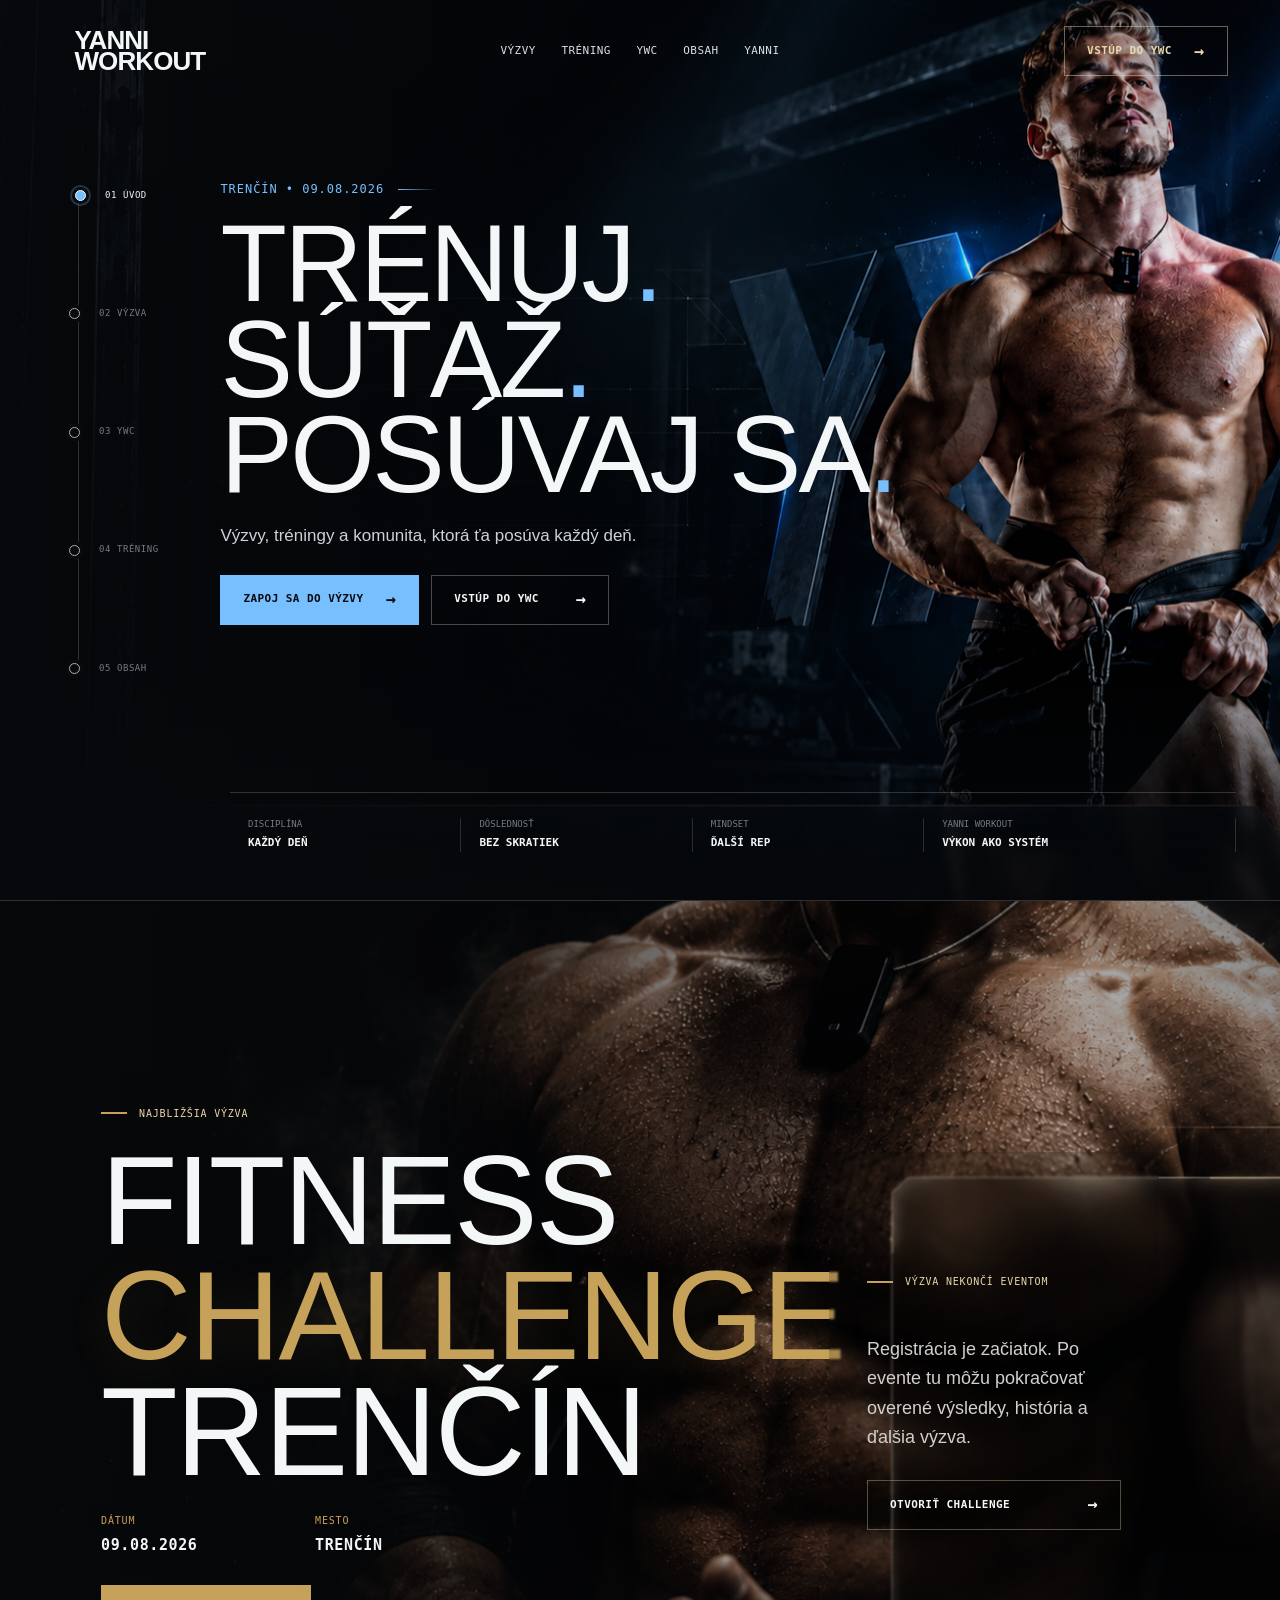
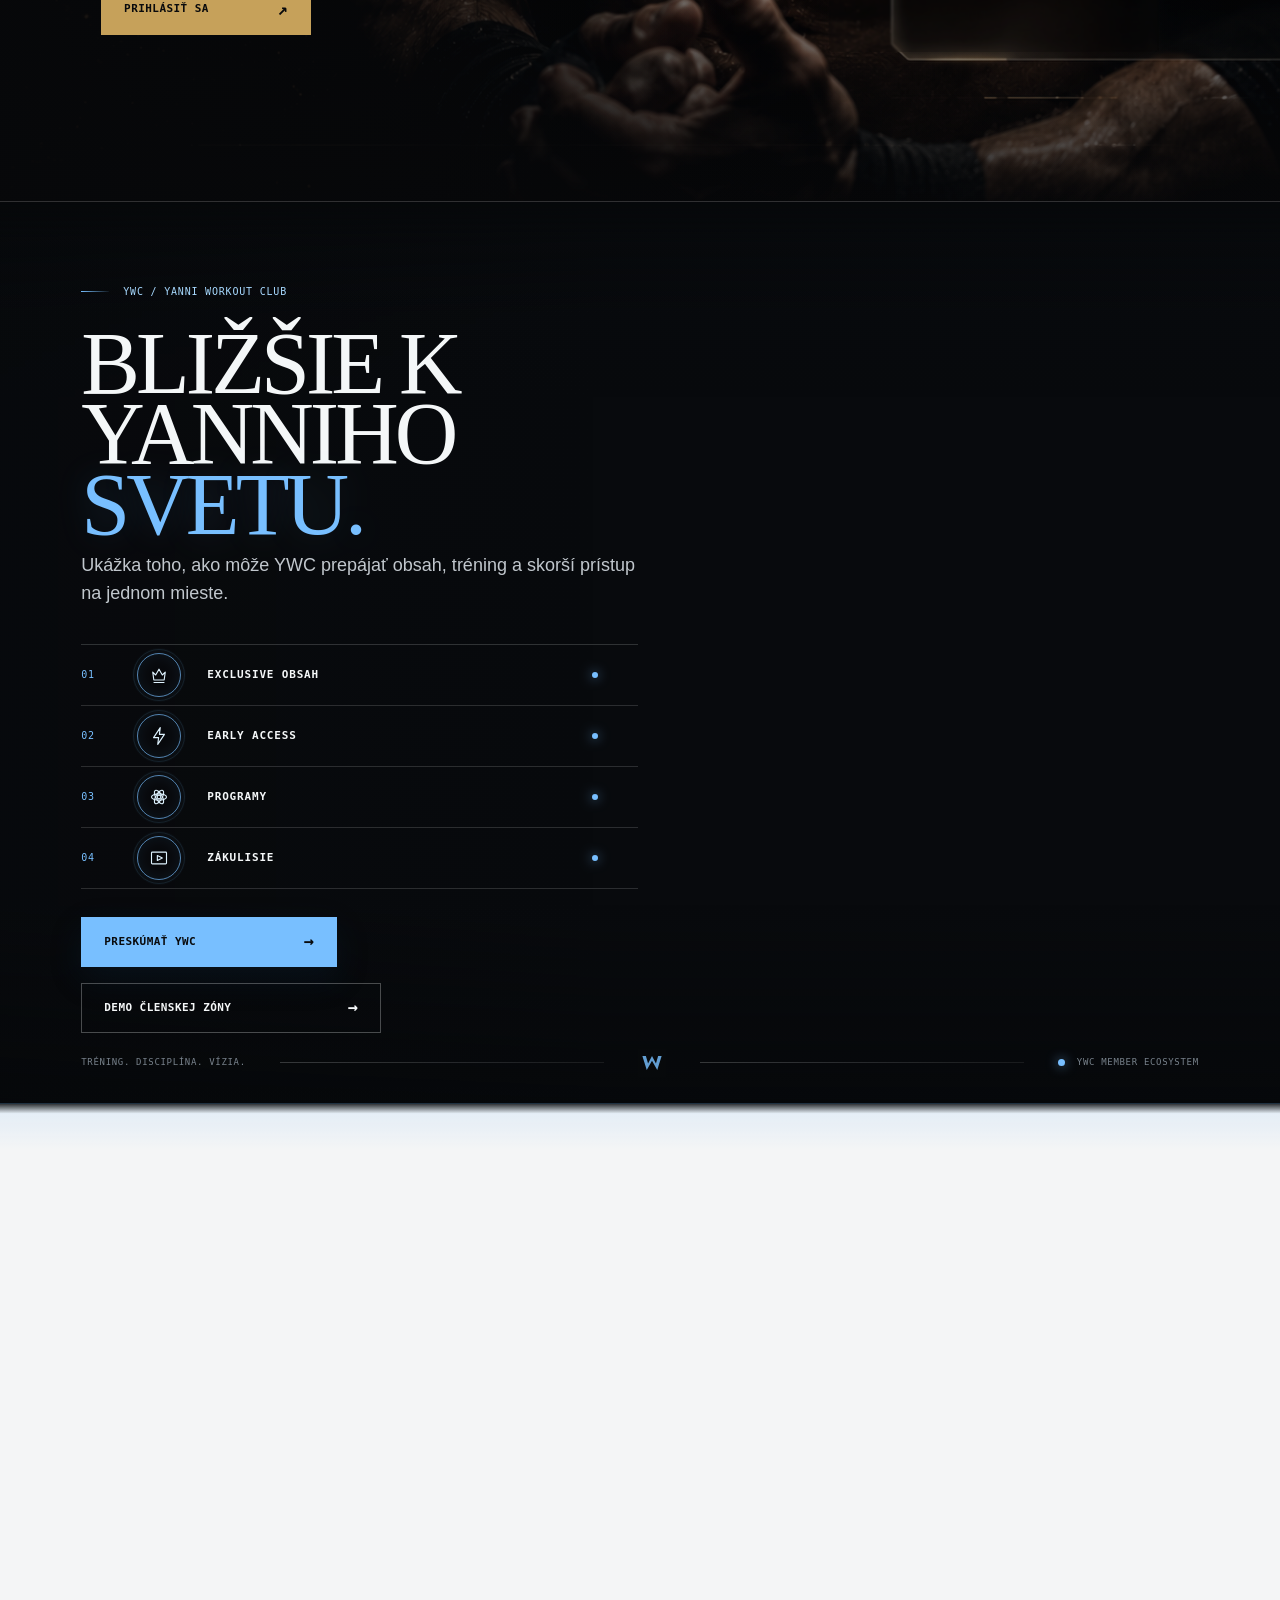
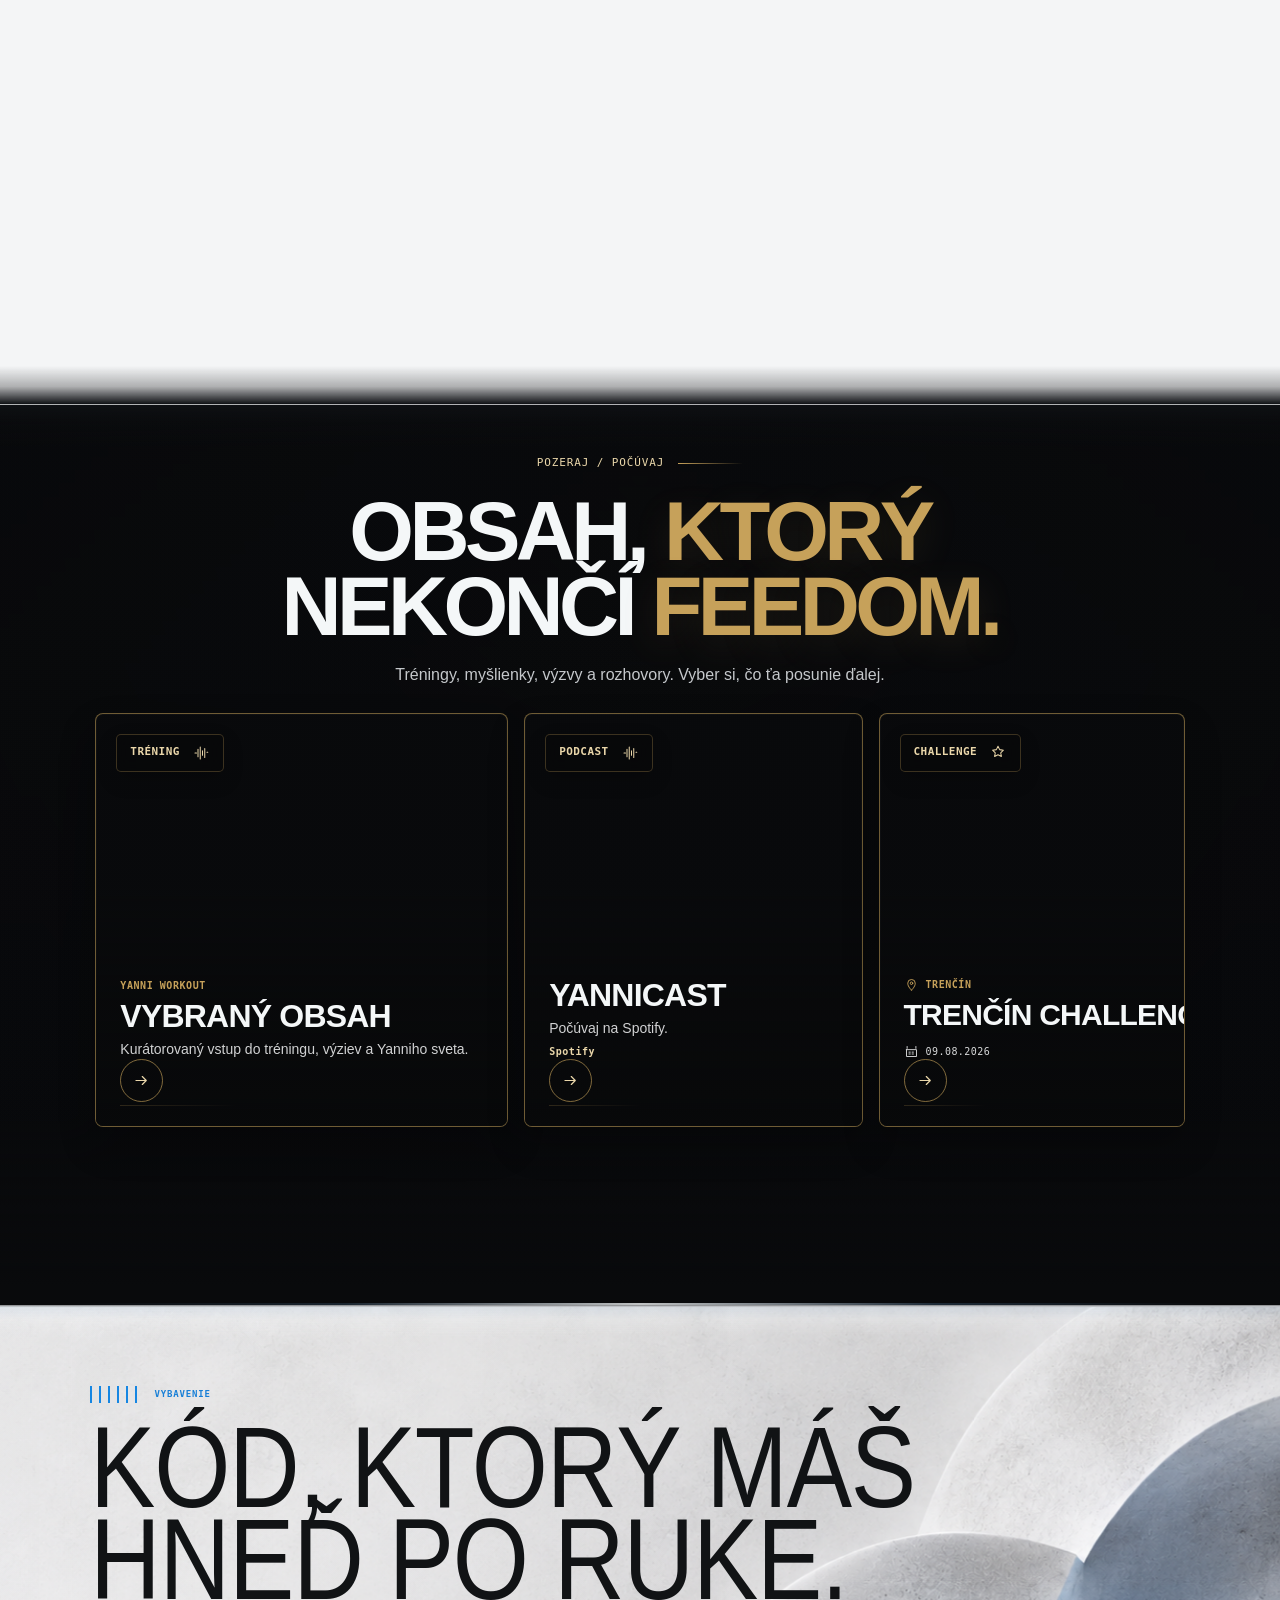
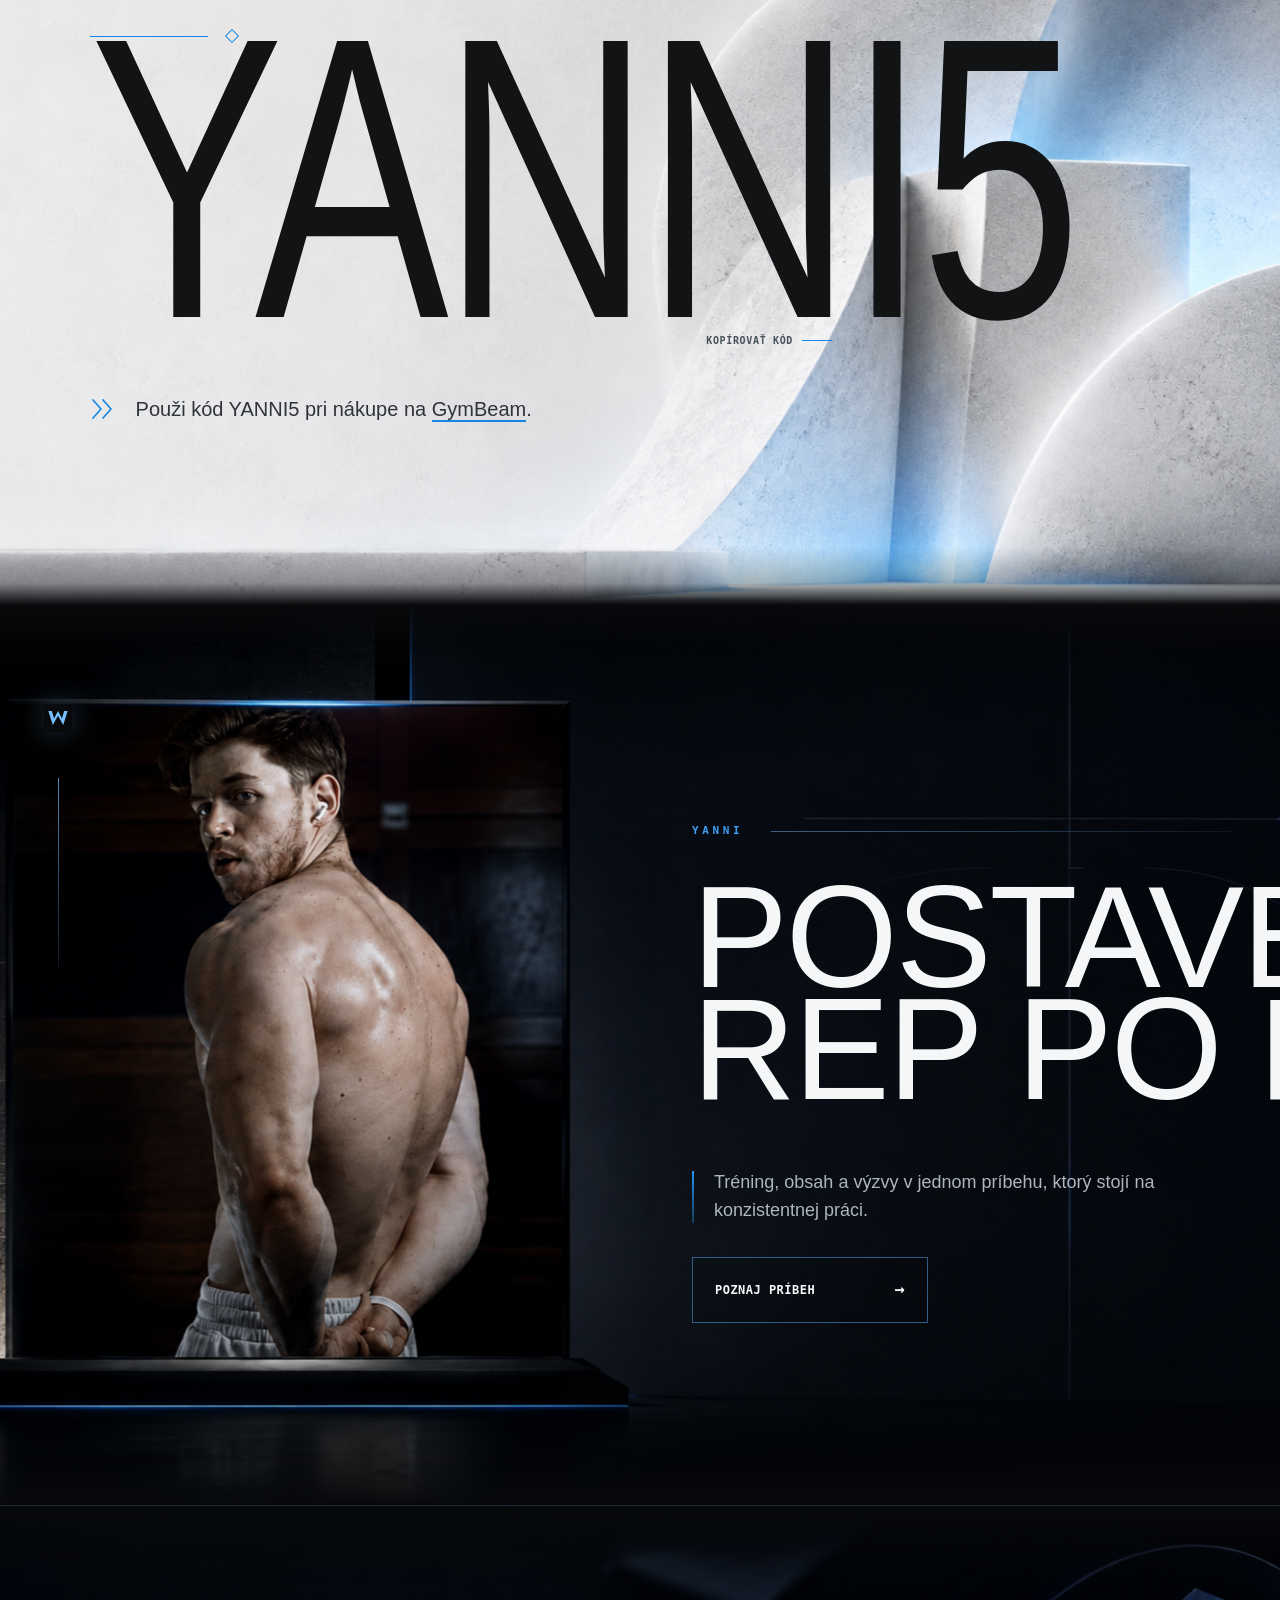
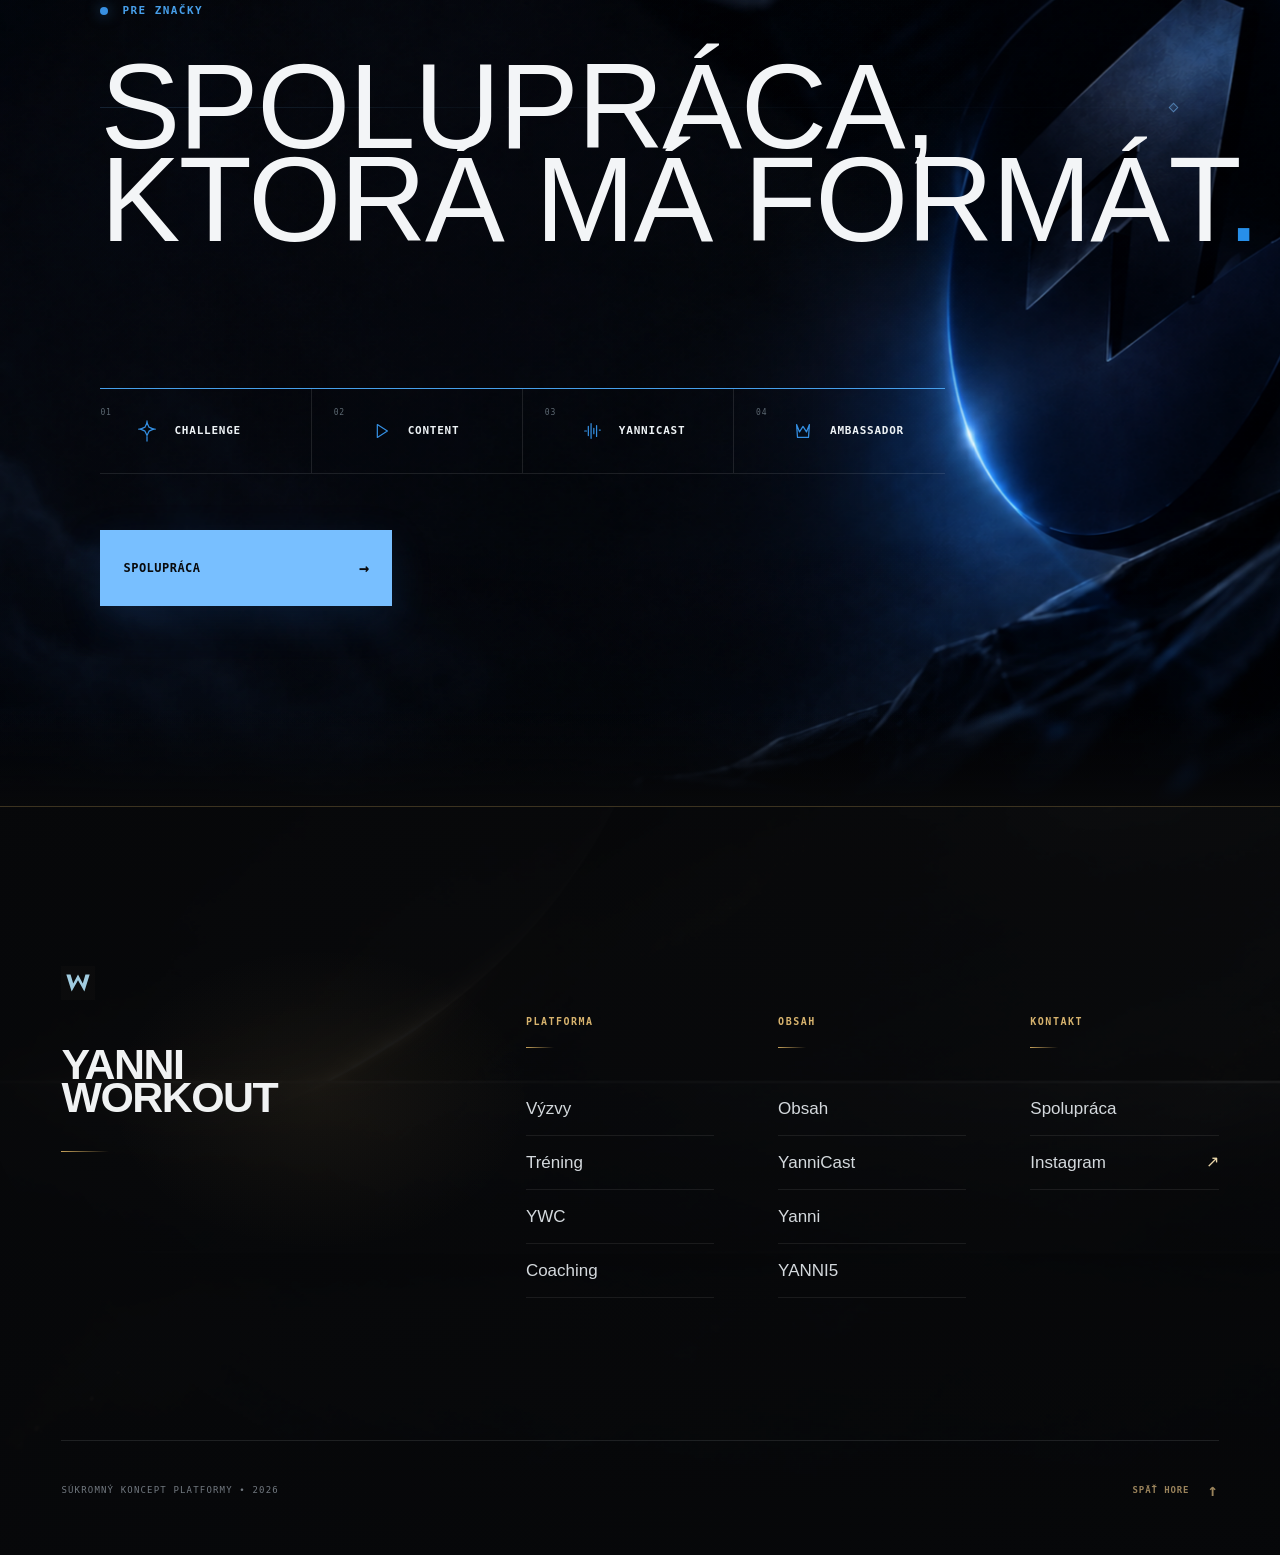
<file: index.html>
<!DOCTYPE html>
<html lang="sk"><head><meta charset="utf-8"/><meta content="width=device-width,initial-scale=1" name="viewport"/><script>document.documentElement.classList.add('js')</script><meta content="noindex,nofollow" name="robots"/><title>YANNI WORKOUT — Concept</title><meta content="YANNI WORKOUT — koncept prémiovej fitness creator platformy." name="description"/><link href="assets/favicon.svg" rel="icon"/><link href="assets/styles.css" rel="stylesheet"/></head><body><a class="skip-link" href="#main">Preskočiť na obsah</a>
<header class="site-header"><div class="header-inner">
<a class="brand" href="index.html"><span>YANNI</span><span>WORKOUT</span></a>
<nav aria-label="Hlavná navigácia" class="nav">
<a href="vyzvy/trencin-2026/index.html">Výzvy</a><a href="trening/index.html">Tréning</a><a href="ywc/index.html">YWC</a><a href="obsah/index.html">Obsah</a><a href="yanni/index.html">Yanni</a></nav>
<div class="header-actions"><a class="btn" href="ywc/index.html"><span>Vstúp do YWC</span><span class="btn-arrow">→</span></a><button aria-controls="mobile-menu" aria-expanded="false" aria-label="Otvoriť menu" class="menu-btn" type="button"><i></i></button></div>
</div></header>
<div aria-hidden="true" class="mobile-panel" id="mobile-menu"><div class="mobile-top"><a class="brand" href="index.html"><span>YANNI</span><span>WORKOUT</span></a><button aria-label="Zatvoriť menu" class="mobile-close" type="button"><span aria-hidden="true"></span></button></div><nav aria-label="Mobilná navigácia" class="mobile-links"><a href="vyzvy/trencin-2026/index.html">Výzvy</a><a href="trening/index.html">Tréning</a><a href="ywc/index.html">YWC</a><a href="coaching/index.html">Coaching</a><a href="obsah/index.html">Obsah</a><a href="yanni/index.html">Yanni</a><a href="vybava/index.html">Vybavenie</a><a href="spolupraca/index.html">Spolupráca</a></nav><div class="mobile-bottom"><a class="btn btn-primary" href="ywc/index.html"><span>Vstúp do YWC</span><span class="btn-arrow">→</span></a></div></div><main id="main">
<section class="hero" data-rail="intro"><div aria-hidden="true" class="hero-scene"><img alt="" data-scene-depth="8" decoding="async" fetchpriority="high" height="941" loading="eager" src="backgrounds/section1.webp" width="1672"/></div><aside aria-hidden="true" class="rack-rail"><span class="rail-track-fill"></span><div class="rail-item active" data-rail-item="intro"><span class="rail-dot"></span><span>01 Úvod</span></div><div class="rail-item" data-rail-item="challenge"><span class="rail-dot"></span><span>02 Výzva</span></div><div class="rail-item" data-rail-item="ywc"><span class="rail-dot"></span><span>03 YWC</span></div><div class="rail-item" data-rail-item="train"><span class="rail-dot"></span><span>04 Tréning</span></div><div class="rail-item" data-rail-item="content"><span class="rail-dot"></span><span>05 Obsah</span></div></aside><div class="hero-grid"><div class="hero-copy"><div class="meta">Trenčín • 09.08.2026</div><h1 class="display"><span class="display-line">Trénuj<span class="display-accent">.</span></span><span class="display-line">Súťaž<span class="display-accent">.</span></span><span class="display-line">Posúvaj sa<span class="display-accent">.</span></span></h1><p class="hero-sub">Výzvy, tréningy a komunita, ktorá ťa posúva každý deň.</p><div class="cta-row"><a class="btn btn-primary" href="vyzvy/trencin-2026/index.html"><span>Zapoj sa do výzvy</span><span class="btn-arrow">→</span></a><a class="btn" href="ywc/index.html"><span>Vstúp do YWC</span><span class="btn-arrow">→</span></a></div></div></div><div aria-hidden="true" class="mobile-rail"><span class="active">01</span><i></i><span>02</span><i></i><span>03</span><i></i><span>04</span><i></i><span>05</span></div><div aria-hidden="true" class="hero-foot"><div>Disciplína<strong>Každý deň</strong></div><div>Dôslednosť<strong>Bez skratiek</strong></div><div>Mindset<strong>Ďalší rep</strong></div><div>YANNI WORKOUT<strong>Výkon ako systém</strong></div></div></section>
<section class="section challenge" data-rail="challenge"><div aria-hidden="true" class="challenge-bg"><img alt="" data-deferred-src="backgrounds/section2.webp" data-scene-depth="6" decoding="async" fetchpriority="low" height="941" loading="lazy" width="1672"/></div><div class="section-inner challenge-layout"><div class="challenge-copy reveal"><div class="section-kicker">Najbližšia výzva</div><h2 class="section-title"><span class="challenge-title-line">Fitness</span><span class="challenge-title-line challenge-title-accent">Challenge</span><span class="challenge-title-line">Trenčín</span></h2><dl class="event-facts"><div><dt>Dátum</dt><dd>09.08.2026</dd></div><div><dt>Mesto</dt><dd>Trenčín</dd></div></dl><a class="btn btn-primary challenge-register" href="https://docs.google.com/forms/d/e/1FAIpQLSe_MSAHzqV_VSkyi9Rxf2vaXoPgUU0fr77EY4IcJjrfdk0KKQ/viewform" rel="noopener noreferrer" target="_blank"><span>Prihlásiť sa<span class="sr-only"> — otvorí sa v novej karte</span></span><span aria-hidden="true" class="btn-arrow">↗</span></a></div><aside class="challenge-panel reveal" data-challenge-depth=""><div class="section-kicker">Výzva nekončí eventom</div><p class="section-copy">Registrácia je začiatok. Po evente tu môžu pokračovať overené výsledky, história a ďalšia výzva.</p><a class="btn" href="vyzvy/trencin-2026/index.html"><span>Otvoriť challenge</span><span class="btn-arrow">→</span></a></aside></div></section>
<section aria-labelledby="ywc-title" class="section ywc" data-rail="ywc">
<div aria-hidden="true" class="ywc-scene"><img alt="" data-proximity-src="backgrounds/section3.webp" data-scene-depth="4" decoding="async" fetchpriority="low" height="941" loading="lazy" width="1672"/></div>
<div class="section-inner ywc-layout"><div class="ywc-copy reveal"><div class="section-kicker">YWC / Yanni Workout Club</div><h2 class="section-title" id="ywc-title"><span>Bližšie k</span><span>Yanniho</span><span class="ywc-title-accent">svetu.</span></h2><p class="section-copy">Ukážka toho, ako môže YWC prepájať obsah, tréning a skorší prístup na jednom mieste.</p><ul class="benefit-list"><li class="benefit-row"><span class="benefit-index">01</span><span aria-hidden="true" class="benefit-icon"><svg viewBox="0 0 24 24"><path d="M4.5 8.5 8 12l4-7 4 7 3.5-3.5-1.3 9.5H5.8L4.5 8.5Z"/><path d="M6 21h12"/></svg></span><span class="benefit-label">Exclusive obsah</span><span aria-hidden="true" class="benefit-state"></span></li><li class="benefit-row"><span class="benefit-index">02</span><span aria-hidden="true" class="benefit-icon"><svg viewBox="0 0 24 24"><path d="m13.5 2-8 12h6l-1 8 8-12h-6l1-8Z"/></svg></span><span class="benefit-label">Early access</span><span aria-hidden="true" class="benefit-state"></span></li><li class="benefit-row"><span class="benefit-index">03</span><span aria-hidden="true" class="benefit-icon"><svg viewBox="0 0 24 24"><circle cx="12" cy="12" r="2.2"/><ellipse cx="12" cy="12" rx="9" ry="3.8"/><ellipse cx="12" cy="12" rx="9" ry="3.8" transform="rotate(60 12 12)"/><ellipse cx="12" cy="12" rx="9" ry="3.8" transform="rotate(120 12 12)"/></svg></span><span class="benefit-label">Programy</span><span aria-hidden="true" class="benefit-state"></span></li><li class="benefit-row"><span class="benefit-index">04</span><span aria-hidden="true" class="benefit-icon"><svg viewBox="0 0 24 24"><rect x="3" y="5" width="18" height="14" rx="1"/><path d="m10 9 6 3-6 3V9Z"/></svg></span><span class="benefit-label">Zákulisie</span><span aria-hidden="true" class="benefit-state"></span></li></ul><div class="cta-row"><a class="btn btn-primary" href="ywc/index.html"><span>Preskúmať YWC</span><span class="btn-arrow">→</span></a><a class="btn" href="preview/klub/index.html"><span>Demo členskej zóny</span><span class="btn-arrow">→</span></a></div></div></div>
<div aria-hidden="true" class="ywc-utility"><span>Tréning. Disciplína. Vízia.</span><i></i><img alt="" height="28" src="assets/favicon.svg" width="28"/><i></i><span><b></b>YWC member ecosystem</span></div>
</section>
<section aria-labelledby="train-title" class="section train" data-rail="train">
<div aria-hidden="true" class="train-scene"><img alt="" data-proximity-src="backgrounds/section4.webp" data-scene-depth="3" decoding="async" fetchpriority="low" height="941" loading="lazy" width="1672"/></div>
<div class="section-inner train-layout"><header class="train-heading reveal"><div class="section-kicker">Trénuj so mnou</div><h2 class="section-title" id="train-title"><span>Z pozornosti</span><span>do akcie<span class="train-title-accent">.</span></span></h2></header><div class="train-grid"><article class="train-panel featured reveal"><span aria-hidden="true" class="train-icon"><svg viewBox="0 0 24 24"><circle cx="12" cy="7.5" r="3.5"/><path d="M5 21v-2.5c0-3.3 2.7-6 6-6h2c3.3 0 6 2.7 6 6V21H5Z"/></svg></span><div class="train-panel-copy"><h3>Osobný<br/>coaching</h3><p>Individuálny ďalší krok pre človeka, ktorý chce ísť v tréningu osobnejšie.</p><a class="btn" href="coaching/index.html"><span>Chcem coaching</span><span class="btn-arrow">→</span></a></div></article><article class="train-panel reveal"><span aria-hidden="true" class="train-icon"><svg viewBox="0 0 24 24"><path d="M9 4h6l1 2h3v15H5V6h3l1-2Z"/><path d="M9 4v3h6V4M9 12h6M9 16h6"/></svg></span><div class="train-panel-copy"><h3>Tréningový<br/>plán</h3><p>Aktuálny tréningový plán máš na jednom mieste a otvoríš ho priamo z platformy.</p><a class="btn" href="trening/index.html"><span>Pozri tréning</span><span class="btn-arrow">→</span></a></div></article></div></div>
</section>
<section aria-labelledby="content-title" class="section content-section" data-rail="content"><div aria-hidden="true" class="content-scene"><img alt="" data-proximity-src="backgrounds/section5.webp" data-scene-depth="2" decoding="async" fetchpriority="low" height="941" loading="lazy" width="1672"/></div><div class="content-layout"><header class="content-heading reveal"><div class="section-kicker">Pozeraj / počúvaj</div><h2 class="section-title" id="content-title"><span>Obsah, <em>ktorý</em></span><span>nekončí <em>feedom.</em></span></h2><p>Tréningy, myšlienky, výzvy a rozhovory. Vyber si, čo ťa posunie ďalej.</p></header><div class="content-grid"><a class="content-card content-card-featured reveal" href="obsah/index.html"><span aria-hidden="true" class="content-card-media"><img alt="" data-proximity-src="backgrounds/section5.webp" decoding="async" fetchpriority="low" height="941" loading="lazy" width="1672"/></span><span class="content-card-label"><span>Tréning</span><svg aria-hidden="true" viewBox="0 0 24 24"><path d="M4 12h2m2-5v10m3-13v16m3-11v6m3-9v12m3-7h1"/></svg></span><span class="content-card-copy"><small>Yanni Workout</small><strong>Vybraný obsah</strong><span>Kurátorovaný vstup do tréningu, výziev a Yanniho sveta.</span><i aria-hidden="true" class="content-card-arrow"><svg viewBox="0 0 24 24"><path d="M5 12h13m-5-5 5 5-5 5"/></svg></i></span></a><a class="content-card content-card-podcast reveal" href="yannicast/index.html"><span aria-hidden="true" class="content-card-media"><img alt="" data-proximity-src="backgrounds/section5.webp" decoding="async" fetchpriority="low" height="941" loading="lazy" width="1672"/></span><span class="content-card-label"><span>Podcast</span><svg aria-hidden="true" viewBox="0 0 24 24"><path d="M4 12h2m2-5v10m3-13v16m3-11v6m3-9v12m3-7h1"/></svg></span><span class="content-card-copy"><strong>YanniCast</strong><span>Počúvaj na Spotify.</span><small class="content-card-utility">Spotify</small><i aria-hidden="true" class="content-card-arrow"><svg viewBox="0 0 24 24"><path d="M5 12h13m-5-5 5 5-5 5"/></svg></i></span></a><a class="content-card content-card-challenge reveal" href="vyzvy/trencin-2026/index.html"><span aria-hidden="true" class="content-card-media"><img alt="" data-proximity-src="backgrounds/section5.webp" decoding="async" fetchpriority="low" height="941" loading="lazy" width="1672"/></span><span class="content-card-label"><span>Challenge</span><svg aria-hidden="true" viewBox="0 0 24 24"><path d="m12 3 2.2 4.5 5 .7-3.6 3.5.9 4.9-4.5-2.3-4.5 2.3.9-4.9-3.6-3.5 5-.7L12 3Z"/></svg></span><span class="content-card-copy"><small class="content-location"><svg aria-hidden="true" viewBox="0 0 24 24"><path d="M12 21s6-5.2 6-11a6 6 0 1 0-12 0c0 5.8 6 11 6 11Z"/><circle cx="12" cy="10" r="2"/></svg>Trenčín</small><strong>Trenčín Challenge</strong><span class="content-date"><svg aria-hidden="true" viewBox="0 0 24 24"><path d="M5 4v3m14-3v3M4 9h16v11H4V9Zm4 4h2m3 0h2m-7 3h2m3 0h2"/></svg>09.08.2026</span><i aria-hidden="true" class="content-card-arrow"><svg viewBox="0 0 24 24"><path d="M5 12h13m-5-5 5 5-5 5"/></svg></i></span></a></div></div></section>
<section aria-labelledby="gear-title" class="section gear"><div aria-hidden="true" class="gear-scene"><img alt="" data-proximity-src="backgrounds/section6.webp" data-scene-depth="3" decoding="async" fetchpriority="low" height="941" loading="lazy" width="1672"/></div><div class="gear-layout"><div class="gear-copy reveal"><div class="gear-kicker"><span aria-hidden="true" class="gear-ticks"><i></i><i></i><i></i><i></i><i></i><i></i></span><span>Vybavenie</span></div><h2 class="section-title" id="gear-title"><span>Kód, ktorý máš</span><span>hneď po ruke.</span></h2><button aria-describedby="gear-copy-note gear-copy-status" class="gear-code-button" data-copy-code="YANNI5" type="button"><span class="gear-code">YANNI5</span><span class="gear-copy-cue" data-copy-label>Kopírovať kód</span></button><p class="gear-note" id="gear-copy-note"><svg aria-hidden="true" viewBox="0 0 28 24"><path d="m3 3 8 9-8 9m10-18 8 9-8 9"/></svg><span>Použi kód YANNI5 pri nákupe na <span class="gear-brand">GymBeam</span>.</span></p><span aria-live="polite" class="sr-only" id="gear-copy-status" role="status"></span></div></div></section>
<section aria-labelledby="story-title" class="section story">
<div aria-hidden="true" class="story-scene"><img alt="" data-proximity-src="backgrounds/section7.webp" data-scene-depth="3" decoding="async" fetchpriority="low" height="941" loading="lazy" width="1672"/></div>
<div aria-hidden="true" class="story-rack-mark"><img alt="" height="28" src="assets/favicon.svg" width="28"/><i></i></div>
<div class="story-layout"><div class="story-copy reveal"><div class="story-kicker"><span>Yanni</span><i aria-hidden="true"></i></div><h2 class="section-title" id="story-title"><span>Postavené</span><span>rep po repe<span class="story-title-accent">.</span></span></h2><p class="section-copy">Tréning, obsah a výzvy v jednom príbehu, ktorý stojí na konzistentnej práci.</p><a class="btn" href="yanni/index.html"><span>Poznaj príbeh</span><span aria-hidden="true" class="btn-arrow">→</span></a></div></div>
</section>
<section aria-labelledby="partners-title" class="section partners">
<div aria-hidden="true" class="partners-scene"><img alt="" data-proximity-src="backgrounds/section8.webp" data-scene-depth="3" decoding="async" fetchpriority="low" height="941" loading="lazy" width="1672"/></div>
<div aria-hidden="true" class="partners-technical"><i></i><i></i><i></i></div>
<div class="partners-layout"><div class="partners-copy reveal"><div class="partners-kicker"><i aria-hidden="true"></i><span>Pre značky</span></div><h2 class="section-title" id="partners-title"><span>Spolupráca,</span><span>ktorá má formát<span class="partners-title-accent">.</span></span></h2><ul aria-label="Formáty spolupráce" class="partner-formats"><li><span class="partner-index">01</span><svg aria-hidden="true" viewBox="0 0 24 24"><path d="m12 3 2.2 4.8 4.8 2.2-4.8 2.2L12 17l-2.2-4.8L5 10l4.8-2.2L12 3Z"/><path d="M12 1v3m0 14v5M3 10h3m12 0h3"/></svg><strong>Challenge</strong></li><li><span class="partner-index">02</span><svg aria-hidden="true" viewBox="0 0 24 24"><path d="m8 5 11 7-11 7V5Z"/></svg><strong>Content</strong></li><li><span class="partner-index">03</span><svg aria-hidden="true" viewBox="0 0 24 24"><path d="M4 12h2m2-5v10m3-13v16m3-11v6m3-9v12m3-7h1"/></svg><strong>YanniCast</strong></li><li><span class="partner-index">04</span><svg aria-hidden="true" viewBox="0 0 24 24"><path d="m5 5 3.2 8L12 7l3.8 6L19 5l-1 14H6L5 5Z"/></svg><strong>Ambassador</strong></li></ul><a class="btn btn-primary partners-cta" href="spolupraca/index.html"><span>Spolupráca</span><span aria-hidden="true" class="btn-arrow">→</span></a></div></div>
</section>
</main><footer class="site-footer">
<div aria-hidden="true" class="footer-scene"><img alt="" data-proximity-src="backgrounds/footer.webp" data-scene-depth="2" decoding="async" fetchpriority="low" height="821" loading="lazy" width="1916"/></div>
<div class="footer-inner reveal"><div class="footer-main"><div class="footer-brand"><img alt="" aria-hidden="true" height="34" src="assets/favicon.svg" width="34"/><a class="brand" href="index.html"><span>YANNI</span><span>WORKOUT</span></a><i aria-hidden="true"></i></div><nav aria-label="Navigácia v pätičke" class="footer-nav"><div class="footer-col"><h2>Platforma</h2><a href="vyzvy/trencin-2026/index.html">Výzvy</a><a href="trening/index.html">Tréning</a><a href="ywc/index.html">YWC</a><a href="coaching/index.html">Coaching</a></div><div class="footer-col"><h2>Obsah</h2><a href="obsah/index.html">Obsah</a><a href="yannicast/index.html">YanniCast</a><a href="yanni/index.html">Yanni</a><a href="vybava/index.html">YANNI5</a></div><div class="footer-col"><h2>Kontakt</h2><a href="spolupraca/index.html">Spolupráca</a><a href="https://www.instagram.com/yanni_kato/" rel="noopener noreferrer" target="_blank"><span>Instagram</span><span aria-hidden="true" class="footer-link-arrow">↗</span><span class="sr-only"> — otvorí sa v novej karte</span></a></div></nav></div><div class="footer-meta"><p class="demo-note">Súkromný koncept platformy • 2026</p><a aria-label="Späť na začiatok stránky" class="footer-top" href="#main"><span>Späť hore</span><span aria-hidden="true">↑</span></a></div></div>
</footer><script src="assets/app.js"></script></body></html>
</file>
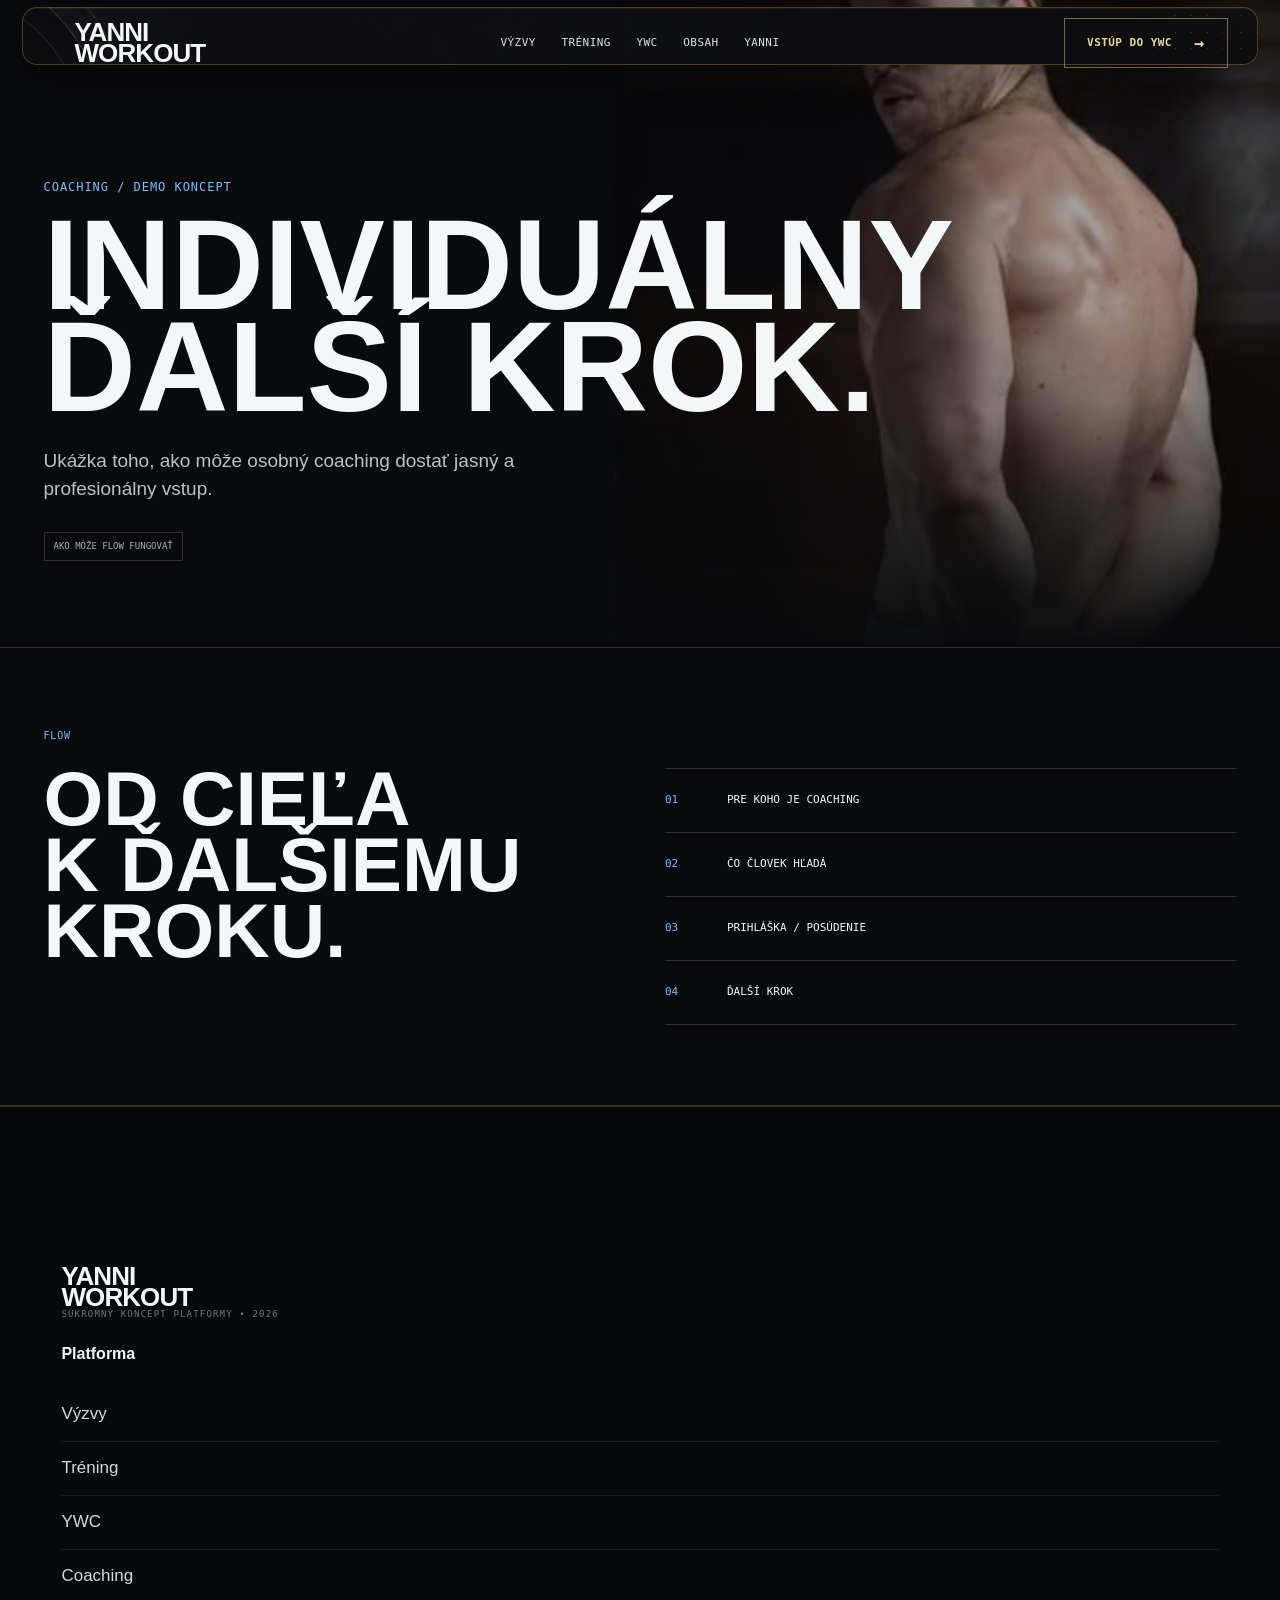
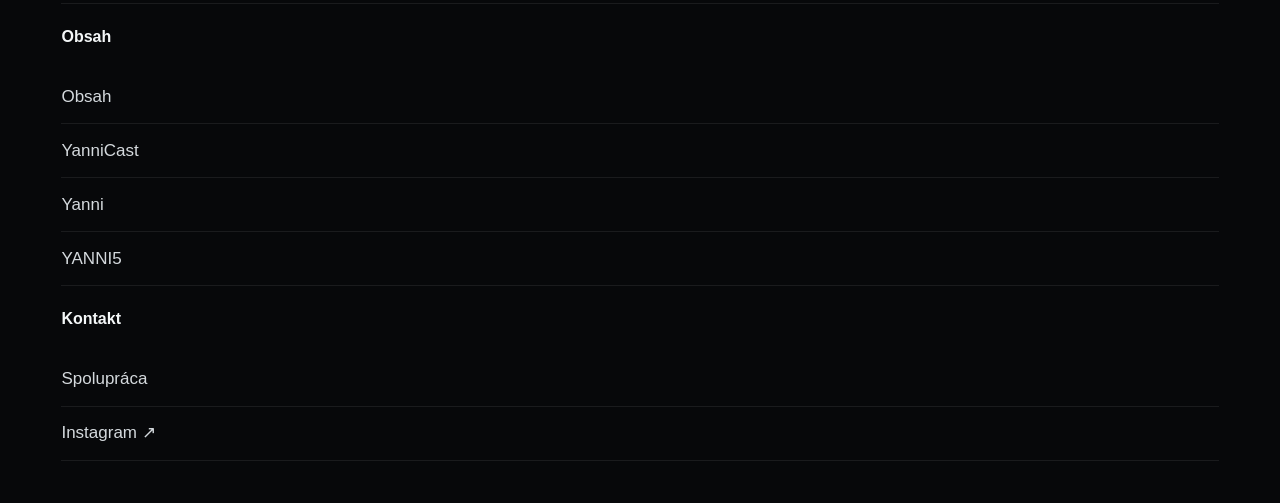
<file: coaching/index.html>
<!DOCTYPE html>
<html lang="sk"><head><meta charset="utf-8"/><meta content="width=device-width,initial-scale=1" name="viewport"/><script>document.documentElement.classList.add('js')</script><meta content="noindex,nofollow" name="robots"/><title>Coaching — YANNI WORKOUT</title><meta content="YANNI WORKOUT — koncept prémiovej fitness creator platformy." name="description"/><link href="../assets/favicon.svg" rel="icon"/><link href="../assets/styles.css" rel="stylesheet"/></head><body><a class="skip-link" href="#main">Preskočiť na obsah</a>
<header class="site-header"><div class="header-inner">
<a class="brand" href="../index.html"><span>YANNI</span><span>WORKOUT</span></a>
<nav aria-label="Hlavná navigácia" class="nav">
<a href="../vyzvy/trencin-2026/index.html">Výzvy</a><a href="../trening/index.html">Tréning</a><a href="../ywc/index.html">YWC</a><a href="../obsah/index.html">Obsah</a><a href="../yanni/index.html">Yanni</a></nav>
<div class="header-actions"><a class="btn" href="../ywc/index.html"><span>Vstúp do YWC</span><span class="btn-arrow">→</span></a><button aria-controls="mobile-menu" aria-expanded="false" aria-label="Otvoriť menu" class="menu-btn" type="button"><i></i></button></div>
</div></header>
<div aria-hidden="true" class="mobile-panel" id="mobile-menu"><div class="mobile-top"><a class="brand" href="../index.html"><span>YANNI</span><span>WORKOUT</span></a><button aria-label="Zatvoriť menu" class="mobile-close" type="button"><span aria-hidden="true"></span></button></div><nav aria-label="Mobilná navigácia" class="mobile-links"><a href="../vyzvy/trencin-2026/index.html">Výzvy</a><a href="../trening/index.html">Tréning</a><a href="../ywc/index.html">YWC</a><a href="../coaching/index.html">Coaching</a><a href="../obsah/index.html">Obsah</a><a href="../yanni/index.html">Yanni</a><a href="../vybava/index.html">Vybavenie</a><a href="../spolupraca/index.html">Spolupráca</a></nav><div class="mobile-bottom"><a class="btn btn-primary" href="../ywc/index.html"><span>Vstúp do YWC</span><span class="btn-arrow">→</span></a></div></div><main id="main"><section class="page-hero"><img alt="Yanni počas pózovania" class="page-hero-photo" decoding="async" height="597" src="../assets/yanni-back.webp" width="335"/><div class="inner"><div class="meta">Coaching / demo koncept</div><h1>Individuálny<br/>ďalší krok.</h1><p>Ukážka toho, ako môže osobný coaching dostať jasný a profesionálny vstup.</p><span class="concept-badge">Ako môže flow fungovať</span></div></section><section class="detail-section"><div class="detail-inner detail-grid"><div><div class="section-kicker">Flow</div><h2 class="detail-title">Od cieľa<br/>k ďalšiemu kroku.</h2></div><div class="rows"><div><span class="n">01</span><span>Pre koho je coaching</span></div><div><span class="n">02</span><span>Čo človek hľadá</span></div><div><span class="n">03</span><span>Prihláška / posúdenie</span></div><div><span class="n">04</span><span>Ďalší krok</span></div></div></div></section></main><footer class="site-footer"><div class="footer-inner"><div><a class="brand" href="../index.html"><span>YANNI</span><span>WORKOUT</span></a><p class="demo-note">Súkromný koncept platformy • 2026</p></div><div class="footer-col"><h4>Platforma</h4><a href="../vyzvy/trencin-2026/index.html">Výzvy</a><a href="../trening/index.html">Tréning</a><a href="../ywc/index.html">YWC</a><a href="../coaching/index.html">Coaching</a></div><div class="footer-col"><h4>Obsah</h4><a href="../obsah/index.html">Obsah</a><a href="../yannicast/index.html">YanniCast</a><a href="../yanni/index.html">Yanni</a><a href="../vybava/index.html">YANNI5</a></div><div class="footer-col"><h4>Kontakt</h4><a href="../spolupraca/index.html">Spolupráca</a><a href="https://www.instagram.com/yanni_kato/" rel="noopener noreferrer" target="_blank">Instagram ↗</a></div></div></footer><script src="../assets/app.js"></script></body></html>
</file>
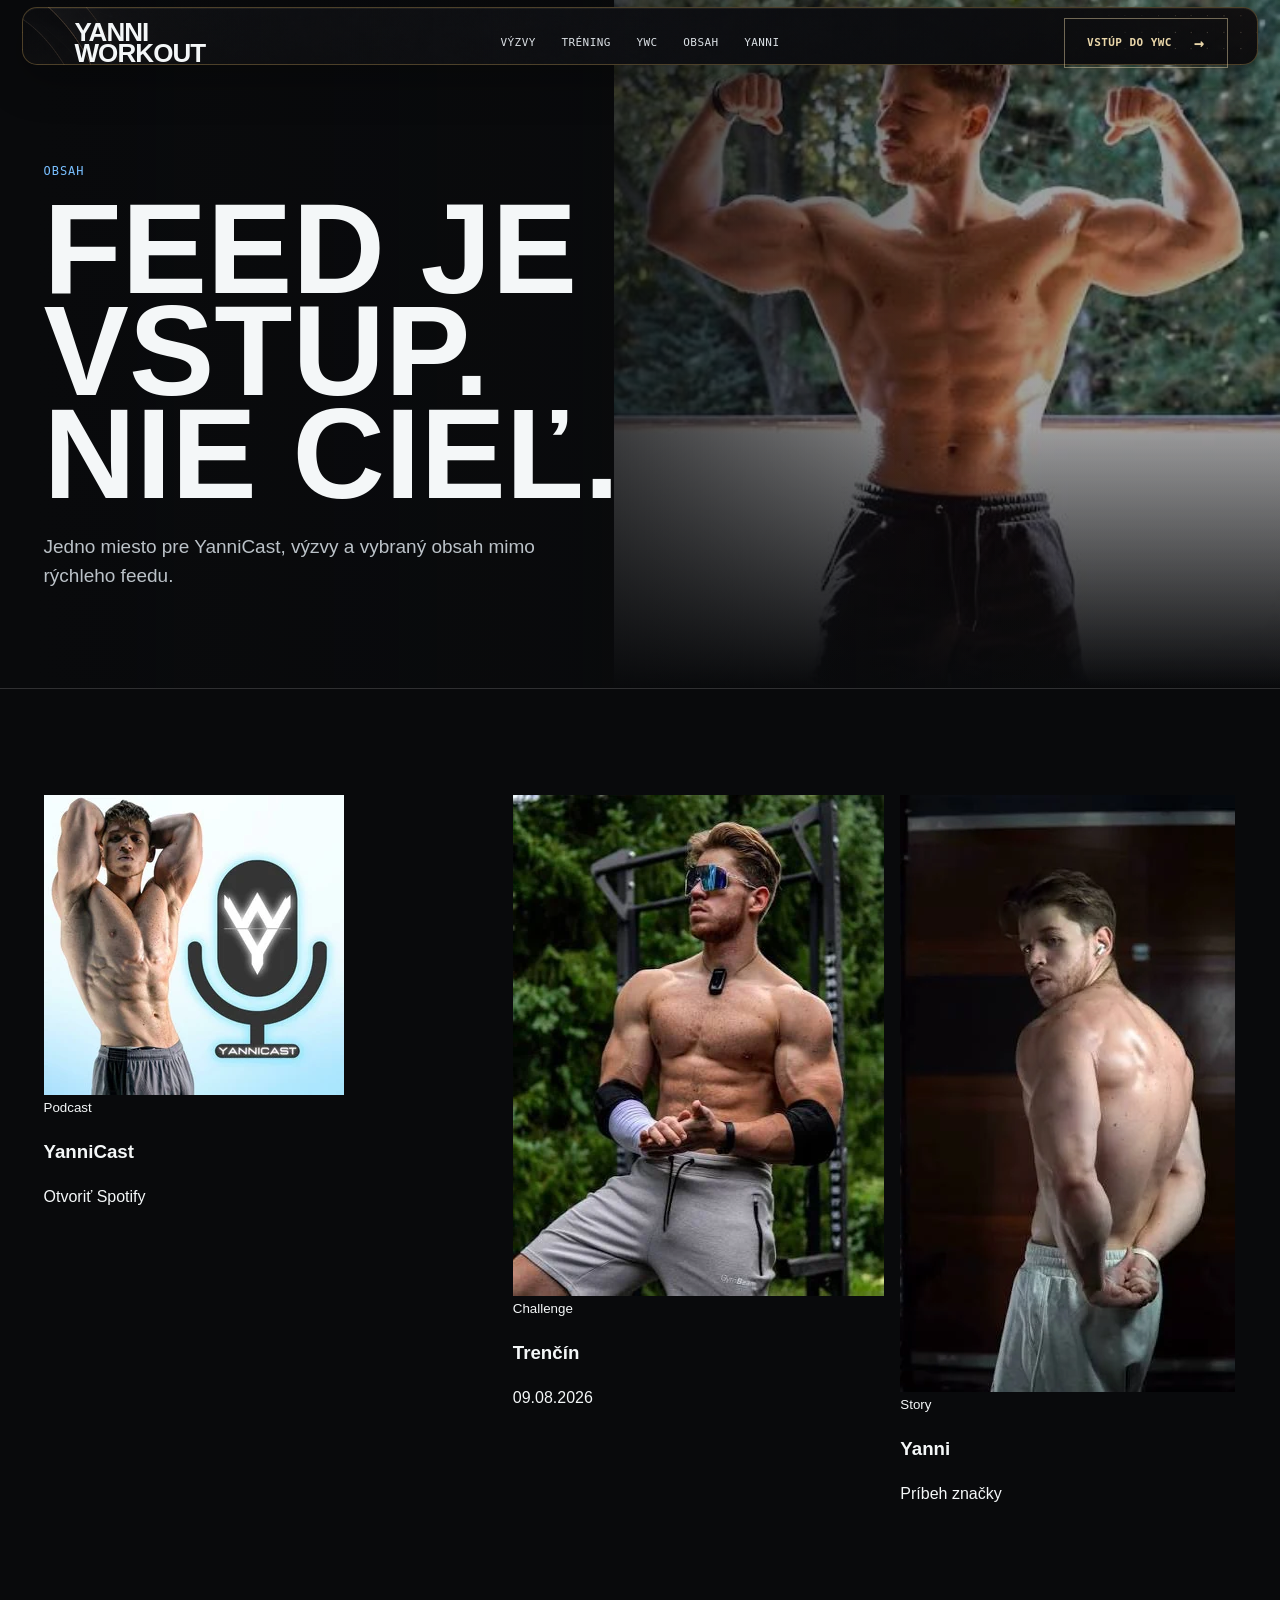
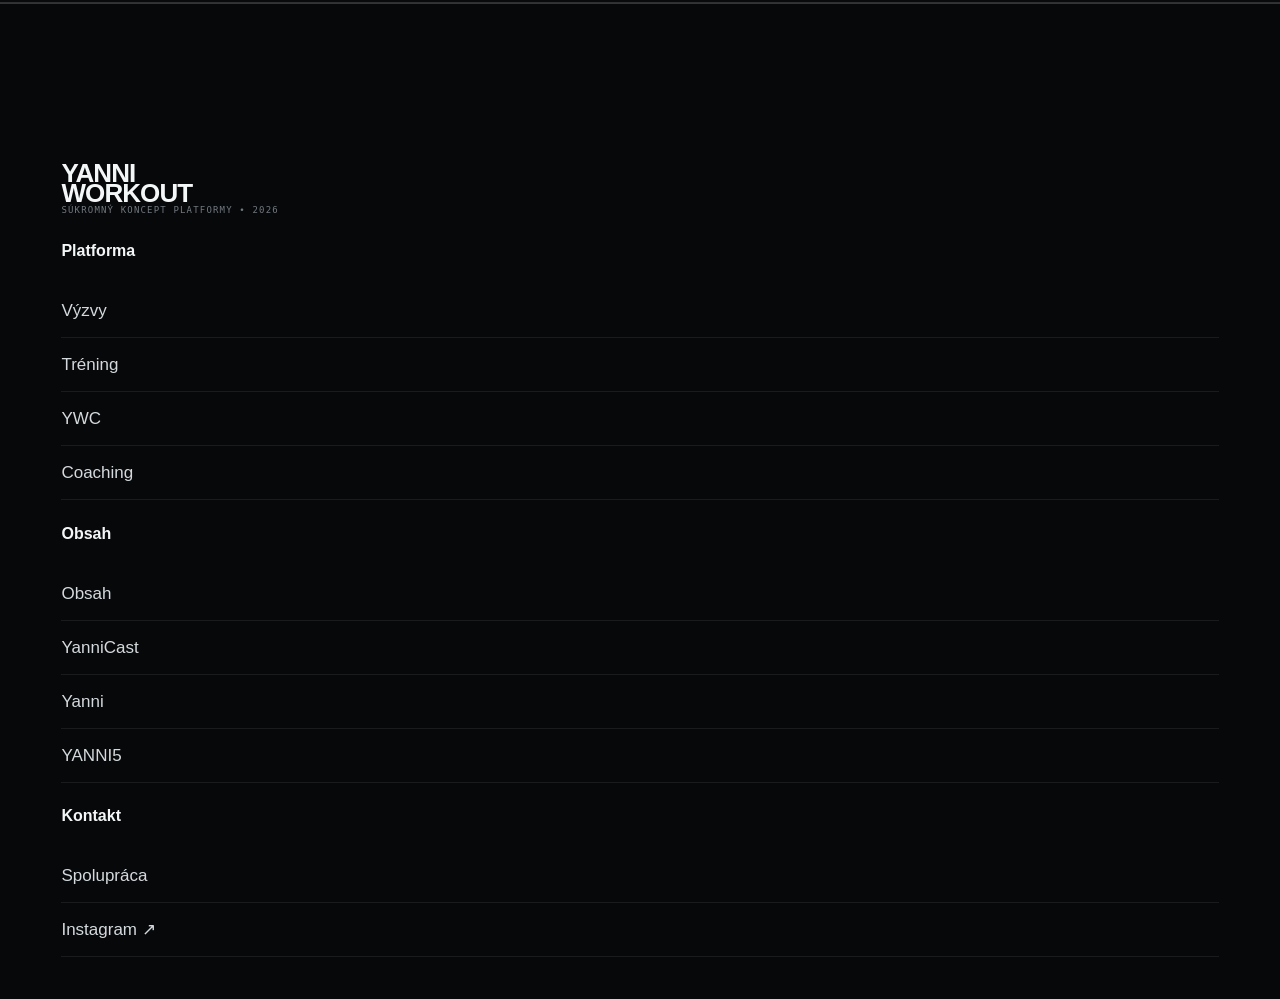
<file: obsah/index.html>
<!DOCTYPE html>
<html lang="sk"><head><meta charset="utf-8"/><meta content="width=device-width,initial-scale=1" name="viewport"/><script>document.documentElement.classList.add('js')</script><meta content="noindex,nofollow" name="robots"/><title>Obsah — YANNI WORKOUT</title><meta content="YANNI WORKOUT — koncept prémiovej fitness creator platformy." name="description"/><link href="../assets/favicon.svg" rel="icon"/><link href="../assets/styles.css" rel="stylesheet"/></head><body><a class="skip-link" href="#main">Preskočiť na obsah</a>
<header class="site-header"><div class="header-inner">
<a class="brand" href="../index.html"><span>YANNI</span><span>WORKOUT</span></a>
<nav aria-label="Hlavná navigácia" class="nav">
<a href="../vyzvy/trencin-2026/index.html">Výzvy</a><a href="../trening/index.html">Tréning</a><a href="../ywc/index.html">YWC</a><a href="../obsah/index.html">Obsah</a><a href="../yanni/index.html">Yanni</a></nav>
<div class="header-actions"><a class="btn" href="../ywc/index.html"><span>Vstúp do YWC</span><span class="btn-arrow">→</span></a><button aria-controls="mobile-menu" aria-expanded="false" aria-label="Otvoriť menu" class="menu-btn" type="button"><i></i></button></div>
</div></header>
<div aria-hidden="true" class="mobile-panel" id="mobile-menu"><div class="mobile-top"><a class="brand" href="../index.html"><span>YANNI</span><span>WORKOUT</span></a><button aria-label="Zatvoriť menu" class="mobile-close" type="button"><span aria-hidden="true"></span></button></div><nav aria-label="Mobilná navigácia" class="mobile-links"><a href="../vyzvy/trencin-2026/index.html">Výzvy</a><a href="../trening/index.html">Tréning</a><a href="../ywc/index.html">YWC</a><a href="../coaching/index.html">Coaching</a><a href="../obsah/index.html">Obsah</a><a href="../yanni/index.html">Yanni</a><a href="../vybava/index.html">Vybavenie</a><a href="../spolupraca/index.html">Spolupráca</a></nav><div class="mobile-bottom"><a class="btn btn-primary" href="../ywc/index.html"><span>Vstúp do YWC</span><span class="btn-arrow">→</span></a></div></div><main id="main"><section class="page-hero"><img alt="Yanni pózuje" class="page-hero-photo" decoding="async" height="501" src="../assets/yanni-bright.webp" width="399"/><div class="inner"><div class="meta">Obsah</div><h1>Feed je vstup.<br/>Nie cieľ.</h1><p>Jedno miesto pre YanniCast, výzvy a vybraný obsah mimo rýchleho feedu.</p></div></section><section class="detail-section"><div class="detail-inner"><div class="content-grid"><a class="media-card" href="../yannicast/index.html"><img alt="YanniCast" decoding="async" height="300" loading="lazy" src="../assets/yannicast.webp" width="300"/><div class="media-copy"><small>Podcast</small><h3>YanniCast</h3><p>Otvoriť Spotify</p></div></a><a class="media-card" href="../vyzvy/trencin-2026/index.html"><img alt="Yanni na outdoor tréningu" decoding="async" height="501" loading="lazy" src="../assets/yanni-outdoor.webp" width="399"/><div class="media-copy"><small>Challenge</small><h3>Trenčín</h3><p>09.08.2026</p></div></a><a class="media-card" href="../yanni/index.html"><img alt="Yanni" decoding="async" height="597" loading="lazy" src="../assets/yanni-back.webp" width="335"/><div class="media-copy"><small>Story</small><h3>Yanni</h3><p>Príbeh značky</p></div></a></div></div></section></main><footer class="site-footer"><div class="footer-inner"><div><a class="brand" href="../index.html"><span>YANNI</span><span>WORKOUT</span></a><p class="demo-note">Súkromný koncept platformy • 2026</p></div><div class="footer-col"><h4>Platforma</h4><a href="../vyzvy/trencin-2026/index.html">Výzvy</a><a href="../trening/index.html">Tréning</a><a href="../ywc/index.html">YWC</a><a href="../coaching/index.html">Coaching</a></div><div class="footer-col"><h4>Obsah</h4><a href="../obsah/index.html">Obsah</a><a href="../yannicast/index.html">YanniCast</a><a href="../yanni/index.html">Yanni</a><a href="../vybava/index.html">YANNI5</a></div><div class="footer-col"><h4>Kontakt</h4><a href="../spolupraca/index.html">Spolupráca</a><a href="https://www.instagram.com/yanni_kato/" rel="noopener noreferrer" target="_blank">Instagram ↗</a></div></div></footer><script src="../assets/app.js"></script></body></html>
</file>
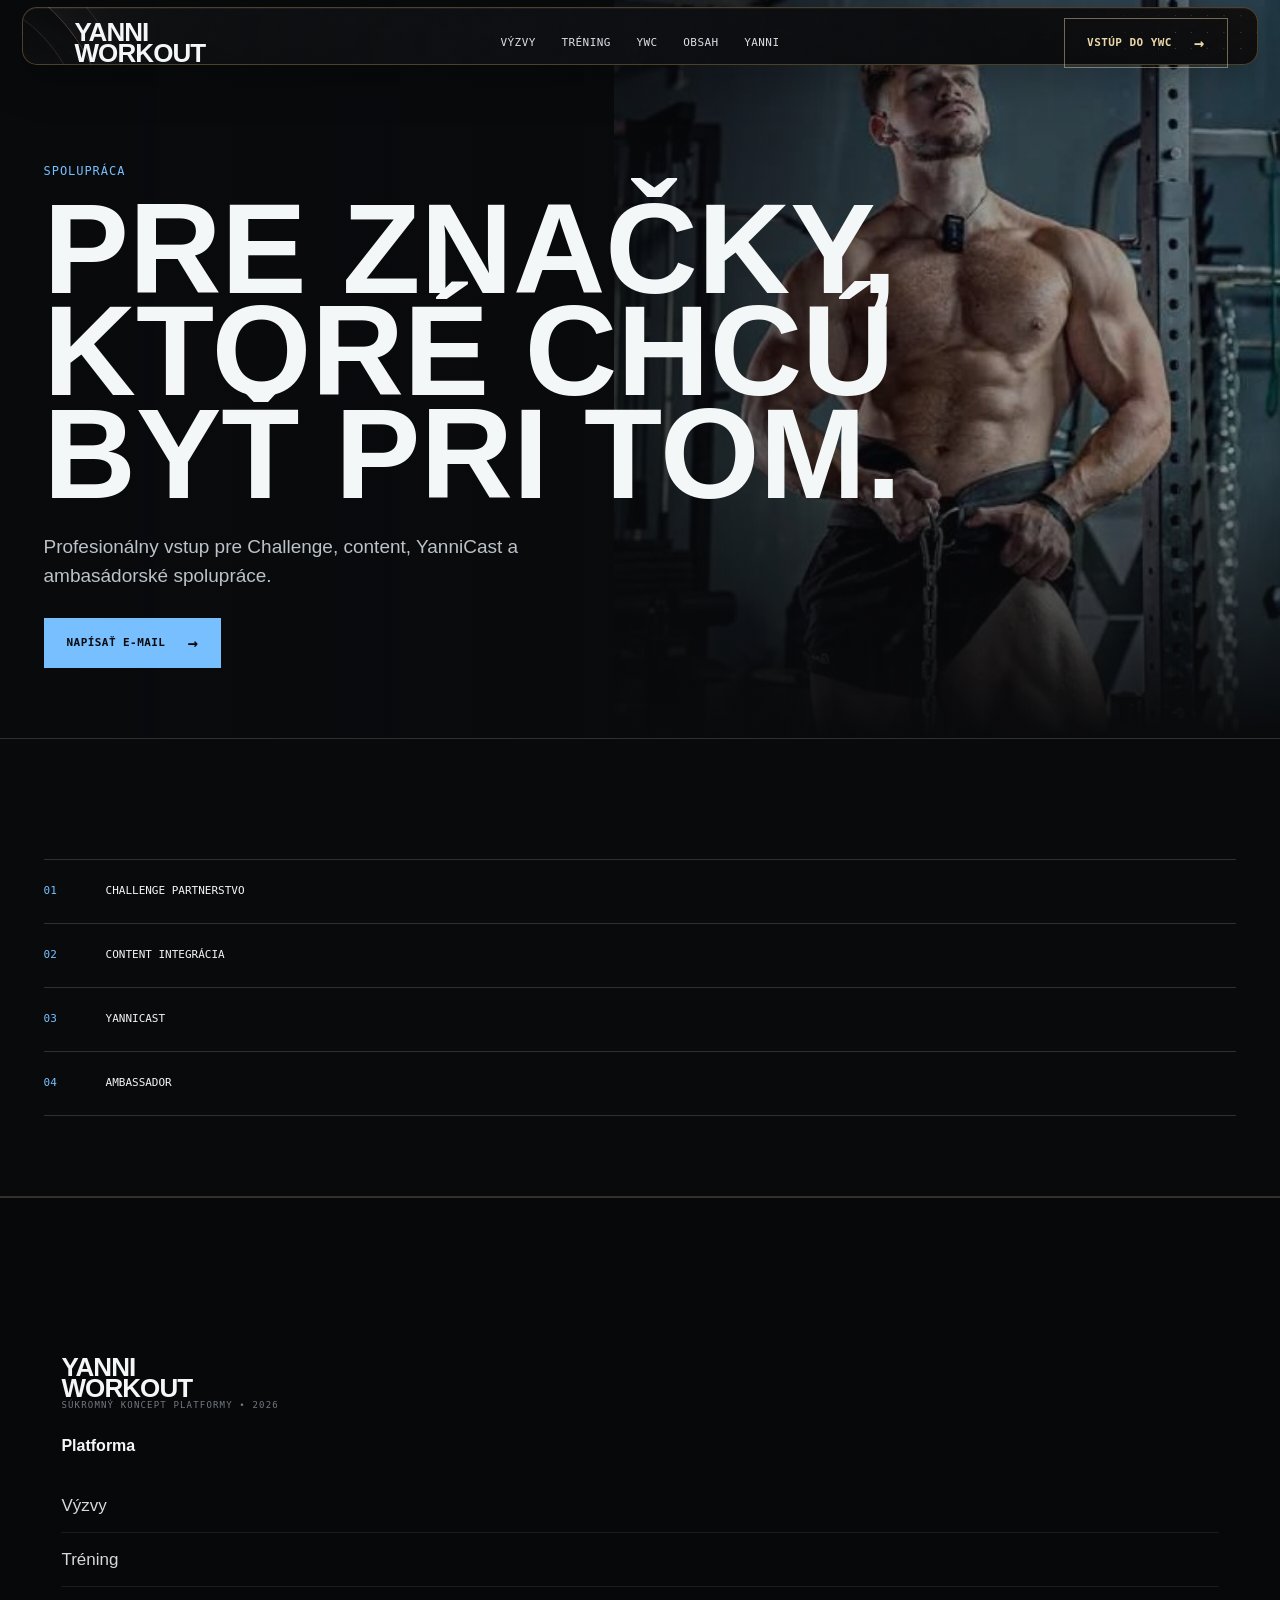
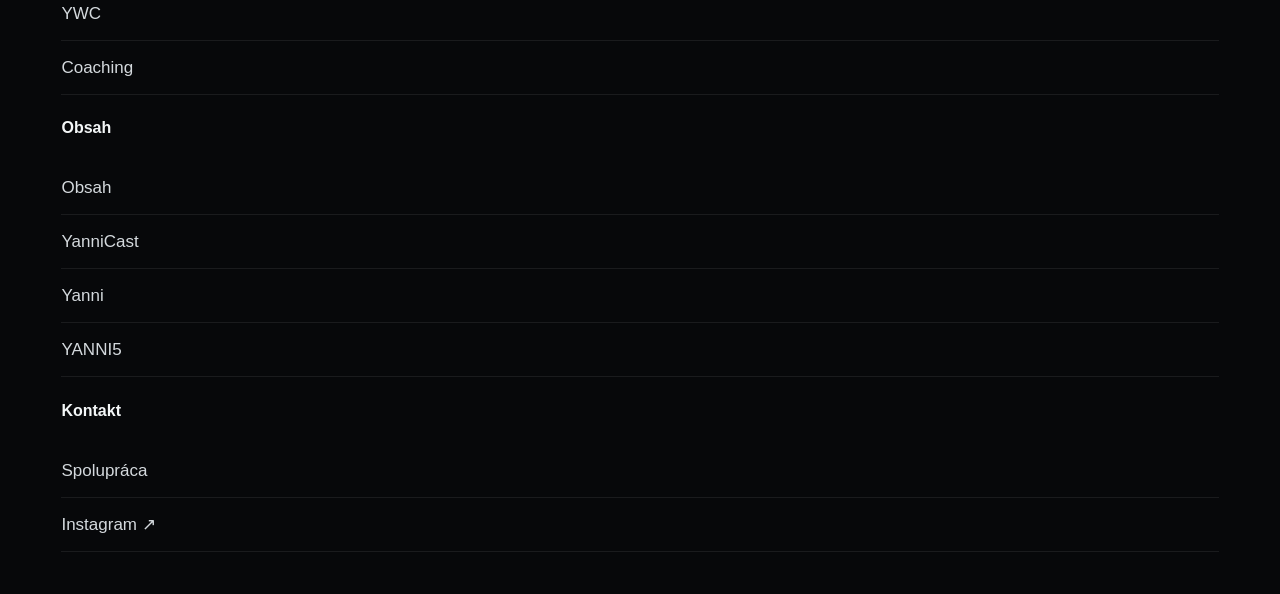
<file: spolupraca/index.html>
<!DOCTYPE html>
<html lang="sk"><head><meta charset="utf-8"/><meta content="width=device-width,initial-scale=1" name="viewport"/><script>document.documentElement.classList.add('js')</script><meta content="noindex,nofollow" name="robots"/><title>Spolupráca — YANNI WORKOUT</title><meta content="YANNI WORKOUT — koncept prémiovej fitness creator platformy." name="description"/><link href="../assets/favicon.svg" rel="icon"/><link href="../assets/styles.css" rel="stylesheet"/></head><body><a class="skip-link" href="#main">Preskočiť na obsah</a>
<header class="site-header"><div class="header-inner">
<a class="brand" href="../index.html"><span>YANNI</span><span>WORKOUT</span></a>
<nav aria-label="Hlavná navigácia" class="nav">
<a href="../vyzvy/trencin-2026/index.html">Výzvy</a><a href="../trening/index.html">Tréning</a><a href="../ywc/index.html">YWC</a><a href="../obsah/index.html">Obsah</a><a href="../yanni/index.html">Yanni</a></nav>
<div class="header-actions"><a class="btn" href="../ywc/index.html"><span>Vstúp do YWC</span><span class="btn-arrow">→</span></a><button aria-controls="mobile-menu" aria-expanded="false" aria-label="Otvoriť menu" class="menu-btn" type="button"><i></i></button></div>
</div></header>
<div aria-hidden="true" class="mobile-panel" id="mobile-menu"><div class="mobile-top"><a class="brand" href="../index.html"><span>YANNI</span><span>WORKOUT</span></a><button aria-label="Zatvoriť menu" class="mobile-close" type="button"><span aria-hidden="true"></span></button></div><nav aria-label="Mobilná navigácia" class="mobile-links"><a href="../vyzvy/trencin-2026/index.html">Výzvy</a><a href="../trening/index.html">Tréning</a><a href="../ywc/index.html">YWC</a><a href="../coaching/index.html">Coaching</a><a href="../obsah/index.html">Obsah</a><a href="../yanni/index.html">Yanni</a><a href="../vybava/index.html">Vybavenie</a><a href="../spolupraca/index.html">Spolupráca</a></nav><div class="mobile-bottom"><a class="btn btn-primary" href="../ywc/index.html"><span>Vstúp do YWC</span><span class="btn-arrow">→</span></a></div></div><main id="main"><section class="page-hero"><img alt="Yanni v posilňovni" class="page-hero-photo" decoding="async" height="447" src="../assets/yanni-hero.webp" width="447"/><div class="inner"><div class="meta">Spolupráca</div><h1>Pre značky,<br/>ktoré chcú byť pri tom.</h1><p>Profesionálny vstup pre Challenge, content, YanniCast a ambasádorské spolupráce.</p><a class="btn btn-primary" href="mailto:yanni.workout@gmail.com"><span>Napísať e-mail</span><span class="btn-arrow">→</span></a></div></section><section class="detail-section"><div class="detail-inner"><div class="rows"><div><span class="n">01</span><span>Challenge partnerstvo</span></div><div><span class="n">02</span><span>Content integrácia</span></div><div><span class="n">03</span><span>YanniCast</span></div><div><span class="n">04</span><span>Ambassador</span></div></div></div></section></main><footer class="site-footer"><div class="footer-inner"><div><a class="brand" href="../index.html"><span>YANNI</span><span>WORKOUT</span></a><p class="demo-note">Súkromný koncept platformy • 2026</p></div><div class="footer-col"><h4>Platforma</h4><a href="../vyzvy/trencin-2026/index.html">Výzvy</a><a href="../trening/index.html">Tréning</a><a href="../ywc/index.html">YWC</a><a href="../coaching/index.html">Coaching</a></div><div class="footer-col"><h4>Obsah</h4><a href="../obsah/index.html">Obsah</a><a href="../yannicast/index.html">YanniCast</a><a href="../yanni/index.html">Yanni</a><a href="../vybava/index.html">YANNI5</a></div><div class="footer-col"><h4>Kontakt</h4><a href="../spolupraca/index.html">Spolupráca</a><a href="https://www.instagram.com/yanni_kato/" rel="noopener noreferrer" target="_blank">Instagram ↗</a></div></div></footer><script src="../assets/app.js"></script></body></html>
</file>
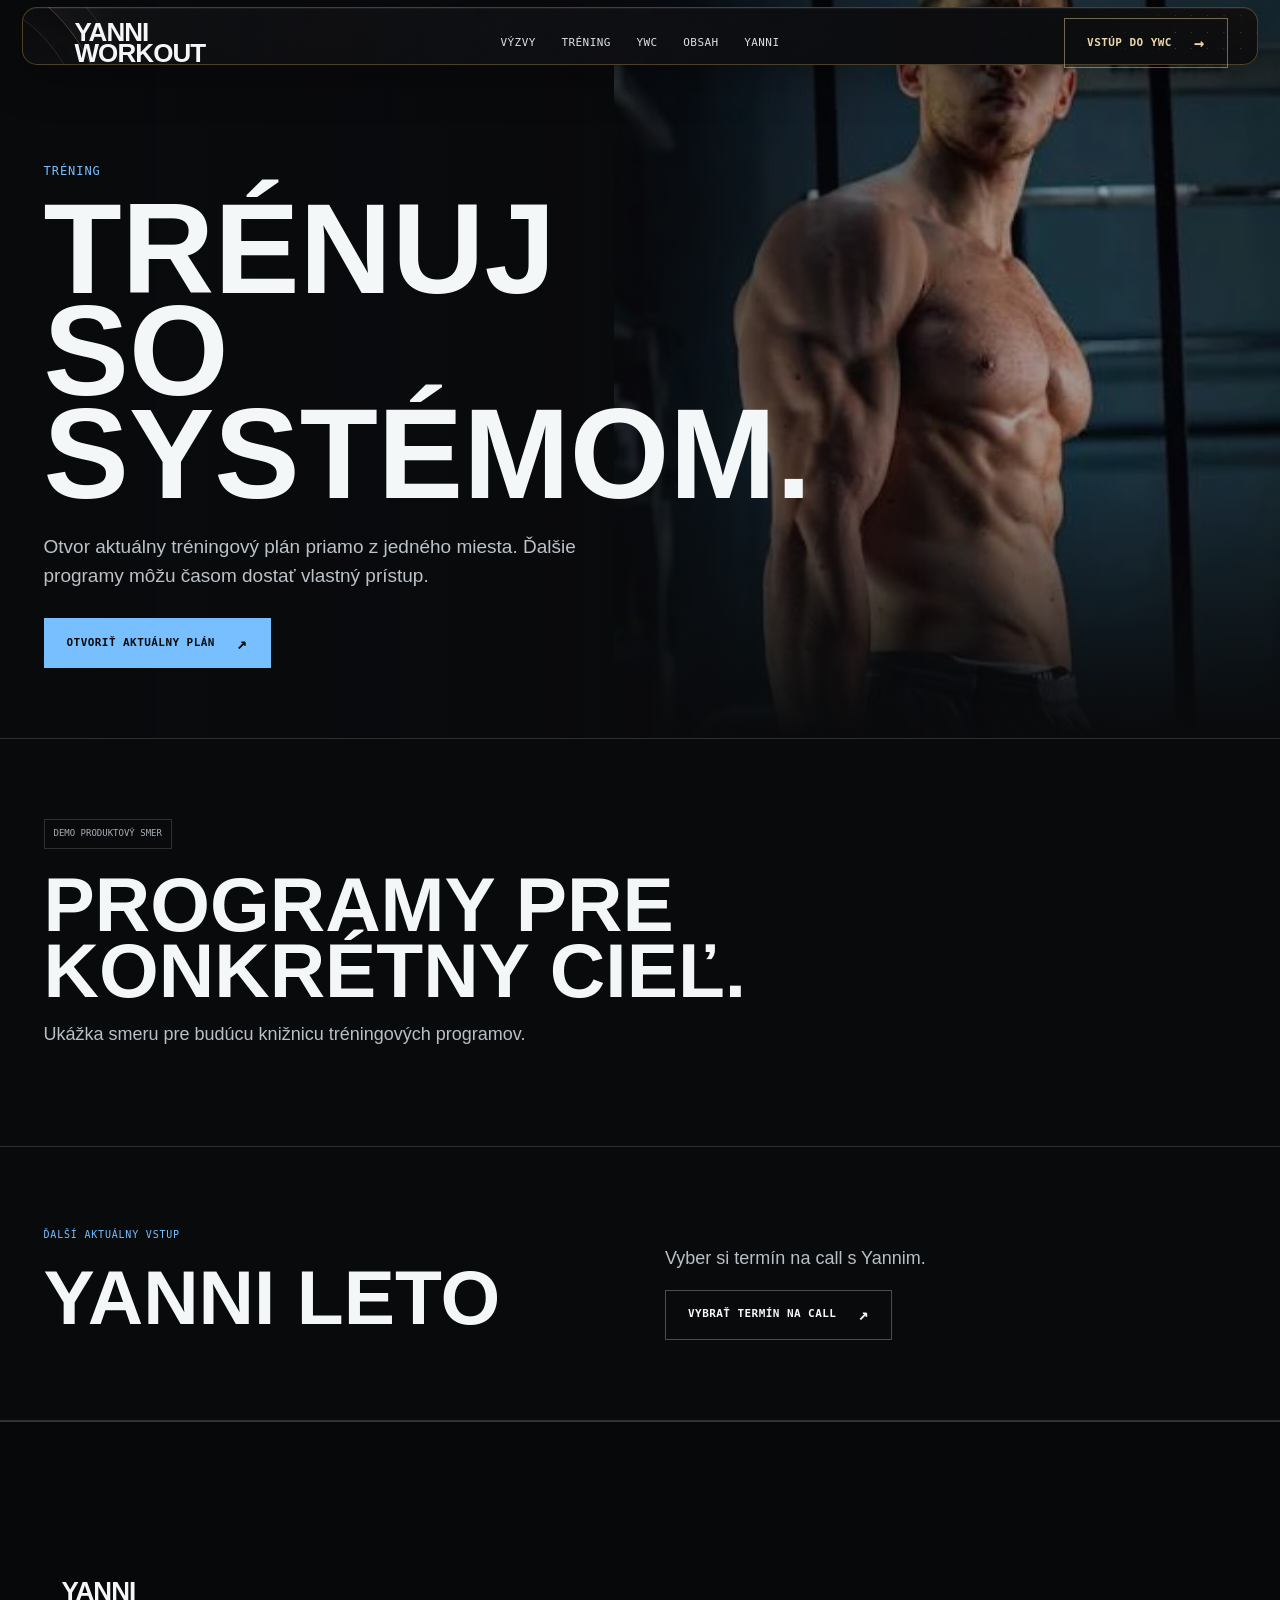
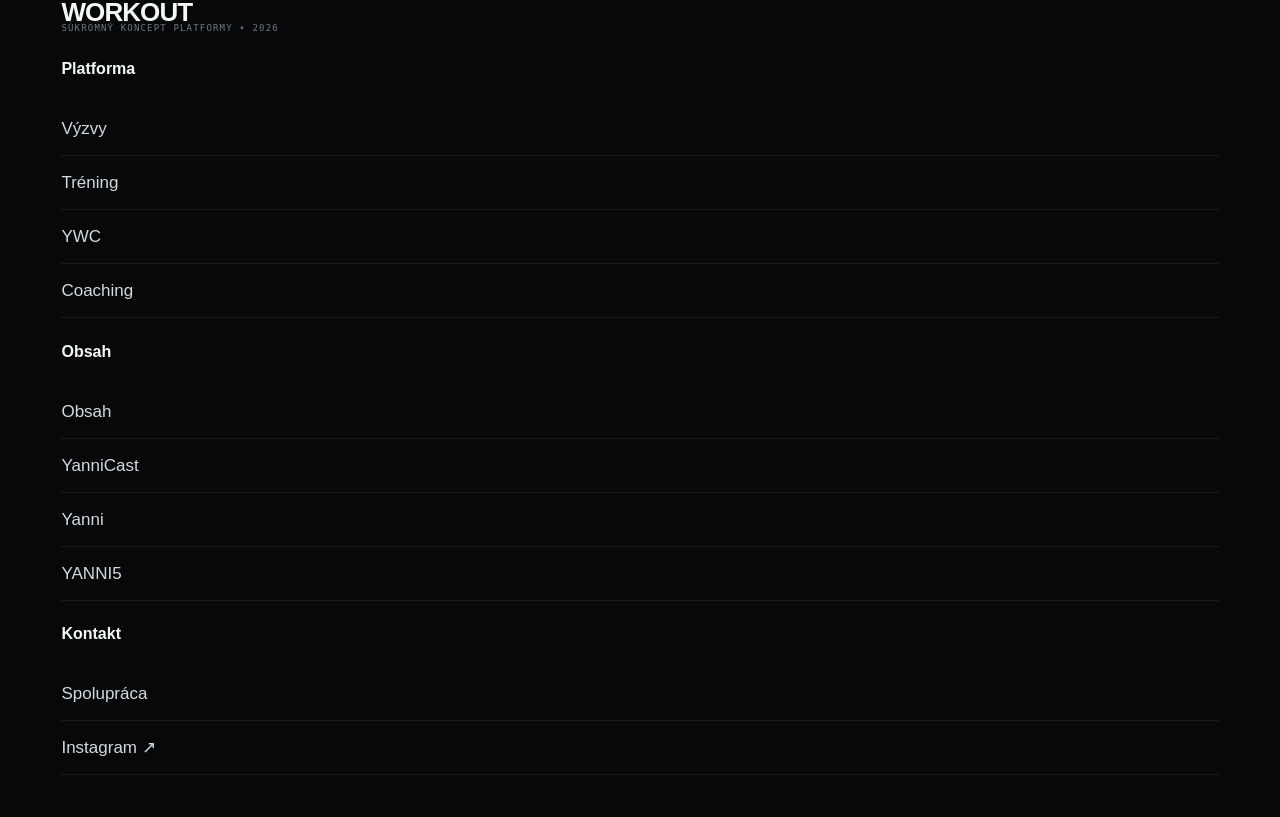
<file: trening/index.html>
<!DOCTYPE html>
<html lang="sk"><head><meta charset="utf-8"/><meta content="width=device-width,initial-scale=1" name="viewport"/><script>document.documentElement.classList.add('js')</script><meta content="noindex,nofollow" name="robots"/><title>Tréning — YANNI WORKOUT</title><meta content="YANNI WORKOUT — koncept prémiovej fitness creator platformy." name="description"/><link href="../assets/favicon.svg" rel="icon"/><link href="../assets/styles.css" rel="stylesheet"/></head><body><a class="skip-link" href="#main">Preskočiť na obsah</a>
<header class="site-header"><div class="header-inner">
<a class="brand" href="../index.html"><span>YANNI</span><span>WORKOUT</span></a>
<nav aria-label="Hlavná navigácia" class="nav">
<a href="../vyzvy/trencin-2026/index.html">Výzvy</a><a href="../trening/index.html">Tréning</a><a href="../ywc/index.html">YWC</a><a href="../obsah/index.html">Obsah</a><a href="../yanni/index.html">Yanni</a></nav>
<div class="header-actions"><a class="btn" href="../ywc/index.html"><span>Vstúp do YWC</span><span class="btn-arrow">→</span></a><button aria-controls="mobile-menu" aria-expanded="false" aria-label="Otvoriť menu" class="menu-btn" type="button"><i></i></button></div>
</div></header>
<div aria-hidden="true" class="mobile-panel" id="mobile-menu"><div class="mobile-top"><a class="brand" href="../index.html"><span>YANNI</span><span>WORKOUT</span></a><button aria-label="Zatvoriť menu" class="mobile-close" type="button"><span aria-hidden="true"></span></button></div><nav aria-label="Mobilná navigácia" class="mobile-links"><a href="../vyzvy/trencin-2026/index.html">Výzvy</a><a href="../trening/index.html">Tréning</a><a href="../ywc/index.html">YWC</a><a href="../coaching/index.html">Coaching</a><a href="../obsah/index.html">Obsah</a><a href="../yanni/index.html">Yanni</a><a href="../vybava/index.html">Vybavenie</a><a href="../spolupraca/index.html">Spolupráca</a></nav><div class="mobile-bottom"><a class="btn btn-primary" href="../ywc/index.html"><span>Vstúp do YWC</span><span class="btn-arrow">→</span></a></div></div><main id="main"><section class="page-hero"><img alt="Yanni v posilňovni" class="page-hero-photo" decoding="async" height="597" src="../assets/yanni-dark.webp" width="335"/><div class="inner"><div class="meta">Tréning</div><h1>Trénuj<br/>so systémom.</h1><p>Otvor aktuálny tréningový plán priamo z jedného miesta. Ďalšie programy môžu časom dostať vlastný prístup.</p><a class="btn btn-primary" href="https://wetransfer.com/downloads/5eff02c782f026d9318d7128959a1e3d20260720184401/37b4f8?t_exp=1784832242&amp;t_network=link&amp;t_rid=Z29vZ2xlLW9hdXRoMnwxMTU1OTY0MzE2NzQxNzU4OTQ1Nzk=&amp;t_s=download_link&amp;t_ts=1784573042" rel="noopener noreferrer" target="_blank"><span>Otvoriť aktuálny plán</span><span class="btn-arrow">↗</span></a></div></section><section class="detail-section"><div class="detail-inner"><span class="concept-badge">Demo produktový smer</span><h2 class="detail-title" style="margin-top:22px">Programy pre<br/>konkrétny cieľ.</h2><p class="detail-copy">Ukážka smeru pre budúcu knižnicu tréningových programov.</p></div></section><section class="detail-section"><div class="detail-inner detail-grid"><div><div class="section-kicker">Ďalší aktuálny vstup</div><h2 class="detail-title">Yanni LETO</h2></div><div><p class="detail-copy">Vyber si termín na call s Yannim.</p><a class="btn" href="https://www.typeform.com/private-typeform?utm_source=typeform.com-23841507-free&amp;utm_medium=typeform&amp;utm_content=typeform-private&amp;utm_campaign=PFaBjF6n" rel="noopener noreferrer" target="_blank"><span>Vybrať termín na call</span><span class="btn-arrow">↗</span></a></div></div></section></main><footer class="site-footer"><div class="footer-inner"><div><a class="brand" href="../index.html"><span>YANNI</span><span>WORKOUT</span></a><p class="demo-note">Súkromný koncept platformy • 2026</p></div><div class="footer-col"><h4>Platforma</h4><a href="../vyzvy/trencin-2026/index.html">Výzvy</a><a href="../trening/index.html">Tréning</a><a href="../ywc/index.html">YWC</a><a href="../coaching/index.html">Coaching</a></div><div class="footer-col"><h4>Obsah</h4><a href="../obsah/index.html">Obsah</a><a href="../yannicast/index.html">YanniCast</a><a href="../yanni/index.html">Yanni</a><a href="../vybava/index.html">YANNI5</a></div><div class="footer-col"><h4>Kontakt</h4><a href="../spolupraca/index.html">Spolupráca</a><a href="https://www.instagram.com/yanni_kato/" rel="noopener noreferrer" target="_blank">Instagram ↗</a></div></div></footer><script src="../assets/app.js"></script></body></html>
</file>
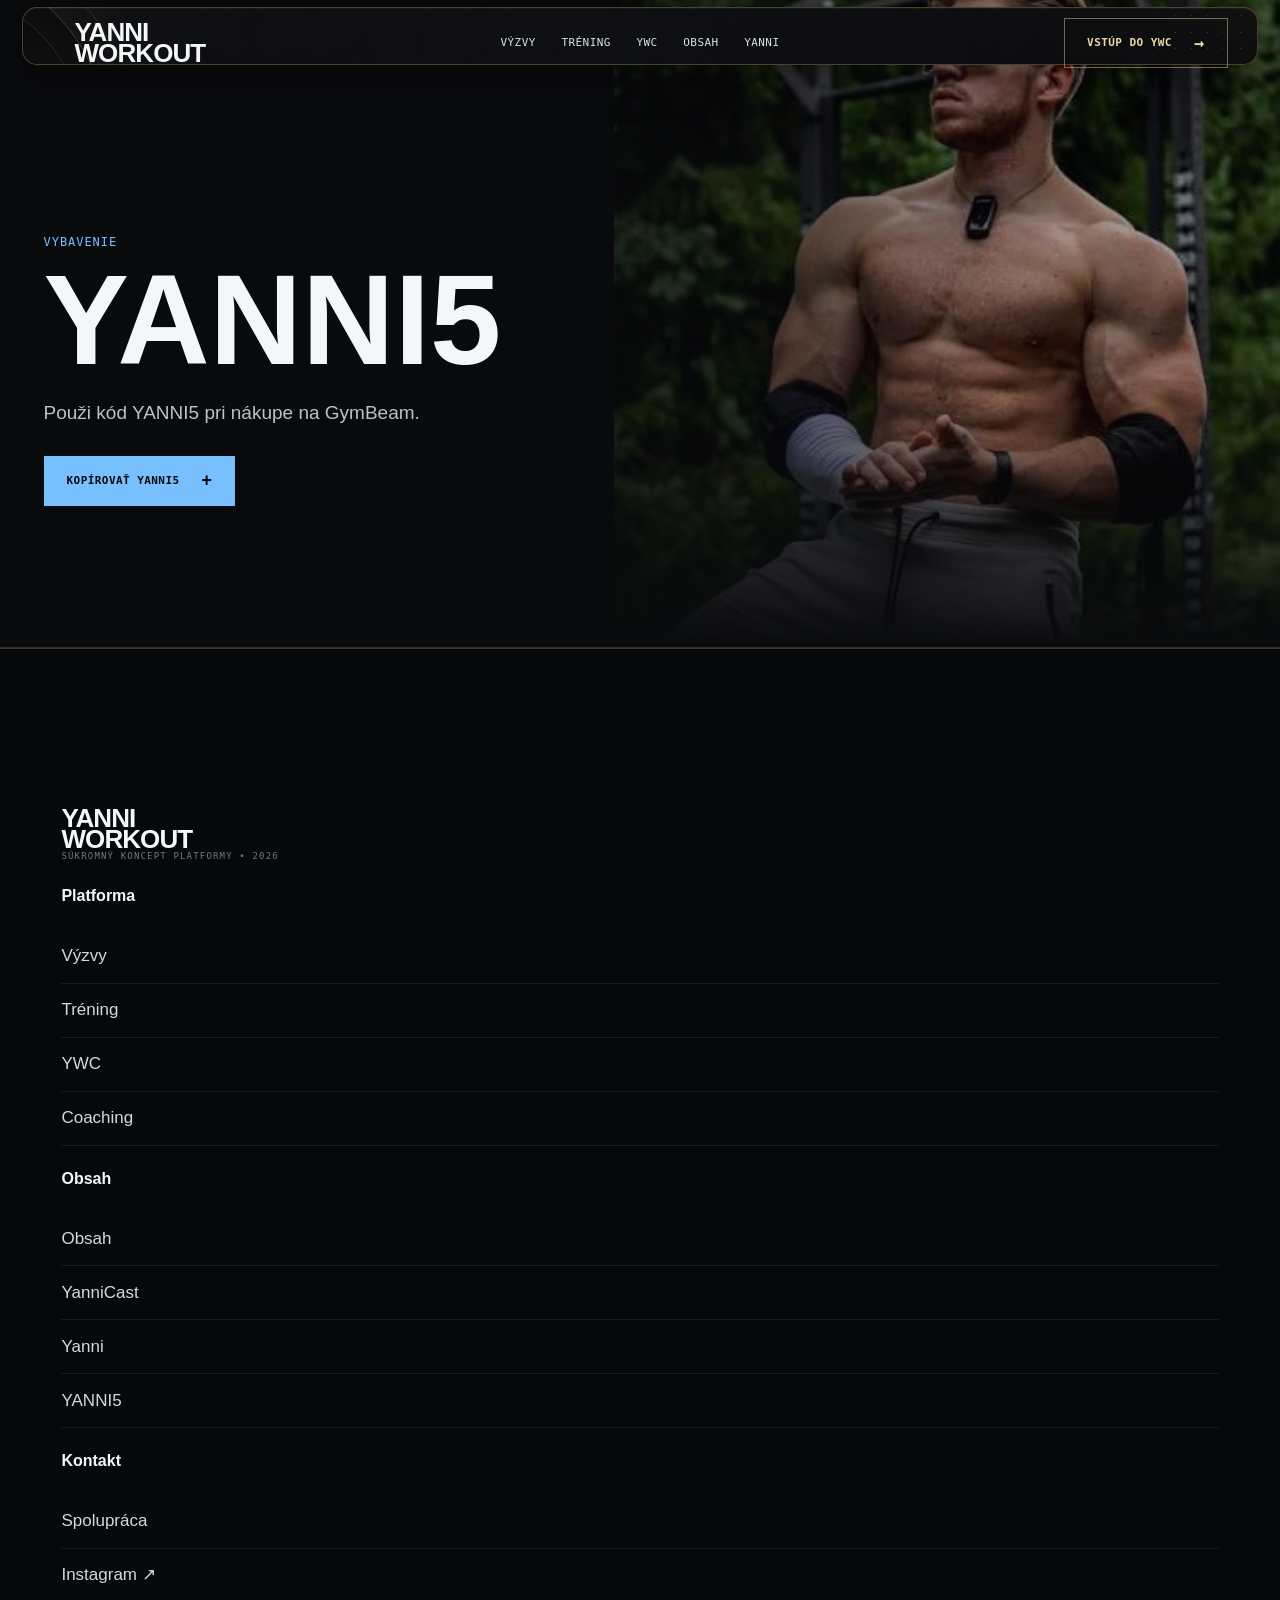
<file: vybava/index.html>
<!DOCTYPE html>
<html lang="sk"><head><meta charset="utf-8"/><meta content="width=device-width,initial-scale=1" name="viewport"/><script>document.documentElement.classList.add('js')</script><meta content="noindex,nofollow" name="robots"/><title>YANNI5 — YANNI WORKOUT</title><meta content="YANNI WORKOUT — koncept prémiovej fitness creator platformy." name="description"/><link href="../assets/favicon.svg" rel="icon"/><link href="../assets/styles.css" rel="stylesheet"/></head><body><a class="skip-link" href="#main">Preskočiť na obsah</a>
<header class="site-header"><div class="header-inner">
<a class="brand" href="../index.html"><span>YANNI</span><span>WORKOUT</span></a>
<nav aria-label="Hlavná navigácia" class="nav">
<a href="../vyzvy/trencin-2026/index.html">Výzvy</a><a href="../trening/index.html">Tréning</a><a href="../ywc/index.html">YWC</a><a href="../obsah/index.html">Obsah</a><a href="../yanni/index.html">Yanni</a></nav>
<div class="header-actions"><a class="btn" href="../ywc/index.html"><span>Vstúp do YWC</span><span class="btn-arrow">→</span></a><button aria-controls="mobile-menu" aria-expanded="false" aria-label="Otvoriť menu" class="menu-btn" type="button"><i></i></button></div>
</div></header>
<div aria-hidden="true" class="mobile-panel" id="mobile-menu"><div class="mobile-top"><a class="brand" href="../index.html"><span>YANNI</span><span>WORKOUT</span></a><button aria-label="Zatvoriť menu" class="mobile-close" type="button"><span aria-hidden="true"></span></button></div><nav aria-label="Mobilná navigácia" class="mobile-links"><a href="../vyzvy/trencin-2026/index.html">Výzvy</a><a href="../trening/index.html">Tréning</a><a href="../ywc/index.html">YWC</a><a href="../coaching/index.html">Coaching</a><a href="../obsah/index.html">Obsah</a><a href="../yanni/index.html">Yanni</a><a href="../vybava/index.html">Vybavenie</a><a href="../spolupraca/index.html">Spolupráca</a></nav><div class="mobile-bottom"><a class="btn btn-primary" href="../ywc/index.html"><span>Vstúp do YWC</span><span class="btn-arrow">→</span></a></div></div><main id="main"><section class="page-hero"><img alt="Yanni na tréningu" class="page-hero-photo" decoding="async" height="501" src="../assets/yanni-outdoor.webp" width="399"/><div class="inner"><div class="meta">Vybavenie</div><h1>YANNI5</h1><p>Použi kód YANNI5 pri nákupe na GymBeam.</p><button class="btn btn-primary" data-copy-code="YANNI5" type="button"><span>Kopírovať YANNI5</span><span class="btn-arrow">+</span></button><span aria-live="polite" class="copy-toast" role="status">Skopírované</span></div></section></main><footer class="site-footer"><div class="footer-inner"><div><a class="brand" href="../index.html"><span>YANNI</span><span>WORKOUT</span></a><p class="demo-note">Súkromný koncept platformy • 2026</p></div><div class="footer-col"><h4>Platforma</h4><a href="../vyzvy/trencin-2026/index.html">Výzvy</a><a href="../trening/index.html">Tréning</a><a href="../ywc/index.html">YWC</a><a href="../coaching/index.html">Coaching</a></div><div class="footer-col"><h4>Obsah</h4><a href="../obsah/index.html">Obsah</a><a href="../yannicast/index.html">YanniCast</a><a href="../yanni/index.html">Yanni</a><a href="../vybava/index.html">YANNI5</a></div><div class="footer-col"><h4>Kontakt</h4><a href="../spolupraca/index.html">Spolupráca</a><a href="https://www.instagram.com/yanni_kato/" rel="noopener noreferrer" target="_blank">Instagram ↗</a></div></div></footer><script src="../assets/app.js"></script></body></html>
</file>
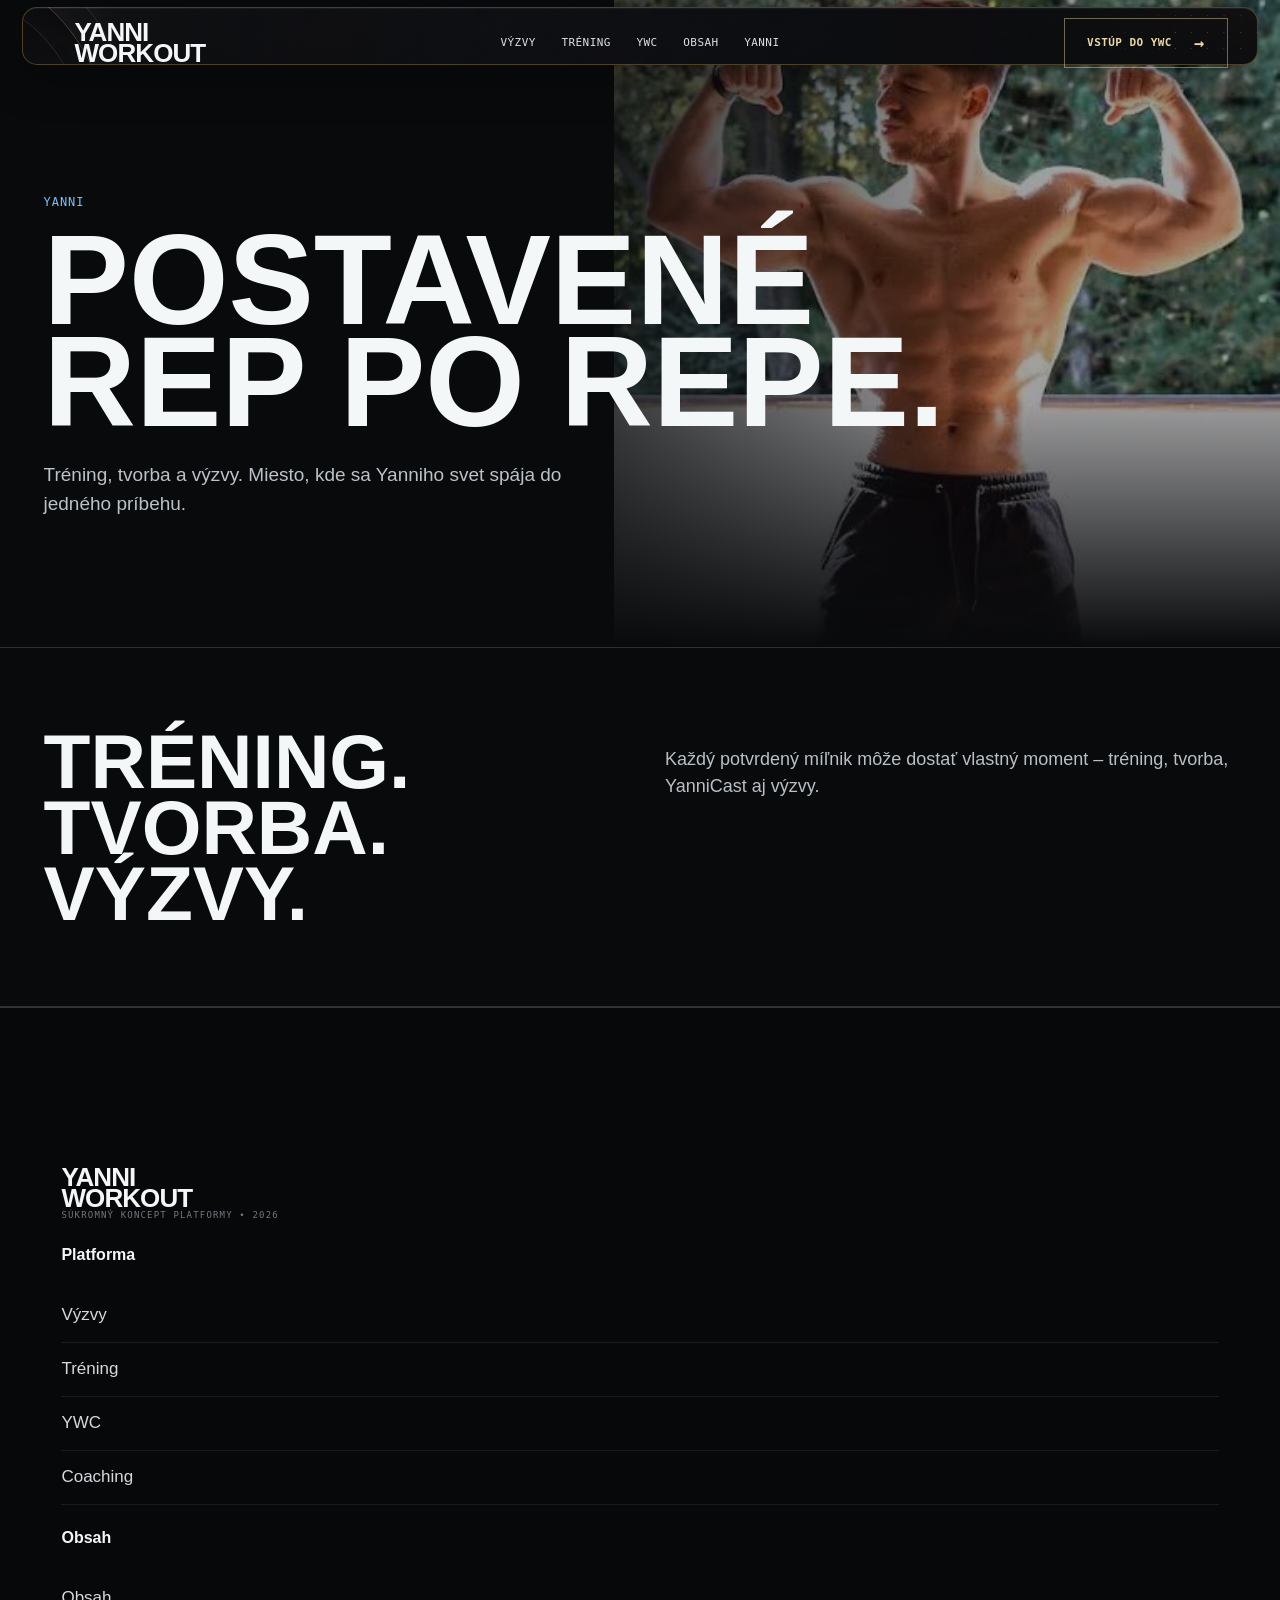
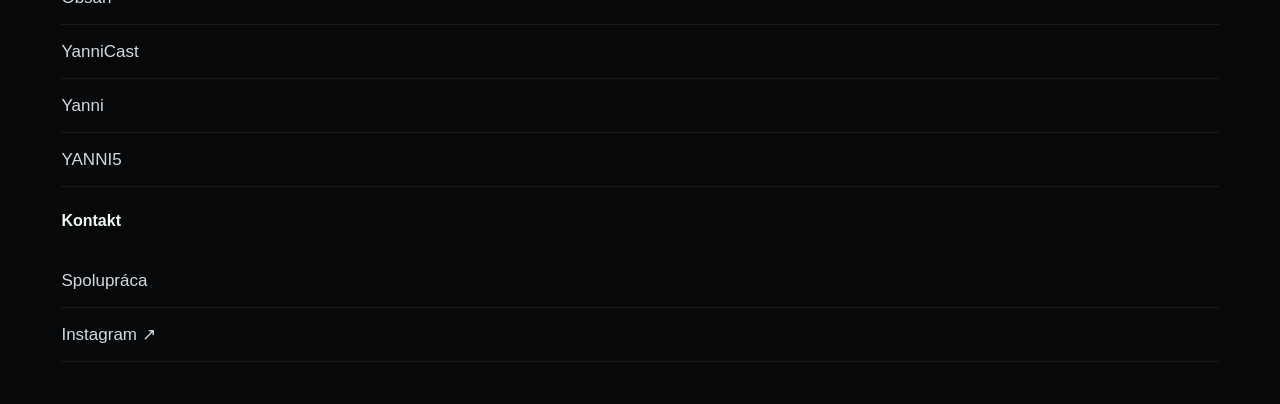
<file: yanni/index.html>
<!DOCTYPE html>
<html lang="sk"><head><meta charset="utf-8"/><meta content="width=device-width,initial-scale=1" name="viewport"/><script>document.documentElement.classList.add('js')</script><meta content="noindex,nofollow" name="robots"/><title>Yanni — YANNI WORKOUT</title><meta content="YANNI WORKOUT — koncept prémiovej fitness creator platformy." name="description"/><link href="../assets/favicon.svg" rel="icon"/><link href="../assets/styles.css" rel="stylesheet"/></head><body><a class="skip-link" href="#main">Preskočiť na obsah</a>
<header class="site-header"><div class="header-inner">
<a class="brand" href="../index.html"><span>YANNI</span><span>WORKOUT</span></a>
<nav aria-label="Hlavná navigácia" class="nav">
<a href="../vyzvy/trencin-2026/index.html">Výzvy</a><a href="../trening/index.html">Tréning</a><a href="../ywc/index.html">YWC</a><a href="../obsah/index.html">Obsah</a><a href="../yanni/index.html">Yanni</a></nav>
<div class="header-actions"><a class="btn" href="../ywc/index.html"><span>Vstúp do YWC</span><span class="btn-arrow">→</span></a><button aria-controls="mobile-menu" aria-expanded="false" aria-label="Otvoriť menu" class="menu-btn" type="button"><i></i></button></div>
</div></header>
<div aria-hidden="true" class="mobile-panel" id="mobile-menu"><div class="mobile-top"><a class="brand" href="../index.html"><span>YANNI</span><span>WORKOUT</span></a><button aria-label="Zatvoriť menu" class="mobile-close" type="button"><span aria-hidden="true"></span></button></div><nav aria-label="Mobilná navigácia" class="mobile-links"><a href="../vyzvy/trencin-2026/index.html">Výzvy</a><a href="../trening/index.html">Tréning</a><a href="../ywc/index.html">YWC</a><a href="../coaching/index.html">Coaching</a><a href="../obsah/index.html">Obsah</a><a href="../yanni/index.html">Yanni</a><a href="../vybava/index.html">Vybavenie</a><a href="../spolupraca/index.html">Spolupráca</a></nav><div class="mobile-bottom"><a class="btn btn-primary" href="../ywc/index.html"><span>Vstúp do YWC</span><span class="btn-arrow">→</span></a></div></div><main id="main"><section class="page-hero"><img alt="Yanni pózuje" class="page-hero-photo" decoding="async" height="501" src="../assets/yanni-bright.webp" width="399"/><div class="inner"><div class="meta">Yanni</div><h1>Postavené<br/>rep po repe.</h1><p>Tréning, tvorba a výzvy. Miesto, kde sa Yanniho svet spája do jedného príbehu.</p></div></section><section class="detail-section"><div class="detail-inner detail-grid"><div><h2 class="detail-title">Tréning.<br/>Tvorba. Výzvy.</h2></div><div><p class="detail-copy">Každý potvrdený míľnik môže dostať vlastný moment – tréning, tvorba, YanniCast aj výzvy.</p></div></div></section></main><footer class="site-footer"><div class="footer-inner"><div><a class="brand" href="../index.html"><span>YANNI</span><span>WORKOUT</span></a><p class="demo-note">Súkromný koncept platformy • 2026</p></div><div class="footer-col"><h4>Platforma</h4><a href="../vyzvy/trencin-2026/index.html">Výzvy</a><a href="../trening/index.html">Tréning</a><a href="../ywc/index.html">YWC</a><a href="../coaching/index.html">Coaching</a></div><div class="footer-col"><h4>Obsah</h4><a href="../obsah/index.html">Obsah</a><a href="../yannicast/index.html">YanniCast</a><a href="../yanni/index.html">Yanni</a><a href="../vybava/index.html">YANNI5</a></div><div class="footer-col"><h4>Kontakt</h4><a href="../spolupraca/index.html">Spolupráca</a><a href="https://www.instagram.com/yanni_kato/" rel="noopener noreferrer" target="_blank">Instagram ↗</a></div></div></footer><script src="../assets/app.js"></script></body></html>
</file>
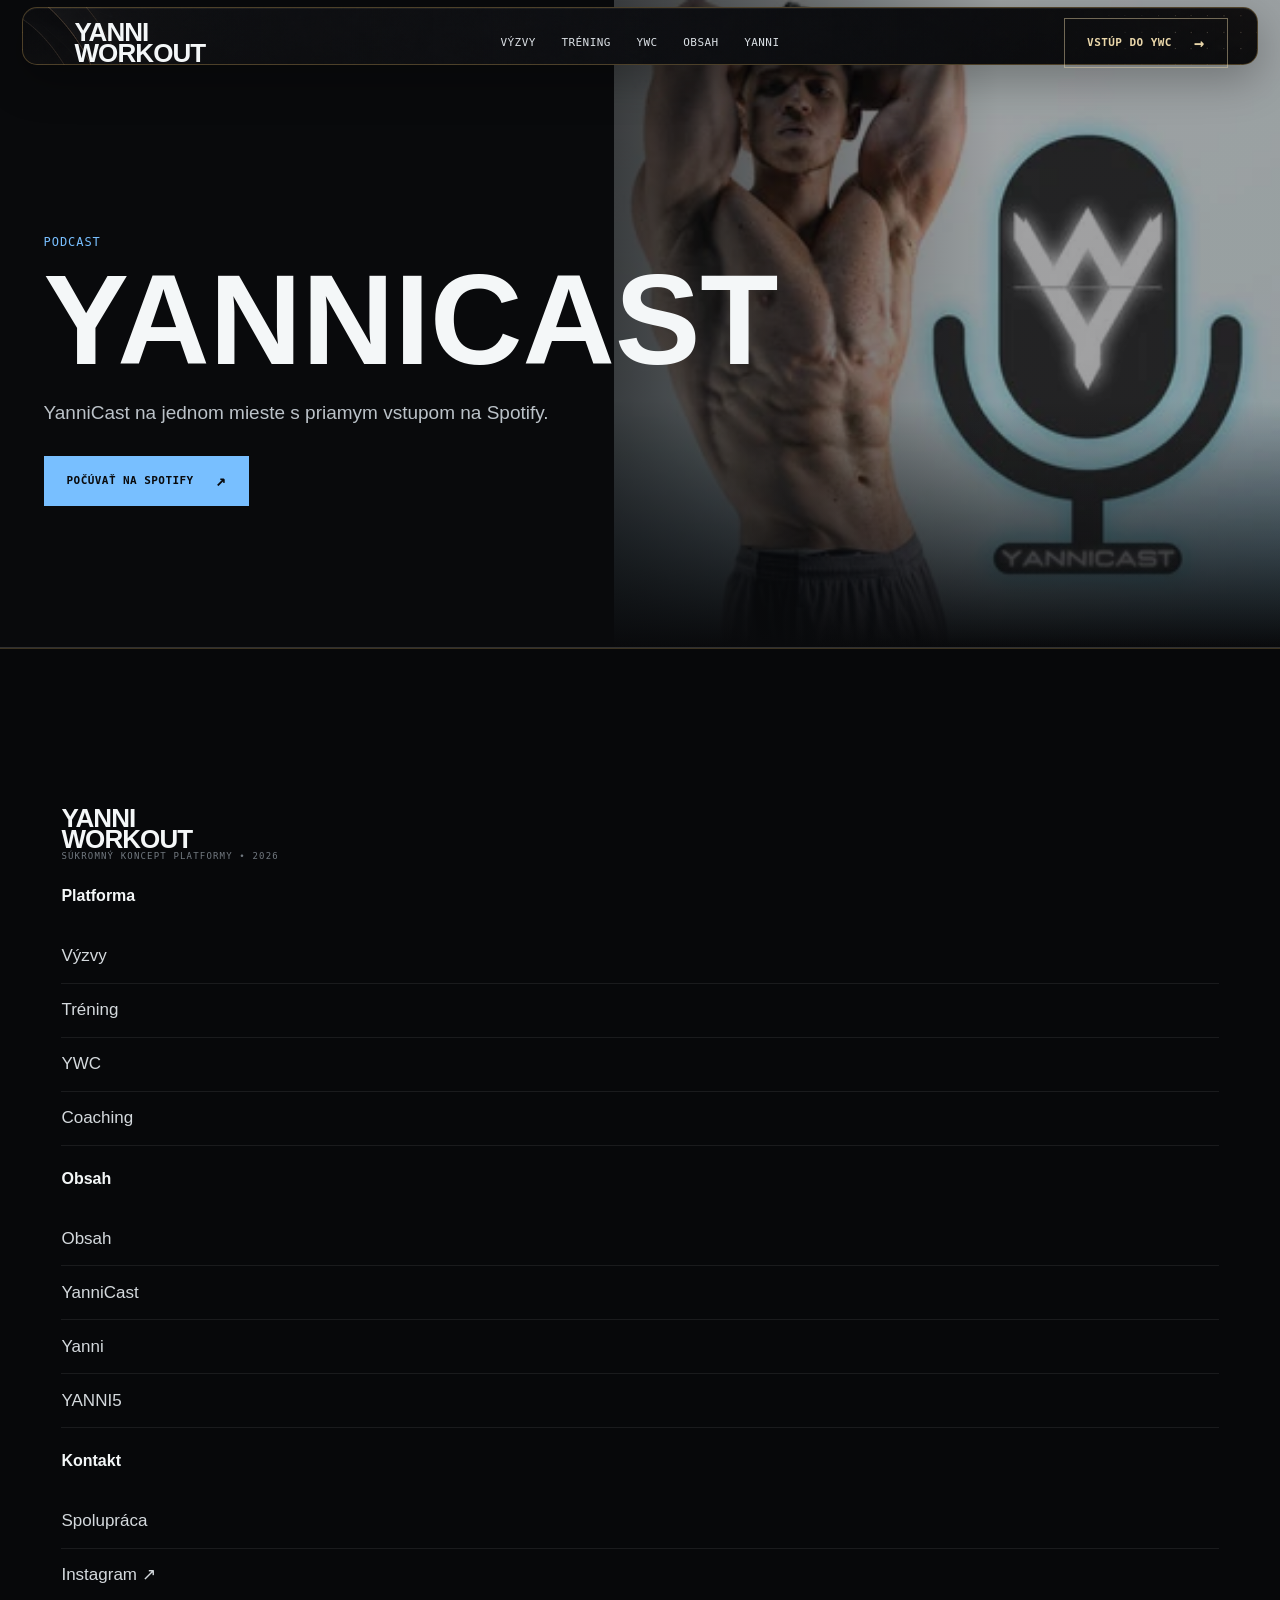
<file: yannicast/index.html>
<!DOCTYPE html>
<html lang="sk"><head><meta charset="utf-8"/><meta content="width=device-width,initial-scale=1" name="viewport"/><script>document.documentElement.classList.add('js')</script><meta content="noindex,nofollow" name="robots"/><title>YanniCast — YANNI WORKOUT</title><meta content="YANNI WORKOUT — koncept prémiovej fitness creator platformy." name="description"/><link href="../assets/favicon.svg" rel="icon"/><link href="../assets/styles.css" rel="stylesheet"/></head><body><a class="skip-link" href="#main">Preskočiť na obsah</a>
<header class="site-header"><div class="header-inner">
<a class="brand" href="../index.html"><span>YANNI</span><span>WORKOUT</span></a>
<nav aria-label="Hlavná navigácia" class="nav">
<a href="../vyzvy/trencin-2026/index.html">Výzvy</a><a href="../trening/index.html">Tréning</a><a href="../ywc/index.html">YWC</a><a href="../obsah/index.html">Obsah</a><a href="../yanni/index.html">Yanni</a></nav>
<div class="header-actions"><a class="btn" href="../ywc/index.html"><span>Vstúp do YWC</span><span class="btn-arrow">→</span></a><button aria-controls="mobile-menu" aria-expanded="false" aria-label="Otvoriť menu" class="menu-btn" type="button"><i></i></button></div>
</div></header>
<div aria-hidden="true" class="mobile-panel" id="mobile-menu"><div class="mobile-top"><a class="brand" href="../index.html"><span>YANNI</span><span>WORKOUT</span></a><button aria-label="Zatvoriť menu" class="mobile-close" type="button"><span aria-hidden="true"></span></button></div><nav aria-label="Mobilná navigácia" class="mobile-links"><a href="../vyzvy/trencin-2026/index.html">Výzvy</a><a href="../trening/index.html">Tréning</a><a href="../ywc/index.html">YWC</a><a href="../coaching/index.html">Coaching</a><a href="../obsah/index.html">Obsah</a><a href="../yanni/index.html">Yanni</a><a href="../vybava/index.html">Vybavenie</a><a href="../spolupraca/index.html">Spolupráca</a></nav><div class="mobile-bottom"><a class="btn btn-primary" href="../ywc/index.html"><span>Vstúp do YWC</span><span class="btn-arrow">→</span></a></div></div><main id="main"><section class="page-hero"><img alt="YanniCast cover" class="page-hero-photo" decoding="async" height="300" src="../assets/yannicast.webp" width="300"/><div class="inner"><div class="meta">Podcast</div><h1>YanniCast</h1><p>YanniCast na jednom mieste s priamym vstupom na Spotify.</p><a class="btn btn-primary" href="https://open.spotify.com/show/4t0i5PKQBLtF2RhacahyOl?utm_medium=share&amp;utm_source=linktree" rel="noopener noreferrer" target="_blank"><span>Počúvať na Spotify</span><span class="btn-arrow">↗</span></a></div></section></main><footer class="site-footer"><div class="footer-inner"><div><a class="brand" href="../index.html"><span>YANNI</span><span>WORKOUT</span></a><p class="demo-note">Súkromný koncept platformy • 2026</p></div><div class="footer-col"><h4>Platforma</h4><a href="../vyzvy/trencin-2026/index.html">Výzvy</a><a href="../trening/index.html">Tréning</a><a href="../ywc/index.html">YWC</a><a href="../coaching/index.html">Coaching</a></div><div class="footer-col"><h4>Obsah</h4><a href="../obsah/index.html">Obsah</a><a href="../yannicast/index.html">YanniCast</a><a href="../yanni/index.html">Yanni</a><a href="../vybava/index.html">YANNI5</a></div><div class="footer-col"><h4>Kontakt</h4><a href="../spolupraca/index.html">Spolupráca</a><a href="https://www.instagram.com/yanni_kato/" rel="noopener noreferrer" target="_blank">Instagram ↗</a></div></div></footer><script src="../assets/app.js"></script></body></html>
</file>
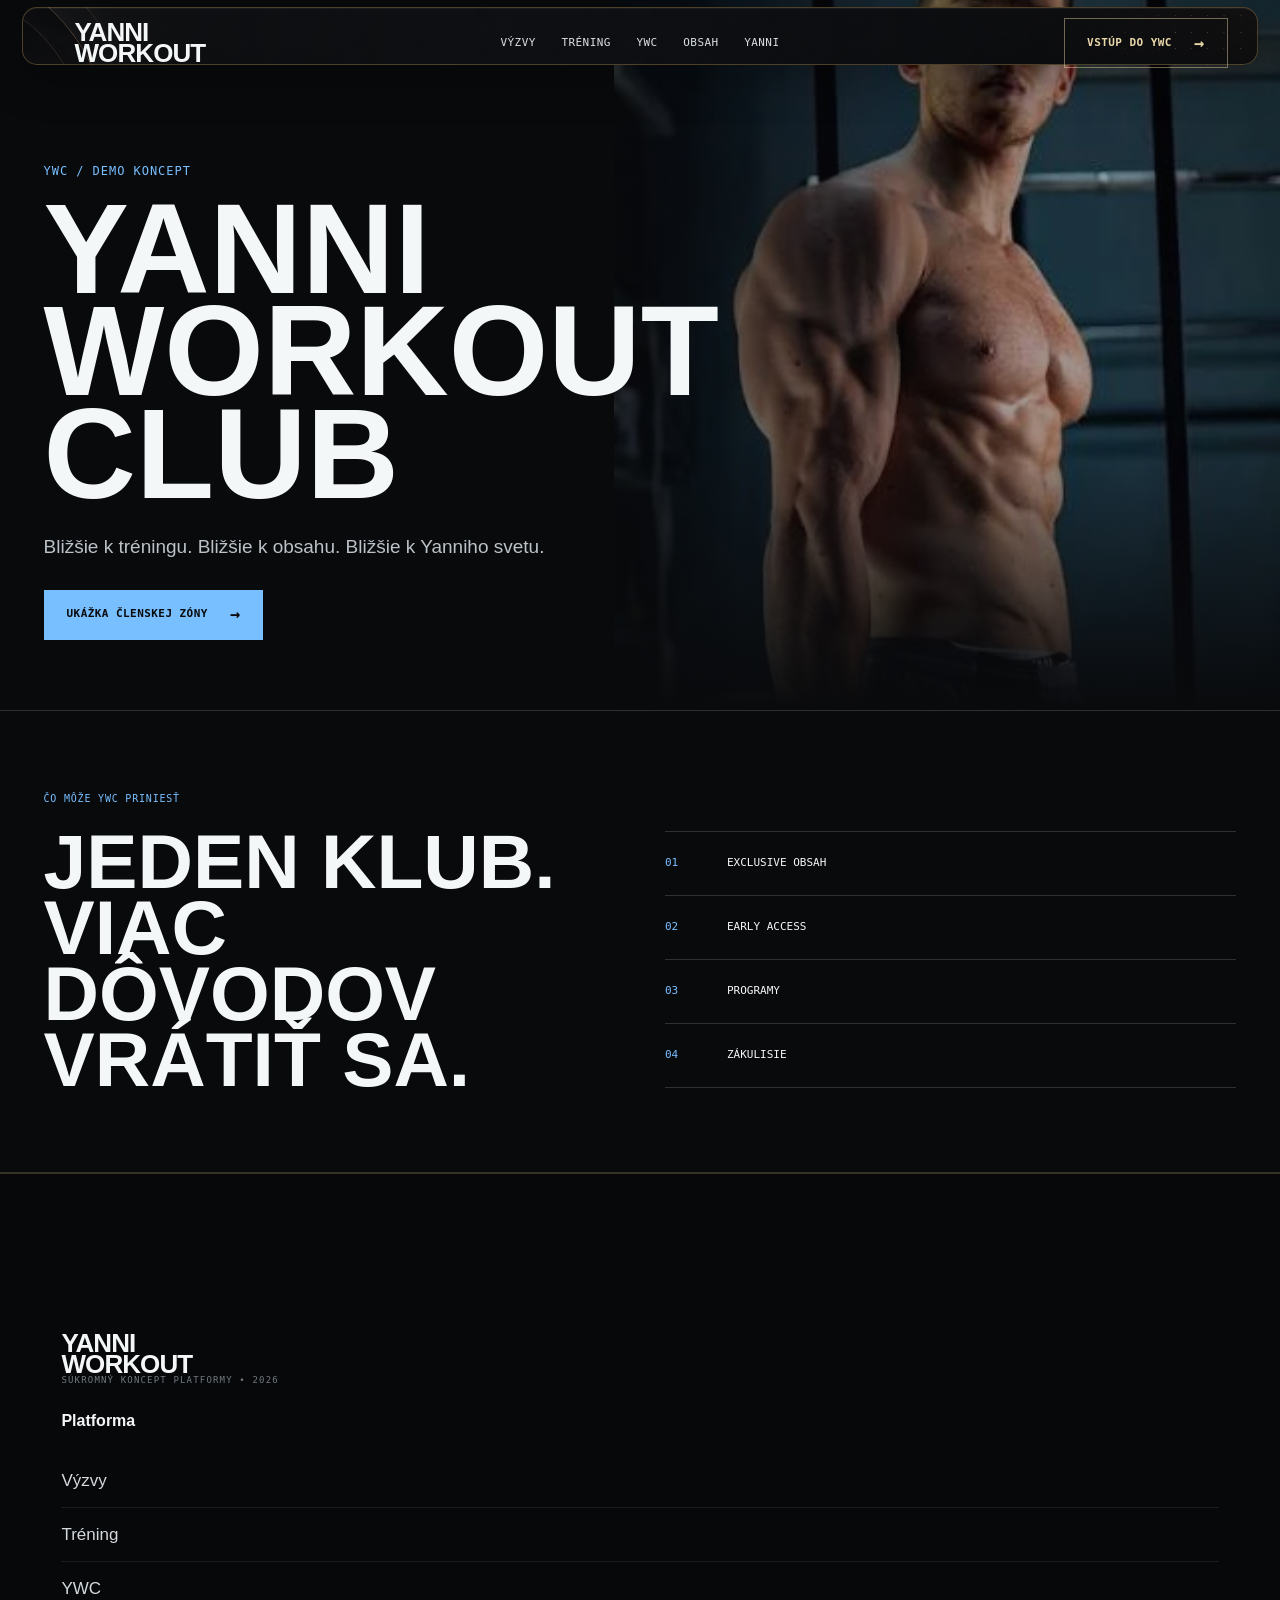
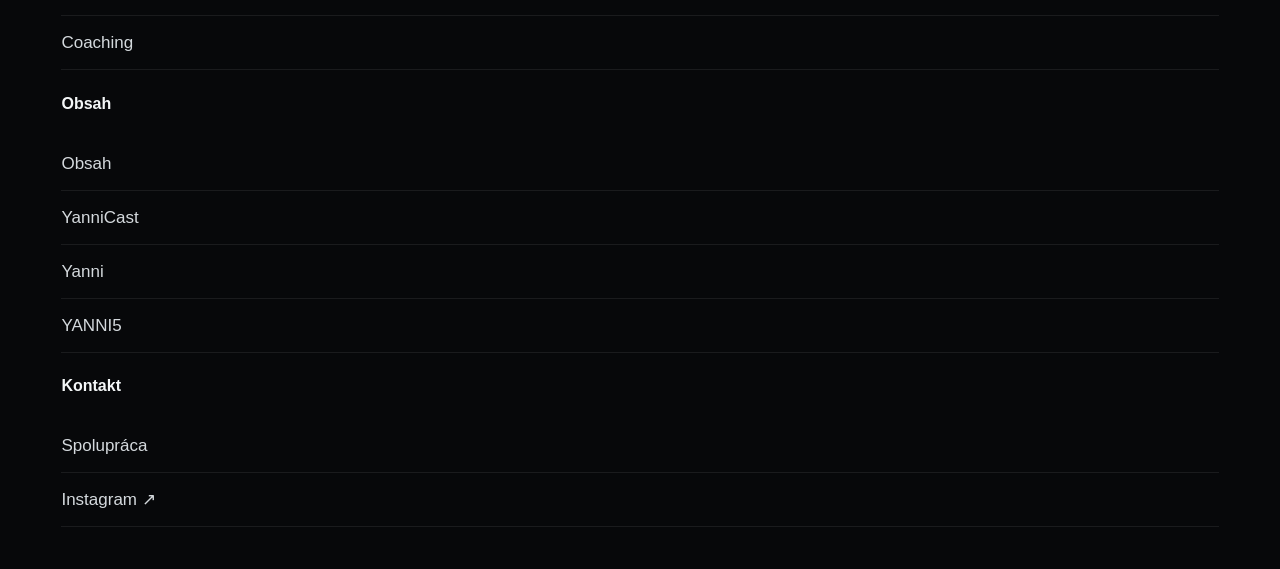
<file: ywc/index.html>
<!DOCTYPE html>
<html lang="sk"><head><meta charset="utf-8"/><meta content="width=device-width,initial-scale=1" name="viewport"/><script>document.documentElement.classList.add('js')</script><meta content="noindex,nofollow" name="robots"/><title>YWC — YANNI WORKOUT</title><meta content="YANNI WORKOUT — koncept prémiovej fitness creator platformy." name="description"/><link href="../assets/favicon.svg" rel="icon"/><link href="../assets/styles.css" rel="stylesheet"/></head><body><a class="skip-link" href="#main">Preskočiť na obsah</a>
<header class="site-header"><div class="header-inner">
<a class="brand" href="../index.html"><span>YANNI</span><span>WORKOUT</span></a>
<nav aria-label="Hlavná navigácia" class="nav">
<a href="../vyzvy/trencin-2026/index.html">Výzvy</a><a href="../trening/index.html">Tréning</a><a href="../ywc/index.html">YWC</a><a href="../obsah/index.html">Obsah</a><a href="../yanni/index.html">Yanni</a></nav>
<div class="header-actions"><a class="btn" href="../ywc/index.html"><span>Vstúp do YWC</span><span class="btn-arrow">→</span></a><button aria-controls="mobile-menu" aria-expanded="false" aria-label="Otvoriť menu" class="menu-btn" type="button"><i></i></button></div>
</div></header>
<div aria-hidden="true" class="mobile-panel" id="mobile-menu"><div class="mobile-top"><a class="brand" href="../index.html"><span>YANNI</span><span>WORKOUT</span></a><button aria-label="Zatvoriť menu" class="mobile-close" type="button"><span aria-hidden="true"></span></button></div><nav aria-label="Mobilná navigácia" class="mobile-links"><a href="../vyzvy/trencin-2026/index.html">Výzvy</a><a href="../trening/index.html">Tréning</a><a href="../ywc/index.html">YWC</a><a href="../coaching/index.html">Coaching</a><a href="../obsah/index.html">Obsah</a><a href="../yanni/index.html">Yanni</a><a href="../vybava/index.html">Vybavenie</a><a href="../spolupraca/index.html">Spolupráca</a></nav><div class="mobile-bottom"><a class="btn btn-primary" href="../ywc/index.html"><span>Vstúp do YWC</span><span class="btn-arrow">→</span></a></div></div><main id="main"><section class="page-hero"><img alt="Yanni počas tréningu" class="page-hero-photo" decoding="async" height="597" src="../assets/yanni-dark.webp" width="335"/><div class="inner"><div class="meta">YWC / demo koncept</div><h1>Yanni Workout<br/>Club</h1><p>Bližšie k tréningu. Bližšie k obsahu. Bližšie k Yanniho svetu.</p><div class="cta-row"><a class="btn btn-primary" href="../preview/klub/index.html"><span>Ukážka členskej zóny</span><span class="btn-arrow">→</span></a></div></div></section><section class="detail-section"><div class="detail-inner detail-grid"><div><div class="section-kicker">Čo môže YWC priniesť</div><h2 class="detail-title">Jeden klub.<br/>Viac dôvodov vrátiť sa.</h2></div><div class="rows"><div><span class="n">01</span><span>Exclusive obsah</span></div><div><span class="n">02</span><span>Early access</span></div><div><span class="n">03</span><span>Programy</span></div><div><span class="n">04</span><span>Zákulisie</span></div></div></div></section></main><footer class="site-footer"><div class="footer-inner"><div><a class="brand" href="../index.html"><span>YANNI</span><span>WORKOUT</span></a><p class="demo-note">Súkromný koncept platformy • 2026</p></div><div class="footer-col"><h4>Platforma</h4><a href="../vyzvy/trencin-2026/index.html">Výzvy</a><a href="../trening/index.html">Tréning</a><a href="../ywc/index.html">YWC</a><a href="../coaching/index.html">Coaching</a></div><div class="footer-col"><h4>Obsah</h4><a href="../obsah/index.html">Obsah</a><a href="../yannicast/index.html">YanniCast</a><a href="../yanni/index.html">Yanni</a><a href="../vybava/index.html">YANNI5</a></div><div class="footer-col"><h4>Kontakt</h4><a href="../spolupraca/index.html">Spolupráca</a><a href="https://www.instagram.com/yanni_kato/" rel="noopener noreferrer" target="_blank">Instagram ↗</a></div></div></footer><script src="../assets/app.js"></script></body></html>
</file>
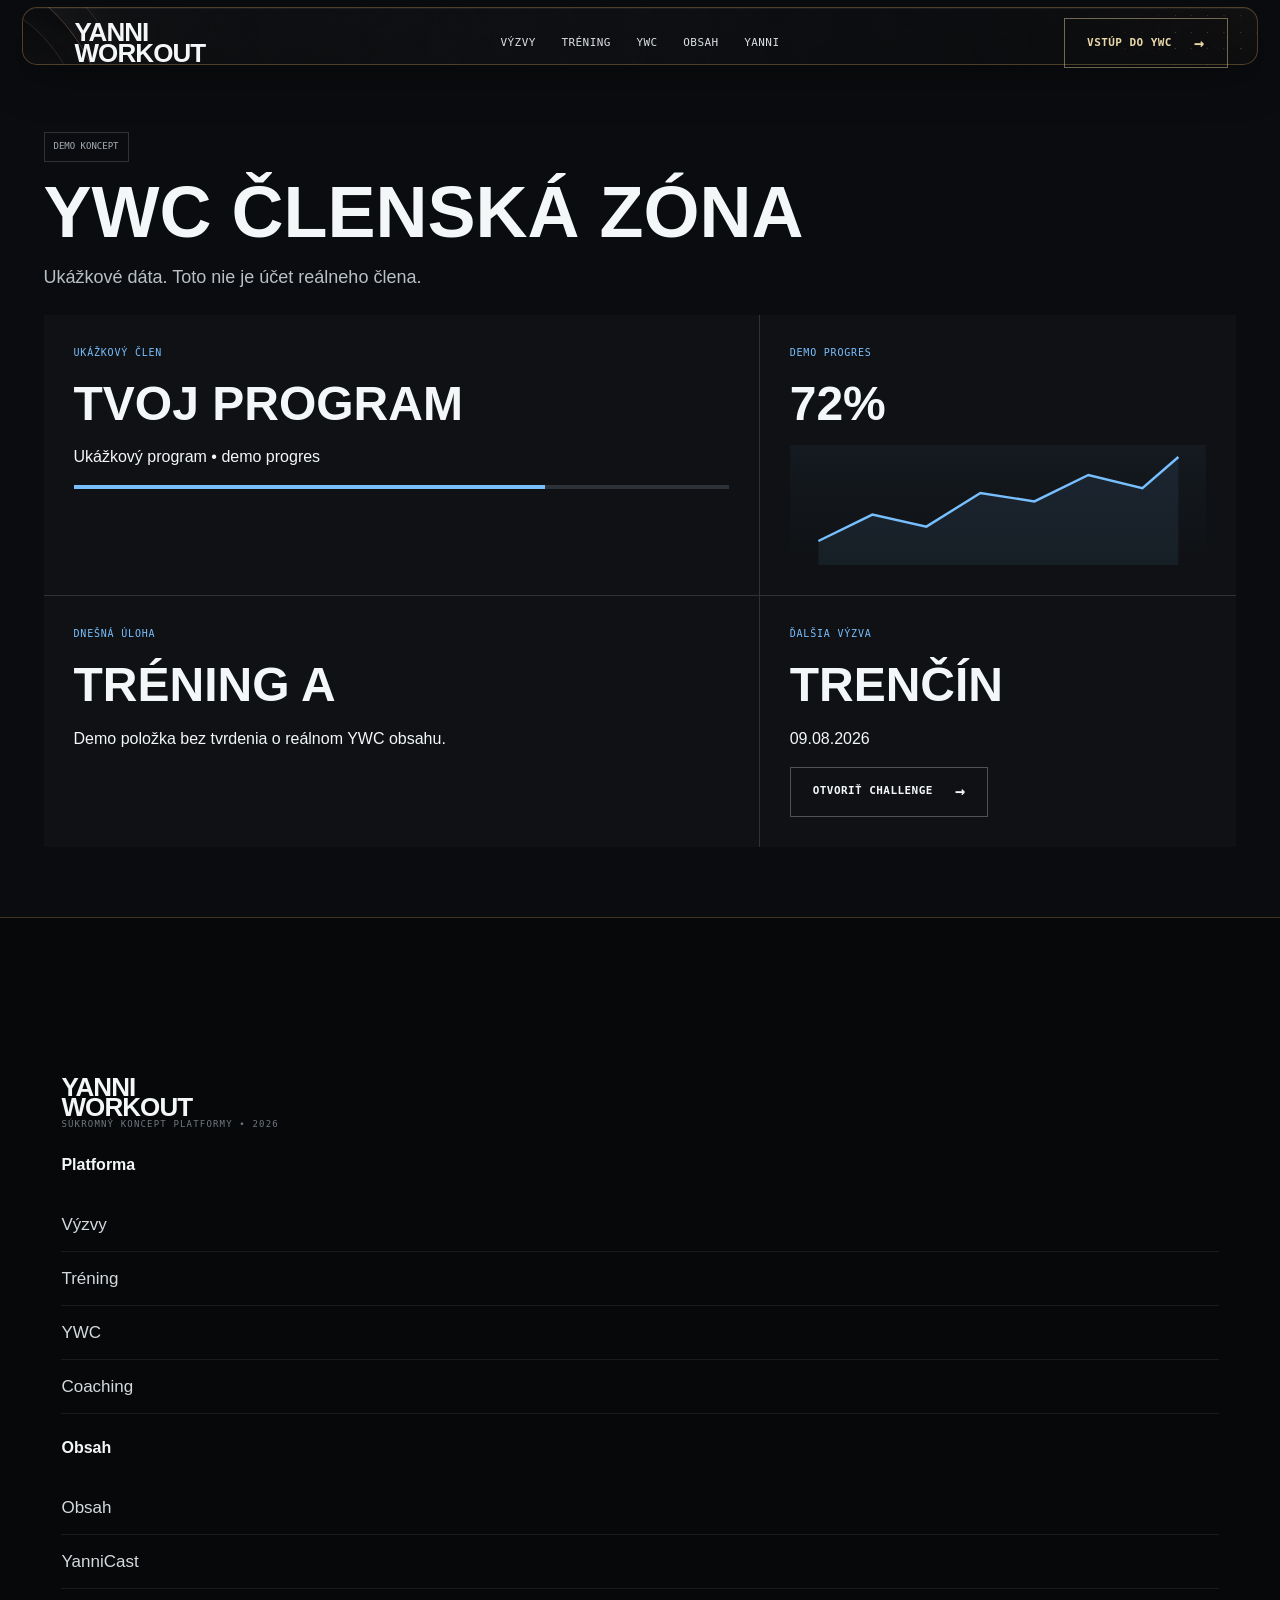
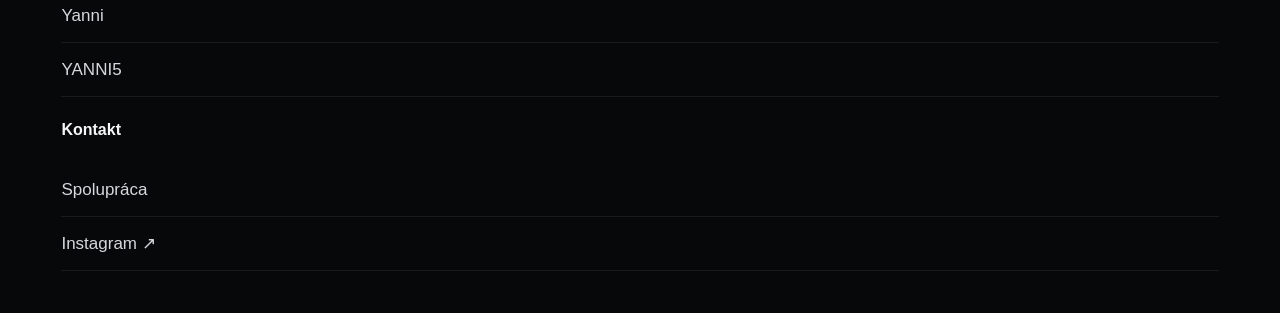
<file: preview/klub/index.html>
<!DOCTYPE html>
<html lang="sk"><head><meta charset="utf-8"/><meta content="width=device-width,initial-scale=1" name="viewport"/><script>document.documentElement.classList.add('js')</script><meta content="noindex,nofollow" name="robots"/><title>Demo členskej zóny — YANNI WORKOUT</title><meta content="YANNI WORKOUT — koncept prémiovej fitness creator platformy." name="description"/><link href="../../assets/favicon.svg" rel="icon"/><link href="../../assets/styles.css" rel="stylesheet"/></head><body><a class="skip-link" href="#main">Preskočiť na obsah</a>
<header class="site-header"><div class="header-inner">
<a class="brand" href="../../index.html"><span>YANNI</span><span>WORKOUT</span></a>
<nav aria-label="Hlavná navigácia" class="nav">
<a href="../../vyzvy/trencin-2026/index.html">Výzvy</a><a href="../../trening/index.html">Tréning</a><a href="../../ywc/index.html">YWC</a><a href="../../obsah/index.html">Obsah</a><a href="../../yanni/index.html">Yanni</a></nav>
<div class="header-actions"><a class="btn" href="../../ywc/index.html"><span>Vstúp do YWC</span><span class="btn-arrow">→</span></a><button aria-controls="mobile-menu" aria-expanded="false" aria-label="Otvoriť menu" class="menu-btn" type="button"><i></i></button></div>
</div></header>
<div aria-hidden="true" class="mobile-panel" id="mobile-menu"><div class="mobile-top"><a class="brand" href="../../index.html"><span>YANNI</span><span>WORKOUT</span></a><button aria-label="Zatvoriť menu" class="mobile-close" type="button"><span aria-hidden="true"></span></button></div><nav aria-label="Mobilná navigácia" class="mobile-links"><a href="../../vyzvy/trencin-2026/index.html">Výzvy</a><a href="../../trening/index.html">Tréning</a><a href="../../ywc/index.html">YWC</a><a href="../../coaching/index.html">Coaching</a><a href="../../obsah/index.html">Obsah</a><a href="../../yanni/index.html">Yanni</a><a href="../../vybava/index.html">Vybavenie</a><a href="../../spolupraca/index.html">Spolupráca</a></nav><div class="mobile-bottom"><a class="btn btn-primary" href="../../ywc/index.html"><span>Vstúp do YWC</span><span class="btn-arrow">→</span></a></div></div><main id="main"><section class="dashboard"><div style="max-width:1200px;margin:0 auto 24px"><span class="concept-badge">Demo koncept</span><h1 class="dash-title" style="font-size:72px;margin-top:18px">YWC členská zóna</h1><p class="detail-copy">Ukážkové dáta. Toto nie je účet reálneho člena.</p></div><div class="dashboard-grid"><section class="dash-panel"><div class="section-kicker">Ukážkový člen</div><h2 class="dash-title">Tvoj program</h2><p>Ukážkový program • demo progres</p><div class="progress-track"><span></span></div></section><section class="dash-panel"><div class="section-kicker">Demo progres</div><h2 class="dash-title">72%</h2><div class="chart"><svg aria-hidden="true" viewbox="0 0 300 100"><polyline fill="none" points="0,80 45,58 90,68 135,40 180,47 225,25 270,36 300,10" stroke="#78bfff" stroke-width="2"></polyline><polyline fill="rgba(120,191,255,.08)" points="0,80 45,58 90,68 135,40 180,47 225,25 270,36 300,10 300,100 0,100" stroke="none"></polyline></svg></div></section><section class="dash-panel"><div class="section-kicker">Dnešná úloha</div><h2 class="dash-title">Tréning A</h2><p>Demo položka bez tvrdenia o reálnom YWC obsahu.</p></section><section class="dash-panel"><div class="section-kicker">Ďalšia výzva</div><h2 class="dash-title">Trenčín</h2><p>09.08.2026</p><a class="btn" href="../../vyzvy/trencin-2026/index.html"><span>Otvoriť challenge</span><span class="btn-arrow">→</span></a></section></div></section></main><footer class="site-footer"><div class="footer-inner"><div><a class="brand" href="../../index.html"><span>YANNI</span><span>WORKOUT</span></a><p class="demo-note">Súkromný koncept platformy • 2026</p></div><div class="footer-col"><h4>Platforma</h4><a href="../../vyzvy/trencin-2026/index.html">Výzvy</a><a href="../../trening/index.html">Tréning</a><a href="../../ywc/index.html">YWC</a><a href="../../coaching/index.html">Coaching</a></div><div class="footer-col"><h4>Obsah</h4><a href="../../obsah/index.html">Obsah</a><a href="../../yannicast/index.html">YanniCast</a><a href="../../yanni/index.html">Yanni</a><a href="../../vybava/index.html">YANNI5</a></div><div class="footer-col"><h4>Kontakt</h4><a href="../../spolupraca/index.html">Spolupráca</a><a href="https://www.instagram.com/yanni_kato/" rel="noopener noreferrer" target="_blank">Instagram ↗</a></div></div></footer><script src="../../assets/app.js"></script></body></html>
</file>
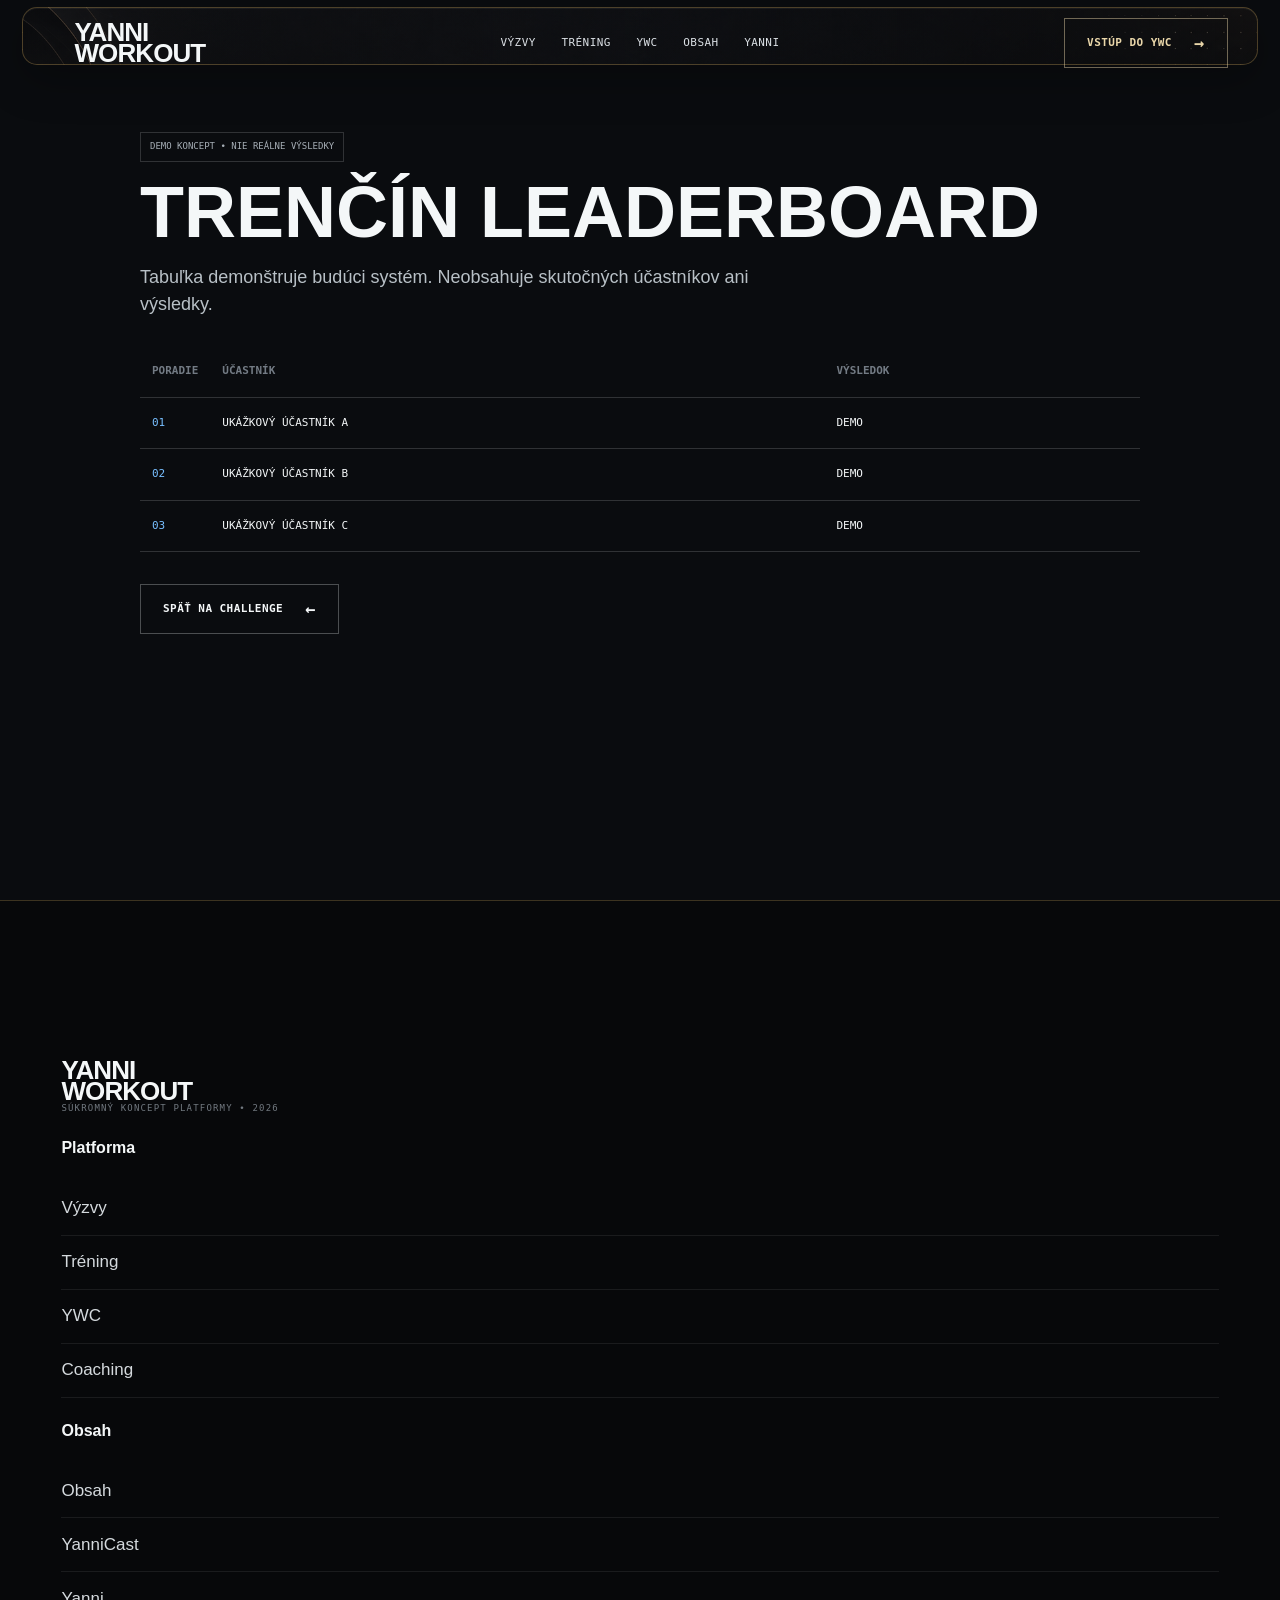
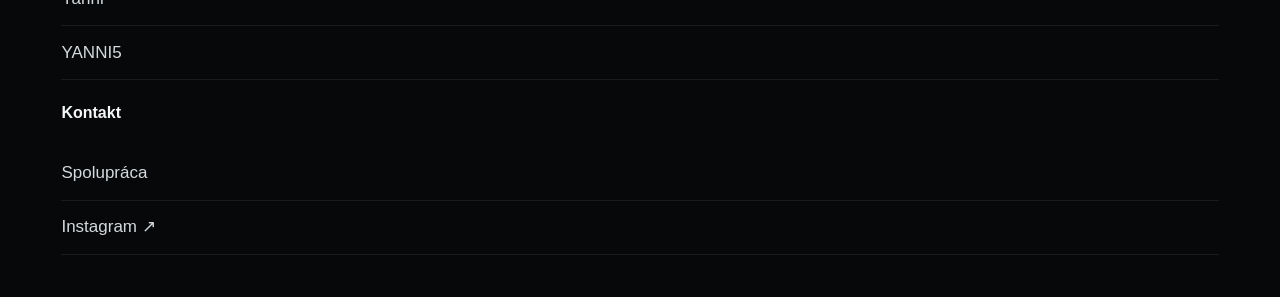
<file: preview/leaderboard/index.html>
<!DOCTYPE html>
<html lang="sk"><head><meta charset="utf-8"/><meta content="width=device-width,initial-scale=1" name="viewport"/><script>document.documentElement.classList.add('js')</script><meta content="noindex,nofollow" name="robots"/><title>Demo leaderboard — YANNI WORKOUT</title><meta content="YANNI WORKOUT — koncept prémiovej fitness creator platformy." name="description"/><link href="../../assets/favicon.svg" rel="icon"/><link href="../../assets/styles.css" rel="stylesheet"/></head><body><a class="skip-link" href="#main">Preskočiť na obsah</a>
<header class="site-header"><div class="header-inner">
<a class="brand" href="../../index.html"><span>YANNI</span><span>WORKOUT</span></a>
<nav aria-label="Hlavná navigácia" class="nav">
<a href="../../vyzvy/trencin-2026/index.html">Výzvy</a><a href="../../trening/index.html">Tréning</a><a href="../../ywc/index.html">YWC</a><a href="../../obsah/index.html">Obsah</a><a href="../../yanni/index.html">Yanni</a></nav>
<div class="header-actions"><a class="btn" href="../../ywc/index.html"><span>Vstúp do YWC</span><span class="btn-arrow">→</span></a><button aria-controls="mobile-menu" aria-expanded="false" aria-label="Otvoriť menu" class="menu-btn" type="button"><i></i></button></div>
</div></header>
<div aria-hidden="true" class="mobile-panel" id="mobile-menu"><div class="mobile-top"><a class="brand" href="../../index.html"><span>YANNI</span><span>WORKOUT</span></a><button aria-label="Zatvoriť menu" class="mobile-close" type="button"><span aria-hidden="true"></span></button></div><nav aria-label="Mobilná navigácia" class="mobile-links"><a href="../../vyzvy/trencin-2026/index.html">Výzvy</a><a href="../../trening/index.html">Tréning</a><a href="../../ywc/index.html">YWC</a><a href="../../coaching/index.html">Coaching</a><a href="../../obsah/index.html">Obsah</a><a href="../../yanni/index.html">Yanni</a><a href="../../vybava/index.html">Vybavenie</a><a href="../../spolupraca/index.html">Spolupráca</a></nav><div class="mobile-bottom"><a class="btn btn-primary" href="../../ywc/index.html"><span>Vstúp do YWC</span><span class="btn-arrow">→</span></a></div></div><main id="main"><section class="dashboard"><div style="max-width:1000px;margin:0 auto"><span class="concept-badge">Demo koncept • nie reálne výsledky</span><h1 class="dash-title" style="font-size:72px;margin-top:18px">Trenčín leaderboard</h1><p class="detail-copy">Tabuľka demonštruje budúci systém. Neobsahuje skutočných účastníkov ani výsledky.</p><table class="leaderboard"><thead><tr><th>Poradie</th><th>Účastník</th><th>Výsledok</th></tr></thead><tbody><tr><td class="rank">01</td><td>Ukážkový účastník A</td><td>Demo</td></tr><tr><td class="rank">02</td><td>Ukážkový účastník B</td><td>Demo</td></tr><tr><td class="rank">03</td><td>Ukážkový účastník C</td><td>Demo</td></tr></tbody></table><div style="margin-top:32px"><a class="btn" href="../../vyzvy/trencin-2026/index.html"><span>Späť na Challenge</span><span class="btn-arrow">←</span></a></div></div></section></main><footer class="site-footer"><div class="footer-inner"><div><a class="brand" href="../../index.html"><span>YANNI</span><span>WORKOUT</span></a><p class="demo-note">Súkromný koncept platformy • 2026</p></div><div class="footer-col"><h4>Platforma</h4><a href="../../vyzvy/trencin-2026/index.html">Výzvy</a><a href="../../trening/index.html">Tréning</a><a href="../../ywc/index.html">YWC</a><a href="../../coaching/index.html">Coaching</a></div><div class="footer-col"><h4>Obsah</h4><a href="../../obsah/index.html">Obsah</a><a href="../../yannicast/index.html">YanniCast</a><a href="../../yanni/index.html">Yanni</a><a href="../../vybava/index.html">YANNI5</a></div><div class="footer-col"><h4>Kontakt</h4><a href="../../spolupraca/index.html">Spolupráca</a><a href="https://www.instagram.com/yanni_kato/" rel="noopener noreferrer" target="_blank">Instagram ↗</a></div></div></footer><script src="../../assets/app.js"></script></body></html>
</file>
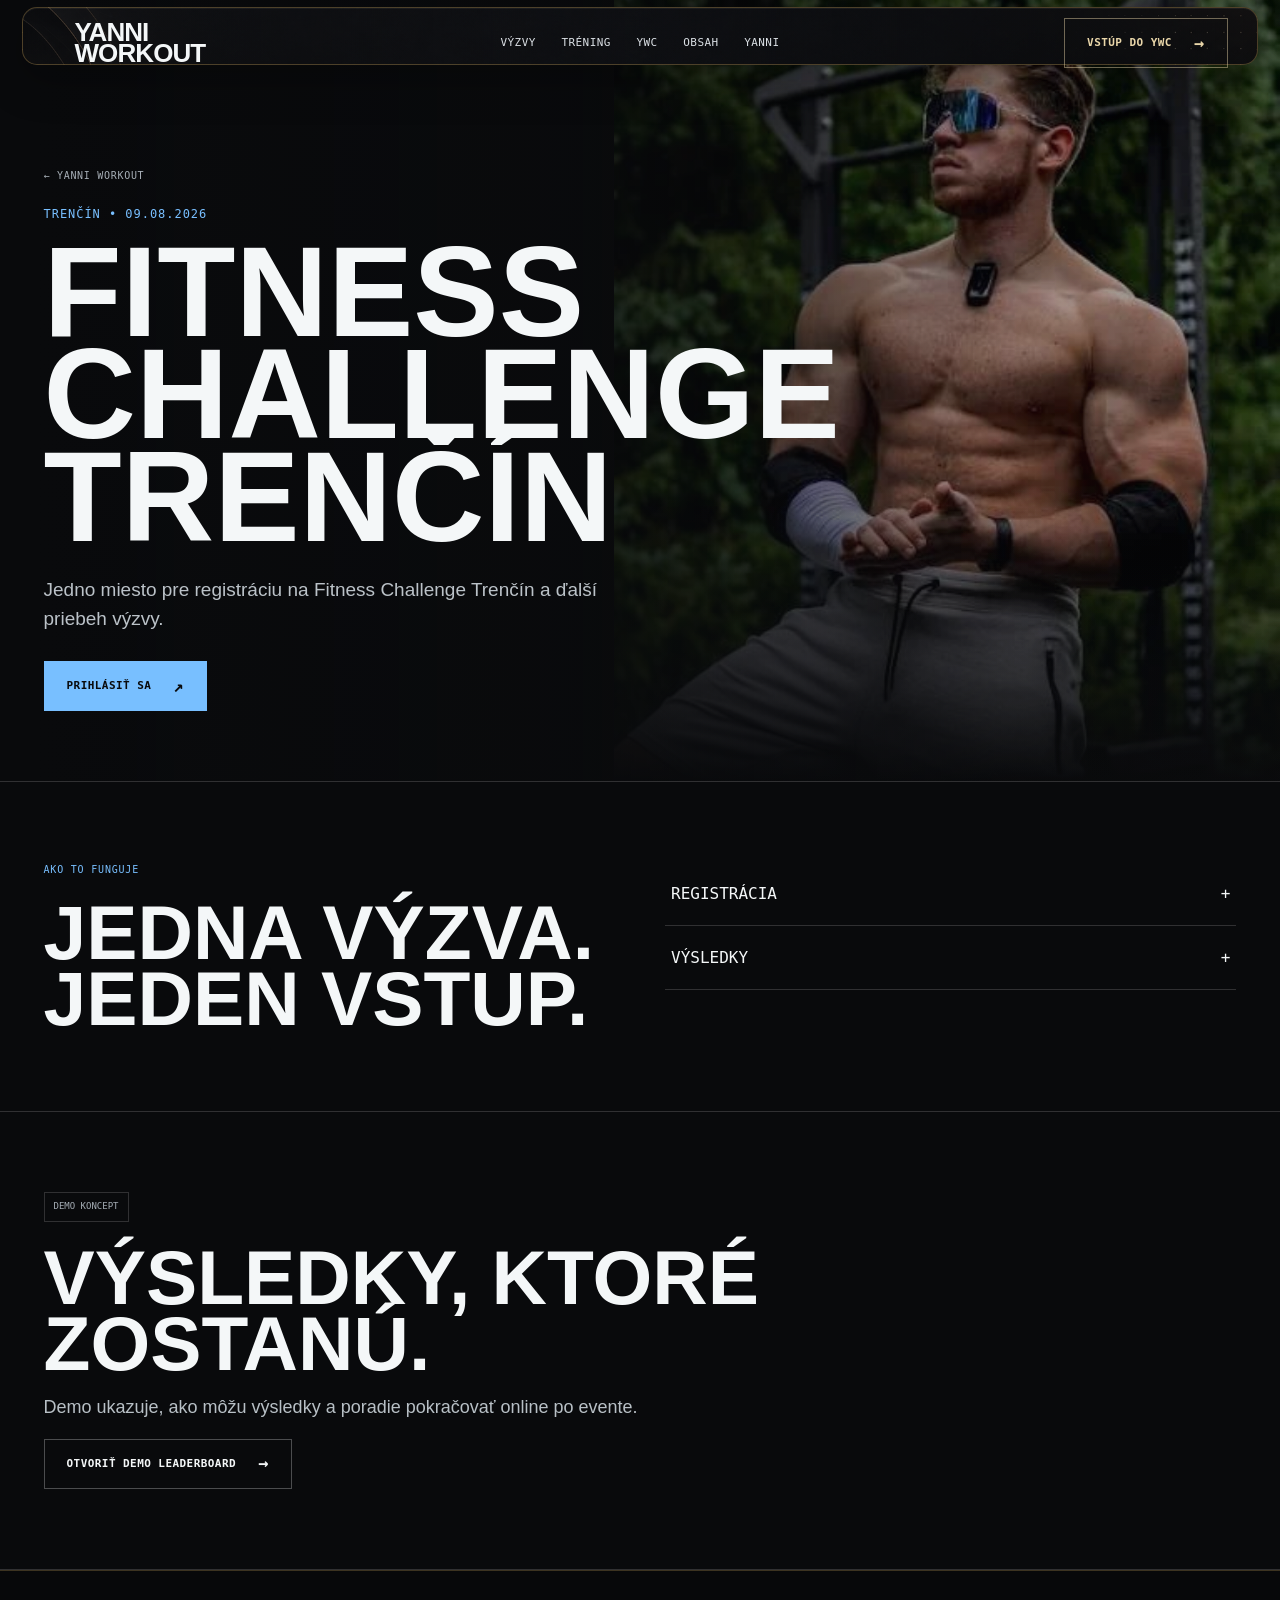
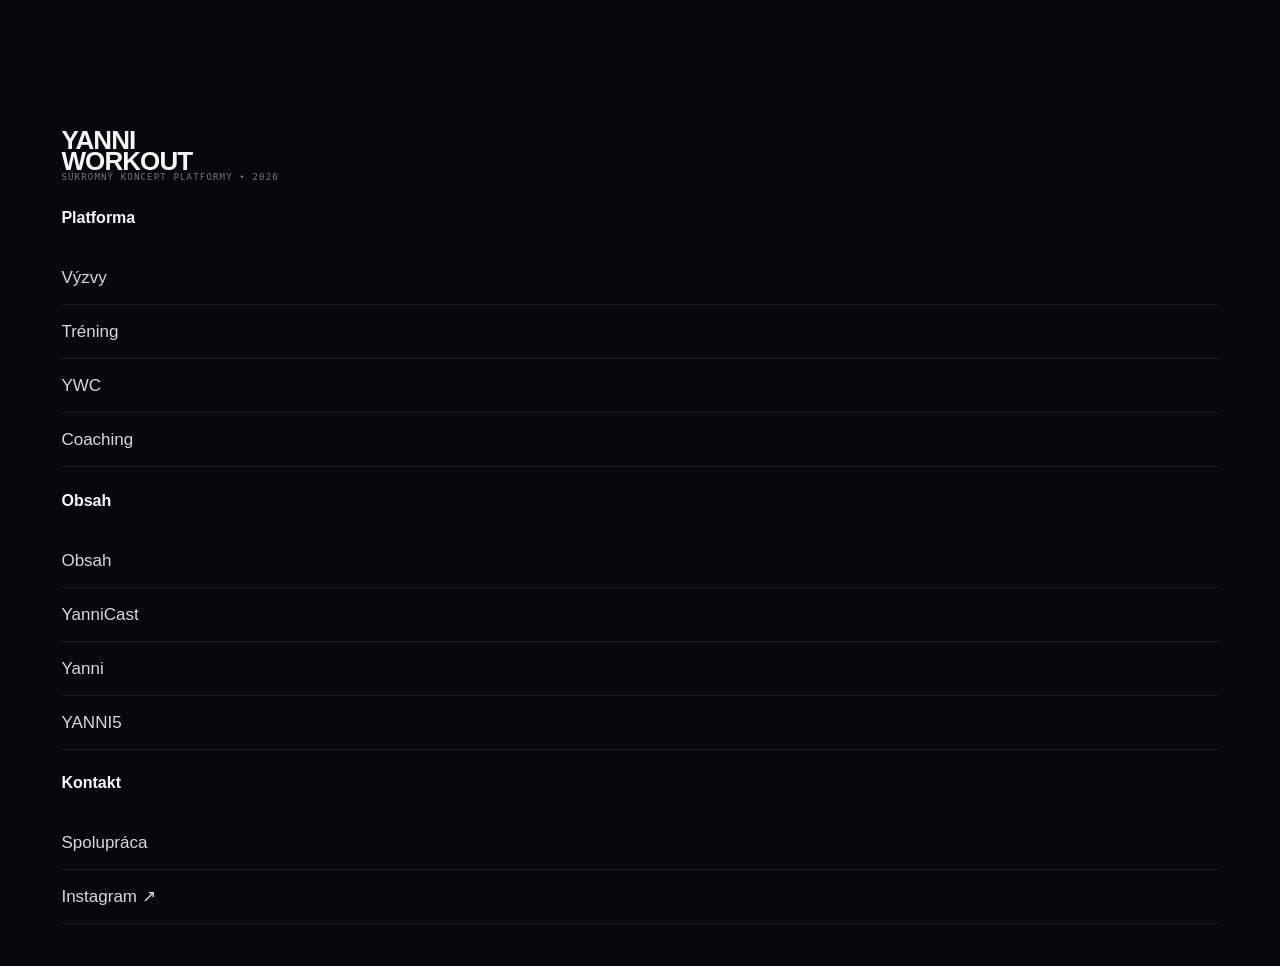
<file: vyzvy/trencin-2026/index.html>
<!DOCTYPE html>
<html lang="sk"><head><meta charset="utf-8"/><meta content="width=device-width,initial-scale=1" name="viewport"/><script>document.documentElement.classList.add('js')</script><meta content="noindex,nofollow" name="robots"/><title>Fitness Challenge Trenčín — YANNI WORKOUT</title><meta content="YANNI WORKOUT — koncept prémiovej fitness creator platformy." name="description"/><link href="../../assets/favicon.svg" rel="icon"/><link href="../../assets/styles.css" rel="stylesheet"/></head><body><a class="skip-link" href="#main">Preskočiť na obsah</a>
<header class="site-header"><div class="header-inner">
<a class="brand" href="../../index.html"><span>YANNI</span><span>WORKOUT</span></a>
<nav aria-label="Hlavná navigácia" class="nav">
<a href="../../vyzvy/trencin-2026/index.html">Výzvy</a><a href="../../trening/index.html">Tréning</a><a href="../../ywc/index.html">YWC</a><a href="../../obsah/index.html">Obsah</a><a href="../../yanni/index.html">Yanni</a></nav>
<div class="header-actions"><a class="btn" href="../../ywc/index.html"><span>Vstúp do YWC</span><span class="btn-arrow">→</span></a><button aria-controls="mobile-menu" aria-expanded="false" aria-label="Otvoriť menu" class="menu-btn" type="button"><i></i></button></div>
</div></header>
<div aria-hidden="true" class="mobile-panel" id="mobile-menu"><div class="mobile-top"><a class="brand" href="../../index.html"><span>YANNI</span><span>WORKOUT</span></a><button aria-label="Zatvoriť menu" class="mobile-close" type="button"><span aria-hidden="true"></span></button></div><nav aria-label="Mobilná navigácia" class="mobile-links"><a href="../../vyzvy/trencin-2026/index.html">Výzvy</a><a href="../../trening/index.html">Tréning</a><a href="../../ywc/index.html">YWC</a><a href="../../coaching/index.html">Coaching</a><a href="../../obsah/index.html">Obsah</a><a href="../../yanni/index.html">Yanni</a><a href="../../vybava/index.html">Vybavenie</a><a href="../../spolupraca/index.html">Spolupráca</a></nav><div class="mobile-bottom"><a class="btn btn-primary" href="../../ywc/index.html"><span>Vstúp do YWC</span><span class="btn-arrow">→</span></a></div></div><main id="main"><section class="page-hero"><img alt="Yanni na outdoor tréningu" class="page-hero-photo" decoding="async" height="501" src="../../assets/yanni-outdoor.webp" width="399"/><div class="inner"><a class="back-link" href="../../index.html">← YANNI WORKOUT</a><div class="meta">Trenčín • 09.08.2026</div><h1>Fitness Challenge<br/>Trenčín</h1><p>Jedno miesto pre registráciu na Fitness Challenge Trenčín a ďalší priebeh výzvy.</p><a class="btn btn-primary" href="https://docs.google.com/forms/d/e/1FAIpQLSe_MSAHzqV_VSkyi9Rxf2vaXoPgUU0fr77EY4IcJjrfdk0KKQ/viewform" rel="noopener noreferrer" target="_blank"><span>Prihlásiť sa</span><span class="btn-arrow">↗</span></a></div></section><section class="detail-section"><div class="detail-inner detail-grid"><div><div class="section-kicker">Ako to funguje</div><h2 class="detail-title">Jedna výzva.<br/>Jeden vstup.</h2></div><div class="accordion"><div class="accordion-item"><button aria-expanded="false"><span>Registrácia</span><span>+</span></button><div class="accordion-panel">Prihlás sa cez aktuálny registračný formulár Fitness Challenge Trenčín.</div></div><div class="accordion-item"><button aria-expanded="false"><span>Výsledky</span><span>+</span></button><div class="accordion-panel">Po evente tu môžu pribudnúť overené výsledky, história a ďalšia výzva.</div></div></div></div></section><section class="detail-section"><div class="detail-inner"><span class="concept-badge">Demo koncept</span><h2 class="detail-title" style="margin-top:22px">Výsledky, ktoré<br/>zostanú.</h2><p class="detail-copy">Demo ukazuje, ako môžu výsledky a poradie pokračovať online po evente.</p><a class="btn" href="../../preview/leaderboard/index.html"><span>Otvoriť demo leaderboard</span><span class="btn-arrow">→</span></a></div></section></main><footer class="site-footer"><div class="footer-inner"><div><a class="brand" href="../../index.html"><span>YANNI</span><span>WORKOUT</span></a><p class="demo-note">Súkromný koncept platformy • 2026</p></div><div class="footer-col"><h4>Platforma</h4><a href="../../vyzvy/trencin-2026/index.html">Výzvy</a><a href="../../trening/index.html">Tréning</a><a href="../../ywc/index.html">YWC</a><a href="../../coaching/index.html">Coaching</a></div><div class="footer-col"><h4>Obsah</h4><a href="../../obsah/index.html">Obsah</a><a href="../../yannicast/index.html">YanniCast</a><a href="../../yanni/index.html">Yanni</a><a href="../../vybava/index.html">YANNI5</a></div><div class="footer-col"><h4>Kontakt</h4><a href="../../spolupraca/index.html">Spolupráca</a><a href="https://www.instagram.com/yanni_kato/" rel="noopener noreferrer" target="_blank">Instagram ↗</a></div></div></footer><script src="../../assets/app.js"></script></body></html>
</file>
<file: assets/styles.css>
:root {
  --ink:#090a0c;
  --ink-soft:#0f1114;
  --graphite:#1b1f24;
  --steel:#a7afb7;
  --flash:#f4f7f8;
  --muted:#737b84;
  --ice:#78bfff;
  --ice-soft:#b9ebfc;
  --brass:#c6a15a;
  --brass-soft:#ead7aa;
  --line:rgba(244,247,248,.16);
  --line-strong:rgba(244,247,248,.28);
  --display:'PT Sans Narrow','Noto Sans Display','Arial Narrow',Impact,sans-serif;
  --body:'Inter','Lato','Helvetica Neue',Arial,sans-serif;
  --mono:'PT Mono','DejaVu Sans Mono','SFMono-Regular',Consolas,monospace;
  --gutter:clamp(20px,3.4vw,56px);
  --max:1480px;
  --header:82px;
}
*{box-sizing:border-box}
html{background:var(--ink);scroll-behavior:smooth}
body{margin:0;background:var(--ink);color:var(--flash);font-family:var(--body);font-size:16px;line-height:1.5;overflow-x:hidden}
a{color:inherit;text-decoration:none}
button{font:inherit}
img{display:block;max-width:100%}
::selection{background:var(--ice);color:var(--ink)}
.skip-link{position:fixed;top:8px;left:8px;z-index:9999;transform:translateY(-140%);padding:10px 14px;background:var(--flash);color:var(--ink)}
.skip-link:focus{transform:none}
.sr-only{position:absolute!important;width:1px!important;height:1px!important;padding:0!important;margin:-1px!important;overflow:hidden!important;clip:rect(0,0,0,0)!important;white-space:nowrap!important;border:0!important}
.site-header{position:fixed;inset:0 0 auto 0;height:88px;z-index:100;display:flex;align-items:center;transition:height .28s cubic-bezier(.22,.8,.24,1)}
.site-header:before{content:"";position:absolute;inset:10px 22px;border:1px solid transparent;border-radius:15px;background-color:transparent;opacity:0;transform:translateY(-5px) scaleX(.985);transition:opacity .28s ease,transform .32s cubic-bezier(.22,.8,.24,1),border-color .28s ease,background-color .28s ease;pointer-events:none}
.site-header.is-scrolled:before,.site-header.is-solid:before{opacity:1;transform:none;border-color:rgba(198,161,90,.34);background-color:rgba(8,9,11,.9);box-shadow:0 14px 44px rgba(0,0,0,.28),inset 0 1px 0 rgba(244,247,248,.05);backdrop-filter:blur(15px)}
.site-header.is-past-hero{height:72px}
.site-header.is-past-hero:before{inset:7px 22px}
.header-inner{position:relative;z-index:1;width:100%;max-width:none;margin:auto;padding:14px clamp(48px,4.1vw,68px) 0;display:grid;grid-template-columns:1fr auto 1fr;align-items:center;gap:24px}
.brand{font-family:var(--display);font-weight:900;letter-spacing:-.035em;font-size:26px;line-height:.8;text-transform:uppercase}.brand span{display:block}.brand small{font-family:var(--mono);font-size:8px;font-weight:600;letter-spacing:.14em;color:var(--ice);display:block;margin-top:7px}
.nav{display:flex;align-items:center;gap:clamp(18px,2vw,34px);font-family:var(--mono);font-size:11px;letter-spacing:.04em;text-transform:uppercase}
.nav a{position:relative;padding:12px 0;color:#dbe0e5;transition:color .18s ease}.nav a:after{content:"";position:absolute;left:0;bottom:7px;width:100%;height:1px;background:linear-gradient(90deg,var(--ice),rgba(120,191,255,.18));transform:scaleX(0);transform-origin:right center;transition:transform .2s cubic-bezier(.22,.8,.24,1)}.nav a:hover,.nav a:focus-visible{color:var(--flash)}.nav a:hover:after,.nav a:focus-visible:after{transform:scaleX(1);transform-origin:left center}
.header-actions{justify-self:end;display:flex;align-items:center;gap:10px}.menu-btn{display:none;width:48px;height:48px;background:transparent;color:var(--flash);border:1px solid var(--line);align-items:center;justify-content:center;cursor:pointer}.menu-btn i,.menu-btn i:before,.menu-btn i:after{display:block;width:18px;height:1px;background:currentColor;content:"";position:relative}.menu-btn i:before{position:absolute;top:-6px}.menu-btn i:after{position:absolute;top:6px}
.btn{position:relative;display:inline-flex;align-items:center;justify-content:space-between;gap:22px;min-height:50px;padding:0 22px;border:1px solid var(--line-strong);font-family:var(--mono);font-size:11px;font-weight:600;letter-spacing:.04em;text-transform:uppercase;cursor:pointer;transition:transform .2s cubic-bezier(.22,.8,.24,1),border-color .2s ease,color .2s ease;background:transparent;color:var(--flash);overflow:hidden}.btn:before{content:"";position:absolute;inset:-1px;background:var(--ice);transform:translate3d(-102%,0,0);transition:transform .24s cubic-bezier(.22,.8,.24,1);z-index:0}.btn>*{position:relative;z-index:1}.btn:hover:before,.btn:focus-visible:before{transform:translate3d(0,0,0)}.btn:hover,.btn:focus-visible{color:var(--ink);border-color:var(--ice)}.btn:active{transform:scale(.985)}.btn-primary{background:var(--ice);color:var(--ink);border-color:var(--ice)}.btn-primary:before{background:var(--flash)}.btn-arrow{font-size:17px;line-height:1;transform:translateX(0);transition:transform .24s cubic-bezier(.22,.8,.24,1)}.btn:hover .btn-arrow,.btn:focus-visible .btn-arrow{transform:translateX(6px)}
@media(min-width:1001px){.site-header.is-scrolled:before,.site-header.is-solid:before{background-image:linear-gradient(90deg,rgba(8,9,11,.66),rgba(8,9,11,.42),rgba(8,9,11,.68)),url('../backgrounds/header.webp');background-size:cover;background-position:50% 42%}.site-header .brand{margin-left:22px}.site-header .btn{border-color:rgba(234,215,170,.45);color:var(--brass-soft)}.site-header .btn:before{background:var(--brass-soft)}.site-header .btn:hover,.site-header .btn:focus-visible{color:var(--ink);border-color:var(--brass-soft)}}
.hero{min-height:max(760px,100svh);position:relative;isolation:isolate;overflow:hidden;border-bottom:1px solid var(--line);background:var(--ink)}
.hero-scene{position:absolute;inset:0;z-index:-2;overflow:hidden;background:var(--ink)}.hero-scene img{width:100%;height:100%;object-fit:cover;object-position:left center;transform:translate3d(0,var(--scene-y,0),0) scale(1.025);transform-origin:center center;filter:contrast(1.025) saturate(.96);will-change:transform}.hero-scene:after{content:"";position:absolute;inset:0;background:linear-gradient(90deg,rgba(6,8,11,.93) 0%,rgba(6,8,11,.78) 25%,rgba(6,8,11,.38) 48%,rgba(6,8,11,.06) 73%),linear-gradient(0deg,rgba(6,8,11,.82) 0%,rgba(6,8,11,.08) 25%,rgba(6,8,11,.04) 72%,rgba(6,8,11,.34) 100%);pointer-events:none}
.hero-grid{position:relative;z-index:2;min-height:max(760px,100svh);max-width:none;margin:auto;padding:180px clamp(48px,4.1vw,68px) 112px;display:grid;grid-template-columns:repeat(12,minmax(0,1fr));align-items:start}
.rack-rail{position:absolute;z-index:4;left:clamp(68px,5.4vw,90px);top:21%;height:min(54vh,510px);display:flex;flex-direction:column;justify-content:space-between;font-family:var(--mono);font-size:9px;color:var(--muted);letter-spacing:.06em;text-transform:uppercase;--rail-progress:0}.rack-rail:before{content:"";position:absolute;left:9px;top:10px;bottom:10px;width:1px;background:rgba(244,247,248,.18)}.rail-track-fill{position:absolute;z-index:1;left:9px;top:10px;width:1px;height:calc((100% - 20px)*var(--rail-progress));background:linear-gradient(180deg,var(--ice),rgba(120,191,255,.36));transition:height .42s cubic-bezier(.22,.8,.24,1)}.rail-item{display:grid;grid-template-columns:18px 1fr;gap:12px;align-items:center;position:relative;z-index:2;transition:color .24s ease,transform .24s cubic-bezier(.22,.8,.24,1)}.rail-dot{width:11px;height:11px;border:1px solid var(--steel);border-radius:50%;background:var(--ink);box-shadow:0 0 0 4px var(--ink);transition:background-color .24s ease,border-color .24s ease,box-shadow .24s ease,transform .24s ease}.rail-item.passed{color:var(--steel)}.rail-item.passed .rail-dot{background:var(--steel);border-color:var(--steel)}.rail-item.active{color:var(--flash);transform:translateX(6px)}.rail-item.active .rail-dot{background:var(--ice);border-color:var(--flash);box-shadow:0 0 0 3px var(--ink),0 0 0 5px rgba(120,191,255,.24);animation:rail-lock .58s ease-out both}
.hero-copy{grid-column:2 / span 6;margin-left:clamp(70px,4.55vw,76px);max-width:690px;min-width:0}.meta{display:flex;align-items:center;gap:14px;font-family:var(--mono);color:var(--ice);font-size:12px;letter-spacing:.08em;text-transform:uppercase;margin-bottom:18px}.hero .meta:after{content:"";display:block;width:38px;height:1px;background:linear-gradient(90deg,var(--ice),transparent);animation:utility-drift 5.4s ease-in-out infinite alternate}.display{font-family:var(--display);font-weight:800;text-transform:uppercase;letter-spacing:-.047em;line-height:.82;margin:0}.hero .display,.challenge .section-title{font-family:Haettenschweiler,'Arial Narrow',Impact,sans-serif;font-weight:400}.display-line{display:block;white-space:nowrap}.display-accent{color:var(--ice);text-shadow:0 0 24px rgba(120,191,255,.22)}.hero h1{font-size:clamp(92px,8.5vw,142px);line-height:.88;letter-spacing:-.025em;max-width:760px}.hero-sub{font-size:clamp(17px,1.3vw,20px);color:#cbd2d8;max-width:420px;margin:20px 0 26px}.cta-row{display:flex;gap:12px;flex-wrap:wrap}.hero .btn{min-width:178px}.hero-foot{position:absolute;z-index:3;left:clamp(230px,16.3vw,272px);right:var(--gutter);bottom:24px;min-height:84px;display:grid;grid-template-columns:repeat(3,minmax(110px,1fr)) 1.35fr;align-items:center;max-width:1040px;border-top:1px solid rgba(244,247,248,.18);font-family:var(--mono);font-size:9px;text-transform:uppercase;color:var(--muted)}.hero-foot>div{padding:0 18px;border-right:1px solid var(--line)}.hero-foot strong{display:block;color:var(--flash);font-size:11px;margin-top:4px}
.js .hero .meta,.js .hero .display-line,.js .hero .hero-sub,.js .hero .cta-row,.js .hero .rack-rail{opacity:0;transform:translate3d(0,18px,0)}.js .hero.hero-ready .meta,.js .hero.hero-ready .display-line,.js .hero.hero-ready .hero-sub,.js .hero.hero-ready .cta-row,.js .hero.hero-ready .rack-rail{opacity:1;transform:none;transition:opacity .62s cubic-bezier(.2,.7,.2,1),transform .62s cubic-bezier(.2,.7,.2,1)}.js .hero.hero-ready .meta{transition-delay:.08s}.js .hero.hero-ready .display-line:nth-child(1){transition-delay:.16s}.js .hero.hero-ready .display-line:nth-child(2){transition-delay:.23s}.js .hero.hero-ready .display-line:nth-child(3){transition-delay:.3s}.js .hero.hero-ready .hero-sub{transition-delay:.38s}.js .hero.hero-ready .cta-row{transition-delay:.46s}.js .hero.hero-ready .rack-rail{transition-delay:.56s}
@keyframes rail-lock{0%{transform:scale(.82)}55%{transform:scale(1.15)}100%{transform:scale(1)}}
@keyframes utility-drift{from{transform:translate3d(0,-1px,0)}to{transform:translate3d(3px,2px,0)}}
.section{position:relative;border-bottom:1px solid var(--line);overflow:hidden}.section-inner{max-width:var(--max);margin:auto;padding:clamp(82px,9vw,150px) var(--gutter)}.section-kicker{font-family:var(--mono);font-size:10px;color:var(--ice);letter-spacing:.08em;text-transform:uppercase;margin-bottom:22px}.section-title{font-family:var(--display);font-weight:800;text-transform:uppercase;letter-spacing:-.035em;line-height:.86;font-size:clamp(60px,7.6vw,118px);margin:0}.section-copy{color:#b9c0c6;max-width:550px;font-size:18px}
.challenge{min-height:max(780px,100svh);background:var(--ink)}.challenge-bg{position:absolute;inset:0;overflow:hidden}.challenge-bg img{width:100%;height:100%;object-fit:cover;object-position:center center;transform:translate3d(0,var(--scene-y,0),0) scale(1.025);filter:saturate(.88) contrast(1.035);will-change:transform}.challenge-bg:after{content:"";position:absolute;inset:0;background:linear-gradient(90deg,rgba(7,8,10,.93) 0%,rgba(7,8,10,.72) 31%,rgba(7,8,10,.2) 57%,rgba(7,8,10,.13) 78%,rgba(7,8,10,.32) 100%),linear-gradient(0deg,rgba(7,8,10,.76) 0%,transparent 30%,rgba(7,8,10,.08) 72%,rgba(7,8,10,.25) 100%)}.challenge-layout{position:relative;z-index:2;display:grid;grid-template-columns:minmax(0,1.35fr) minmax(330px,.65fr);gap:clamp(46px,6vw,96px);align-items:center;min-height:max(780px,100svh);max-width:none;padding:clamp(102px,10vw,154px) clamp(48px,7.9vw,132px) clamp(72px,7vw,100px)}.challenge-copy{min-width:0}.challenge .section-kicker{color:var(--brass-soft);display:flex;align-items:center;gap:12px}.challenge .section-kicker:before{content:"";width:26px;height:2px;background:var(--brass);animation:utility-drift 5.8s ease-in-out infinite alternate}.challenge h2{max-width:760px;font-size:clamp(110px,9.8vw,164px);line-height:.92;letter-spacing:-.015em}.challenge-title-line{display:block;white-space:nowrap}.challenge-title-accent{color:var(--brass);text-shadow:0 10px 40px rgba(198,161,90,.13)}.event-facts{display:flex;gap:clamp(28px,5vw,76px);margin:24px 0 28px;font-family:var(--mono);text-transform:uppercase}.event-facts div{min-width:150px}.event-facts dt{color:var(--brass);font-size:10px;letter-spacing:.08em}.event-facts dd{color:var(--flash);font-size:15px;font-weight:700;letter-spacing:.04em;margin:6px 0 0}.challenge-register{min-width:210px;background:var(--brass);border-color:var(--brass);color:var(--ink)}.challenge-register:before{background:var(--brass-soft)}.challenge-register:hover,.challenge-register:focus-visible{border-color:var(--brass-soft);color:var(--ink)}.challenge-panel{justify-self:end;display:flex;flex-direction:column;justify-content:center;width:min(100%,410px);min-height:500px;margin-top:64px;margin-right:20px;padding:48px 38px;border:0;border-radius:4px;background:rgba(9,8,8,.16);box-shadow:none;backdrop-filter:blur(1px);transform:translate3d(var(--panel-x,0),var(--panel-y,0),0) perspective(900px) rotateX(var(--panel-rx,0deg)) rotateY(var(--panel-ry,0deg));transform-style:preserve-3d;transition:transform .22s ease-out}.challenge-panel .section-copy{font-size:18px;line-height:1.62;margin:24px 0 28px;color:#d3d0cc}.challenge-panel .btn{width:100%;border-color:rgba(234,215,170,.34)}.challenge-panel .btn:before{background:var(--brass-soft)}.challenge-panel .btn:hover,.challenge-panel .btn:focus-visible{border-color:var(--brass-soft)}
.js .challenge-copy.reveal{opacity:1;transform:none}.js .challenge-copy.reveal>*{opacity:0;transform:translate3d(0,16px,0);transition:opacity .58s cubic-bezier(.2,.7,.2,1),transform .58s cubic-bezier(.2,.7,.2,1)}.js .challenge-copy.reveal.in>*{opacity:1;transform:none}.js .challenge-copy.reveal.in>*:nth-child(2){transition-delay:.08s}.js .challenge-copy.reveal.in>*:nth-child(3){transition-delay:.16s}.js .challenge-copy.reveal.in>*:nth-child(4){transition-delay:.23s}
@supports not (backdrop-filter:blur(1px)){.site-header.is-scrolled:before,.site-header.is-solid:before{background-color:rgba(8,9,11,.97)}.challenge-panel{background:#11100f}}
.ywc{--ywc-gutter:clamp(64px,6.35vw,106px);min-height:max(840px,100svh);isolation:isolate;background:#080a0d;border-bottom-color:rgba(120,191,255,.22)}.ywc:before{content:"";position:absolute;z-index:1;inset:0 0 auto;height:110px;background:linear-gradient(180deg,rgba(6,8,10,.92),rgba(6,8,10,.32) 34%,transparent);pointer-events:none}.ywc-scene{position:absolute;z-index:0;inset:0;overflow:hidden;background:#080a0d}.ywc-scene img{width:100%;height:100%;object-fit:cover;object-position:center center;transform:translate3d(0,var(--scene-y,0),0) scale(1.012);filter:contrast(1.02) saturate(.96);will-change:transform}.ywc-scene:after{content:"";position:absolute;inset:0;background:linear-gradient(180deg,rgba(5,7,9,.12),transparent 22%,transparent 78%,rgba(5,7,9,.55)),linear-gradient(90deg,rgba(5,7,9,.14),transparent 47%);pointer-events:none}.ywc-layout{position:relative;z-index:2;display:block;min-height:max(840px,100svh);max-width:none;padding:clamp(112px,12vh,132px) var(--ywc-gutter) 112px}.ywc-copy{width:min(43.5vw,690px)}.ywc .section-kicker{display:flex;align-items:center;gap:14px;margin-bottom:30px;color:#a7d9ff;font-size:10px}.ywc .section-kicker:before{content:"";width:28px;height:1px;background:linear-gradient(90deg,var(--ice),rgba(120,191,255,.08))}.ywc .section-title{font-family:'Bodoni MT','Bodoni 72',Didot,'Times New Roman',serif;font-size:clamp(88px,6.7vw,112px);font-weight:400;line-height:.8;letter-spacing:-.045em}.ywc .section-title span{display:block;white-space:nowrap}.ywc-title-accent{color:var(--ice);text-shadow:0 0 34px rgba(120,191,255,.17)}.ywc .section-copy{max-width:560px;margin:24px 0 0;color:#c1c7cd;font-size:18px;line-height:1.55}.benefit-list{list-style:none;max-width:680px;margin:36px 0 28px;padding:0;border-top:1px solid rgba(244,247,248,.17)}.benefit-row{display:grid;grid-template-columns:42px 56px minmax(0,1fr) 18px;align-items:center;min-height:61px;border-bottom:1px solid rgba(244,247,248,.15);font-family:var(--mono);font-size:11px;letter-spacing:.075em;text-transform:uppercase}.benefit-index{color:var(--ice);font-size:10px}.benefit-icon{position:relative;display:grid;width:44px;height:44px;place-items:center;border:1px solid rgba(120,191,255,.68);border-radius:50%;color:#dff3ff;box-shadow:0 0 0 5px rgba(120,191,255,.025),inset 0 0 15px rgba(120,191,255,.08)}.benefit-icon:before{content:"";position:absolute;inset:-5px;border:1px solid rgba(120,191,255,.1);border-radius:50%}.benefit-icon svg{width:20px;height:20px;fill:none;stroke:currentColor;stroke-width:1.35;stroke-linecap:round;stroke-linejoin:round}.benefit-label{padding-left:12px;color:var(--flash);font-weight:600}.benefit-state{width:6px;height:6px;border-radius:50%;background:var(--ice);box-shadow:0 0 12px rgba(120,191,255,.72)}.benefit-row:nth-child(1) .benefit-icon,.benefit-row:nth-child(3) .benefit-state{animation:node-drift 7s ease-in-out infinite alternate}.ywc .cta-row{gap:16px}.ywc .btn{min-width:256px}.ywc .btn-primary{background:var(--ice);box-shadow:0 12px 34px rgba(22,76,117,.15)}.ywc-utility{position:absolute;z-index:3;left:var(--ywc-gutter);right:var(--ywc-gutter);bottom:26px;display:grid;grid-template-columns:auto minmax(40px,1fr) 28px minmax(40px,1fr) auto;gap:34px;align-items:center;font-family:var(--mono);font-size:9px;letter-spacing:.075em;text-transform:uppercase;color:#78828c}.ywc-utility i{height:1px;background:linear-gradient(90deg,rgba(244,247,248,.2),rgba(244,247,248,.08))}.ywc-utility img{width:28px;height:28px;opacity:.82}.ywc-utility span:last-child{display:flex;align-items:center;gap:12px}.ywc-utility b{display:block;width:7px;height:7px;border-radius:50%;background:var(--ice);box-shadow:0 0 12px rgba(120,191,255,.72)}@keyframes node-drift{from{transform:translate3d(0,-1px,0)}to{transform:translate3d(0,2px,0)}}.js .ywc-copy.reveal{opacity:1;transform:none}.js .ywc-copy.reveal>*{opacity:0;transform:translate3d(0,15px,0);transition:opacity .56s cubic-bezier(.2,.7,.2,1),transform .56s cubic-bezier(.2,.7,.2,1)}.js .ywc-copy.reveal.in>*{opacity:1;transform:none}.js .ywc-copy.reveal.in>*:nth-child(2){transition-delay:.07s}.js .ywc-copy.reveal.in>*:nth-child(3){transition-delay:.14s}.js .ywc-copy.reveal.in>*:nth-child(4){transition-delay:.2s}.js .ywc-copy.reveal.in>*:nth-child(5){transition-delay:.27s}
.train{--train-gutter:clamp(62px,6.8vw,114px);min-height:max(860px,100svh);isolation:isolate;background:#f4f5f6;color:var(--ink);border-bottom-color:rgba(9,10,12,.28)}.train:before{content:"";position:absolute;z-index:3;inset:0 0 auto;height:64px;background:linear-gradient(180deg,rgba(7,10,13,.82),rgba(120,191,255,.12) 15%,transparent 72%);pointer-events:none}.train:after{content:"";position:absolute;z-index:3;inset:auto 0 0;height:72px;background:linear-gradient(180deg,transparent,rgba(15,17,20,.3) 54%,var(--ink-soft));pointer-events:none}.train-scene{position:absolute;z-index:0;inset:0;overflow:hidden;background:#f4f5f6}.train-scene img{width:100%;height:100%;object-fit:cover;object-position:center center;transform:translate3d(0,var(--scene-y,0),0) scale(1.008);will-change:transform}.train-layout{position:relative;z-index:2;min-height:max(860px,100svh);max-width:none;padding:clamp(94px,10vh,112px) var(--train-gutter) 60px}.train-heading{position:relative;z-index:2;width:min(54vw,820px)}.train .section-kicker{display:flex;align-items:center;gap:14px;margin-bottom:38px;color:#197cd1;font-size:11px}.train .section-kicker:after{content:"";width:64px;height:1px;background:linear-gradient(90deg,#197cd1,transparent)}.train .section-title{font-family:Haettenschweiler,'Arial Narrow',Impact,sans-serif;font-size:clamp(96px,7.75vw,130px);font-weight:400;line-height:.82;letter-spacing:-.012em;color:#111315}.train .section-title span{display:block;white-space:nowrap}.train-title-accent{color:#1686e2;text-shadow:0 8px 22px rgba(22,134,226,.13)}.train-grid{position:absolute;z-index:2;left:calc(var(--train-gutter) + clamp(22px,3.45vw,58px));right:calc(var(--train-gutter) + clamp(22px,3.45vw,58px));top:53.5%;bottom:5.8%;display:grid;grid-template-columns:repeat(2,minmax(0,1fr));gap:clamp(22px,2.4vw,40px)}.train-panel{position:relative;display:grid;grid-template-columns:88px minmax(0,1fr);gap:26px;min-height:0;padding:54px 40px 46px;border:1px solid rgba(255,255,255,.7);border-radius:10px;background:rgba(250,251,251,.2);box-shadow:0 23px 42px rgba(44,48,51,.13),inset 0 1px 0 rgba(255,255,255,.84);transition:transform .22s cubic-bezier(.22,.8,.24,1),box-shadow .22s ease,border-color .22s ease;overflow:hidden}.train-panel:hover,.train-panel:focus-within{transform:translateY(-2px);border-color:rgba(255,255,255,.94);box-shadow:0 28px 48px rgba(44,48,51,.16),inset 0 1px 0 #fff}.train-panel.featured{background:rgba(250,251,251,.25)}.train-icon{display:grid;width:78px;height:78px;place-items:center;border:1px solid rgba(255,255,255,.9);border-radius:50%;background:rgba(250,251,252,.78);color:#147ed4;box-shadow:0 12px 20px rgba(37,45,51,.16),inset 0 1px 0 #fff}.train-panel.featured .train-icon{animation:node-drift 7.4s ease-in-out infinite alternate}.train-icon svg{width:30px;height:30px;fill:none;stroke:currentColor;stroke-width:1.45;stroke-linecap:round;stroke-linejoin:round}.train-panel-copy{display:flex;min-width:0;flex-direction:column}.train-panel h3{font-family:var(--display);font-size:clamp(42px,3.2vw,54px);font-weight:800;line-height:.86;letter-spacing:-.025em;text-transform:uppercase;margin:4px 0 0;color:#16191b}.train-panel p{max-width:445px;margin:30px 0 22px;color:#535b61;font-size:16px;line-height:1.55}.train .btn{width:min(100%,260px);margin-top:auto;color:var(--ink);border-color:rgba(9,10,12,.35);align-self:flex-start;background:rgba(255,255,255,.12)}.train .btn:before{background:var(--ink)}.train .btn:hover,.train .btn:focus-visible{color:var(--flash);border-color:var(--ink)}.train :focus-visible{outline-color:#111315}.js .train-grid .reveal:nth-child(2){transition-delay:.09s}
.content-section{min-height:max(880px,100svh);isolation:isolate;background:#090a0c;border-bottom:0;color:var(--flash)}
.content-section:before{content:"";position:absolute;z-index:3;inset:0 0 auto;height:42px;background:linear-gradient(180deg,rgba(15,17,20,.94),rgba(15,17,20,.22) 42%,transparent);pointer-events:none}
.content-section:after{content:"";position:absolute;z-index:4;inset:auto 0 0;height:2px;background:linear-gradient(90deg,transparent 5%,rgba(120,191,255,.15) 27%,rgba(244,247,248,.78) 50%,rgba(120,191,255,.18) 73%,transparent 95%);box-shadow:0 -12px 32px rgba(120,191,255,.05);pointer-events:none}
.content-scene{position:absolute;z-index:0;inset:0;overflow:hidden;background:#090a0c}.content-scene img{width:100%;height:100%;object-fit:fill;transform:translate3d(0,calc(70px + var(--scene-y,0)),0) scale(.96);filter:contrast(1.015) saturate(.94);will-change:transform}.content-scene:after{content:"";position:absolute;inset:0;background:linear-gradient(180deg,rgba(7,8,10,.12),rgba(7,8,10,.04) 30%,rgba(7,8,10,.06) 79%,#090a0c 98%),radial-gradient(circle at 50% 8%,transparent,rgba(7,8,10,.18) 72%);pointer-events:none}
.content-layout{position:relative;z-index:2;min-height:max(880px,100svh);padding:clamp(48px,5.6vh,58px) clamp(72px,7.45vw,126px) clamp(48px,5.4vh,56px)}
.content-heading{max-width:1120px;margin:0 auto;text-align:center}.content-heading .section-kicker{display:flex;align-items:center;justify-content:center;gap:14px;margin-bottom:23px;color:var(--brass-soft);font-size:11px}.content-heading .section-kicker:after{content:"";width:65px;height:1px;background:linear-gradient(90deg,var(--brass),transparent);animation:utility-drift 5.8s ease-in-out infinite alternate}.content-heading .section-title{font-family:Arial,'Helvetica Neue',sans-serif;font-size:clamp(76px,6.5vw,108px);font-weight:900;line-height:.9;letter-spacing:-.055em}.content-heading .section-title span{display:block;white-space:nowrap}.content-heading .section-title em{color:var(--brass);font-style:normal;text-shadow:0 10px 36px rgba(198,161,90,.13)}.content-heading>p{margin:18px auto 0;max-width:660px;color:#c5c8cb;font-size:16px;line-height:1.5}
.content-grid{display:grid;grid-template-columns:538fr 441fr 399fr;gap:clamp(16px,1.25vw,21px);align-items:start;margin-top:26px;background:transparent}
.content-card{position:relative;display:block;isolation:isolate;aspect-ratio:var(--card-ratio);overflow:hidden;border:1px solid rgba(198,161,90,.54);border-radius:8px;background:#090a0c;box-shadow:0 18px 36px rgba(0,0,0,.23),inset 0 0 0 1px rgba(244,247,248,.025);transition:border-color .22s ease,box-shadow .24s ease,transform .24s cubic-bezier(.22,.8,.24,1)}
.content-card-featured{--card-ratio:538 / 540}.content-card-podcast{--card-ratio:441 / 540}.content-card-challenge{--card-ratio:399 / 540}
.content-card-media{position:absolute;z-index:-2;inset:-1px;overflow:hidden;transform:translate3d(0,0,0) scale(1.001);transition:transform .46s cubic-bezier(.22,.8,.24,1);will-change:transform}.content-card-media img{position:absolute;top:0;left:0;height:auto;max-width:none;filter:contrast(1.03) saturate(.91)}
.content-card-featured .content-card-media img{width:309.63%;transform:translate(-5.62%,-29.54%)}.content-card-podcast .content-card-media img{width:354.99%;transform:translate(-39.17%,-29.54%)}.content-card-challenge .content-card-media img{width:390.65%;transform:translate(-68.54%,-29.54%)}
.content-card:before{content:"";position:absolute;z-index:-1;inset:0;background:linear-gradient(180deg,rgba(8,9,10,.03) 0%,rgba(8,9,10,.04) 42%,rgba(8,9,10,.58) 67%,rgba(8,9,10,.97) 100%);transition:background .24s ease}.content-card:after{content:"";position:absolute;z-index:0;left:24px;right:24px;bottom:20px;height:1px;background:linear-gradient(90deg,rgba(198,161,90,.34),transparent);transform:scaleX(.32);transform-origin:left center;opacity:.6;transition:transform .3s cubic-bezier(.22,.8,.24,1),opacity .24s ease}
.content-card-label{position:absolute;z-index:2;left:20px;top:20px;display:inline-flex;align-items:center;gap:12px;min-height:38px;padding:0 13px;border:1px solid rgba(198,161,90,.28);border-radius:5px;background:rgba(8,9,10,.76);box-shadow:0 8px 20px rgba(0,0,0,.2);backdrop-filter:blur(8px);font-family:var(--mono);font-size:11px;font-weight:600;letter-spacing:.04em;text-transform:uppercase;color:var(--brass-soft)}.content-card-label svg{width:18px;height:18px;fill:none;stroke:currentColor;stroke-width:1.35;stroke-linecap:round;stroke-linejoin:round}
.content-card-copy{position:absolute;z-index:2;left:0;right:0;bottom:0;display:flex;min-height:42%;flex-direction:column;align-items:flex-start;padding:32px 24px 24px}.content-card-copy small{font-family:var(--mono);font-size:10px;font-weight:600;letter-spacing:.055em;text-transform:uppercase;color:var(--brass)}.content-card-copy strong{display:block;margin:9px 0 8px;font-family:var(--display);font-size:clamp(32px,2.15vw,36px);font-weight:800;line-height:.9;letter-spacing:-.025em;text-transform:uppercase;color:var(--flash)}.content-card-challenge .content-card-copy strong{font-size:clamp(30px,2vw,34px);white-space:nowrap}.content-card-copy>span:not(.content-location):not(.content-date){max-width:410px;color:#d1d2d3;font-size:14px;line-height:1.45}.content-card-copy .content-card-utility{margin-top:6px;color:var(--brass-soft);text-transform:none}.content-location,.content-date{display:flex;align-items:center;gap:7px;font-family:var(--mono);font-size:10px;letter-spacing:.045em;text-transform:uppercase;color:var(--brass-soft)}.content-location svg,.content-date svg{width:15px;height:15px;fill:none;stroke:currentColor;stroke-width:1.5;stroke-linecap:round;stroke-linejoin:round}.content-date{margin-top:8px;color:#d8d9da}
.content-card-arrow{display:grid;width:43px;height:43px;margin-top:auto;place-items:center;border:1px solid rgba(198,161,90,.64);border-radius:50%;color:var(--brass-soft);transition:color .22s ease,border-color .22s ease,background-color .22s ease,transform .24s cubic-bezier(.22,.8,.24,1)}.content-card-arrow svg{width:19px;height:19px;fill:none;stroke:currentColor;stroke-width:1.5;stroke-linecap:round;stroke-linejoin:round}
.content-card:hover,.content-card:focus-visible{border-color:rgba(120,191,255,.85);box-shadow:0 22px 42px rgba(0,0,0,.3),0 0 0 1px rgba(120,191,255,.12),inset 0 0 28px rgba(120,191,255,.035)}.content-card:hover .content-card-media,.content-card:focus-visible .content-card-media{transform:translate3d(0,-4px,0) scale(1.016)}.content-card:hover:after,.content-card:focus-visible:after{transform:scaleX(1);opacity:1;background:linear-gradient(90deg,var(--ice),transparent)}.content-card:hover .content-card-arrow,.content-card:focus-visible .content-card-arrow{color:var(--ink);border-color:var(--ice);background:var(--ice);transform:translateX(4px)}
.js .content-heading.reveal{opacity:1;transform:none}.js .content-heading.reveal>*{opacity:0;transform:translate3d(0,14px,0);transition:opacity .55s cubic-bezier(.2,.7,.2,1),transform .55s cubic-bezier(.2,.7,.2,1)}.js .content-heading.reveal.in>*{opacity:1;transform:none}.js .content-heading.reveal.in>*:nth-child(2){transition-delay:.07s}.js .content-heading.reveal.in>*:nth-child(3){transition-delay:.14s}.js .content-grid .reveal:nth-child(2){transition-delay:.07s}.js .content-grid .reveal:nth-child(3){transition-delay:.14s}
.gear{min-height:max(840px,100svh);isolation:isolate;background:#f4f5f6;color:#111315;border-bottom:0}.gear:before{content:"";position:absolute;z-index:4;inset:0 0 auto;height:32px;background:linear-gradient(180deg,rgba(9,10,12,.5),rgba(120,191,255,.08) 8%,rgba(244,247,248,.24) 45%,transparent);pointer-events:none}.gear:after{content:"";position:absolute;z-index:4;inset:auto 0 0;height:58px;background:linear-gradient(180deg,transparent,rgba(9,10,12,.28) 62%,#090a0c);pointer-events:none}
.gear-scene{position:absolute;z-index:0;inset:0;overflow:hidden;background:#f4f5f6}.gear-scene img{width:100%;height:100%;object-fit:cover;object-position:right center;transform:translate3d(0,var(--scene-y,0),0) scale(1.003);will-change:transform}.gear-scene:after{content:"";position:absolute;inset:0;background:linear-gradient(90deg,rgba(244,245,246,.04) 0%,transparent 61%);pointer-events:none}
.gear-layout{position:relative;z-index:2;min-height:max(840px,100svh);padding:clamp(74px,9vh,88px) clamp(60px,7vw,117px) 86px}.gear-copy{width:min(58vw,860px)}.gear-kicker{display:flex;align-items:center;gap:18px;margin-bottom:18px;font-family:var(--mono);font-size:9px;font-weight:600;letter-spacing:.09em;text-transform:uppercase;color:#187fd7}.gear-ticks{display:flex;gap:7px}.gear-ticks i{display:block;width:2px;height:17px;background:#1686e2}.gear-ticks i:nth-child(2),.gear-ticks i:nth-child(5){animation:utility-drift 5.6s ease-in-out infinite alternate}
.gear .section-title{font-family:Haettenschweiler,'Arial Narrow',Impact,sans-serif;font-size:clamp(92px,7.65vw,128px);font-weight:400;line-height:.8;letter-spacing:-.012em;color:#111315;transform:scaleY(1.18);transform-origin:left top}.gear .section-title span{display:block;white-space:nowrap}
.gear-code-button{position:relative;display:block;width:min(100%,850px);margin:56px 0 0;padding:0 0 130px;border:0;background:transparent;color:#111315;text-align:left;cursor:pointer}.gear-code-button:before{content:"";position:absolute;left:0;top:2px;width:118px;height:1px;background:#1686e2}.gear-code-button:after{content:"";position:absolute;left:137px;top:-3px;width:8px;height:8px;border:1px solid #1686e2;transform:rotate(45deg)}.gear-code{display:block;font-family:Haettenschweiler,'Arial Narrow',Impact,sans-serif;font-size:clamp(230px,22.7vw,380px);font-weight:400;line-height:.72;letter-spacing:-.025em;text-transform:uppercase;transform:scaleY(1.38);transform-origin:left top;transition:transform .24s cubic-bezier(.22,.8,.24,1),color .22s ease}.gear-copy-cue{position:absolute;right:0;bottom:25px;display:flex;align-items:center;gap:9px;font-family:var(--mono);font-size:10px;font-weight:600;letter-spacing:.065em;text-transform:uppercase;color:#46515a;transition:color .2s ease,transform .22s ease}.gear-copy-cue:after{content:"";display:block;width:30px;height:1px;background:#1686e2;transition:width .22s ease}.gear-code-button:hover .gear-code,.gear-code-button:focus-visible .gear-code{color:#0d70c4;transform:translateX(3px) scaleY(1.38)}.gear-code-button:hover .gear-copy-cue,.gear-code-button:focus-visible .gear-copy-cue{color:#0d70c4;transform:translateX(3px)}.gear-code-button:hover .gear-copy-cue:after,.gear-code-button:focus-visible .gear-copy-cue:after{width:42px}.gear-code-button:focus-visible{outline:3px solid #167ed4;outline-offset:8px}.gear-code-button[data-copy-state="success"] .gear-copy-cue{color:#0b6e36}.gear-code-button[data-copy-state="success"] .gear-copy-cue:after{width:42px;background:#0b8242}.gear-code-button[data-copy-state="error"] .gear-copy-cue{color:#a12828}.gear-code-button[data-copy-state="error"] .gear-copy-cue:after{background:#b93838}
.gear-note{display:flex;align-items:center;gap:18px;margin:22px 0 0;color:#2e3439;font-size:20px;line-height:1.4}.gear-note>svg{flex:0 0 auto;width:28px;height:24px;fill:none;stroke:#1686e2;stroke-width:1.7;stroke-linecap:round;stroke-linejoin:round}.gear-brand{border-bottom:2px solid #1686e2}
.story{min-height:max(820px,100svh);isolation:isolate;background:#080a0d;border-bottom-color:rgba(120,191,255,.16)}
.story:before{content:"";position:absolute;z-index:3;inset:0 0 auto;height:78px;background:linear-gradient(180deg,rgba(9,10,12,.9),rgba(9,10,12,.18) 52%,transparent);pointer-events:none}.story:after{content:"";position:absolute;z-index:3;inset:auto 0 0;height:84px;background:linear-gradient(180deg,transparent,rgba(5,7,10,.5) 58%,#07090c);pointer-events:none}
.story-scene{position:absolute;z-index:0;inset:0;overflow:hidden;background:#080a0d}.story-scene img{width:100%;height:100%;object-fit:cover;object-position:center center;transform:translate3d(0,var(--scene-y,0),0) scale(1.004);filter:contrast(1.018) saturate(.96);will-change:transform}.story-scene:after{content:"";position:absolute;inset:0;background:linear-gradient(90deg,transparent 0%,transparent 43%,rgba(5,8,12,.12) 54%,rgba(5,8,12,.36) 100%),linear-gradient(180deg,rgba(3,5,7,.05),transparent 62%,rgba(3,5,7,.28));pointer-events:none}
.story-rack-mark{position:absolute;z-index:4;left:clamp(44px,3.4vw,58px);top:clamp(92px,11vh,112px);display:flex;flex-direction:column;align-items:center;gap:46px}.story-rack-mark img{width:28px;height:28px;filter:drop-shadow(0 0 12px rgba(120,191,255,.25))}.story-rack-mark i{display:block;width:1px;height:clamp(130px,21vh,198px);background:linear-gradient(180deg,rgba(120,191,255,.7),rgba(120,191,255,.12))}
.story-layout{position:relative;z-index:2;display:grid;grid-template-columns:52.7% minmax(0,47.3%);align-items:center;min-height:max(820px,100svh);max-width:none;padding:86px clamp(64px,5.35vw,90px) 74px}.story-copy{grid-column:2;width:min(100%,760px);margin:24px 0 0 clamp(12px,1.65vw,28px)}
.story-kicker{display:flex;align-items:center;gap:28px;margin-bottom:42px;font-family:var(--mono);font-size:11px;font-weight:600;letter-spacing:.33em;text-transform:uppercase;color:#3f9ef4}.story-kicker i{display:block;flex:1;height:1px;background:linear-gradient(90deg,rgba(120,191,255,.48),rgba(120,191,255,.08));transform-origin:left center}
.story .section-title{font-family:Haettenschweiler,'Arial Narrow',Impact,sans-serif;font-size:clamp(144px,10.78vw,180px);font-weight:400;line-height:.78;letter-spacing:-.015em;color:#f4f6f7;transform:scale(.84,1.2);transform-origin:left top}.story .section-title span{display:block;white-space:nowrap}.story-title-accent{display:inline!important;color:#258eea;text-shadow:0 0 22px rgba(37,142,234,.3)}
.story .section-copy{position:relative;max-width:500px;margin:63px 0 32px;padding-left:22px;color:#aeb6be;font-size:18px;line-height:1.55}.story .section-copy:before{content:"";position:absolute;left:0;top:2px;bottom:2px;width:2px;background:linear-gradient(180deg,#2694f0,rgba(38,148,240,.32))}.story .btn{min-width:236px;min-height:66px;border-color:rgba(77,149,215,.6);background:rgba(5,9,14,.18);font-size:12px}
.js .story-copy.reveal{opacity:1;transform:none}.js .story-copy.reveal>*{opacity:0;transform:translate3d(0,15px,0);transition:opacity .58s cubic-bezier(.2,.7,.2,1),transform .58s cubic-bezier(.2,.7,.2,1)}.js .story-copy.reveal.in>*{opacity:1;transform:none}.js .story-copy.reveal.in>*:nth-child(2){transition-delay:.08s}.js .story-copy.reveal.in>*:nth-child(3){transition-delay:.16s}.js .story-copy.reveal.in>*:nth-child(4){transition-delay:.23s}.js .story-copy.reveal .story-kicker i{transform:scaleX(0);transition:transform .72s cubic-bezier(.22,.8,.24,1)}.js .story-copy.reveal.in .story-kicker i{transform:scaleX(1);transition-delay:.12s}
.partners{min-height:max(820px,100svh);isolation:isolate;background:#05070a;border-bottom:0}.partners:before{content:"";position:absolute;z-index:3;inset:0 0 auto;height:92px;background:linear-gradient(180deg,#07090c,rgba(7,9,12,.34) 48%,transparent);pointer-events:none}.partners:after{content:"";position:absolute;z-index:3;inset:auto 0 0;height:96px;background:linear-gradient(180deg,transparent,rgba(6,7,9,.55) 58%,#07080a);pointer-events:none}
.partners-scene{position:absolute;z-index:0;inset:0;overflow:hidden;background:#05070a}.partners-scene img{width:100%;height:100%;object-fit:cover;object-position:center center;transform:translate3d(0,var(--scene-y,0),0) scale(1.004);filter:contrast(1.02) saturate(.97);will-change:transform}.partners-scene:after{content:"";position:absolute;inset:0;background:linear-gradient(90deg,rgba(4,6,9,.16) 0%,rgba(4,6,9,.1) 54%,transparent 78%),linear-gradient(180deg,rgba(3,5,8,.05),transparent 70%,rgba(3,5,8,.34));pointer-events:none}
.partners-technical{position:absolute;z-index:2;left:clamp(66px,7.85vw,132px);right:clamp(66px,7.85vw,132px);top:clamp(190px,22vh,218px);height:1px;display:grid;grid-template-columns:36% 1fr 10px;gap:18px;align-items:center;pointer-events:none}.partners-technical i{display:block;height:1px;background:linear-gradient(90deg,rgba(120,191,255,.15),rgba(120,191,255,.04))}.partners-technical i:nth-child(2){opacity:.32}.partners-technical i:nth-child(3){width:7px;height:7px;border:1px solid rgba(120,191,255,.5);transform:rotate(45deg);animation:utility-drift 7s ease-in-out infinite alternate}
.partners-layout{position:relative;z-index:2;min-height:max(820px,100svh);max-width:none;padding:clamp(92px,10.8vh,110px) clamp(66px,7.85vw,132px) 92px}.partners-copy{width:min(66vw,1060px)}.partners-kicker{display:flex;align-items:center;gap:14px;margin-bottom:40px;font-family:var(--mono);font-size:11px;font-weight:600;letter-spacing:.13em;text-transform:uppercase;color:#479fea}.partners-kicker i{width:8px;height:8px;border-radius:50%;background:#388fe1;box-shadow:0 0 14px rgba(56,143,225,.56)}
.partners .section-title{font-family:Haettenschweiler,'Arial Narrow',Impact,sans-serif;font-size:clamp(118px,9.35vw,156px);font-weight:400;line-height:.78;letter-spacing:-.012em;color:#f3f5f7}.partners .section-title span{display:block;white-space:nowrap}.partners-title-accent{display:inline!important;color:#278fe9}
.partner-formats{position:relative;list-style:none;display:grid;grid-template-columns:repeat(4,minmax(0,1fr));width:min(100%,920px);margin:142px 0 0;padding:0;border-top:1px solid rgba(120,191,255,.17);border-bottom:1px solid rgba(244,247,248,.1)}.partner-formats li{position:relative;display:grid;grid-template-columns:24px 26px minmax(0,1fr);gap:12px;align-items:center;min-height:84px;padding:0 22px 0 0;border-right:1px solid rgba(244,247,248,.11);font-family:var(--mono);font-size:11px;letter-spacing:.07em;text-transform:uppercase;color:#edf2f5}.partner-formats li:not(:first-child){padding-left:22px}.partner-formats li:last-child{border-right:0}.partner-index{align-self:start;margin-top:18px;font-size:8px;color:#5c6872}.partner-formats svg{width:22px;height:22px;fill:none;stroke:#348fe2;stroke-width:1.35;stroke-linecap:round;stroke-linejoin:round}.partner-formats strong{font-weight:600}.partners-cta{width:292px;min-height:76px;margin-top:56px;font-size:12px;box-shadow:0 14px 40px rgba(32,102,187,.18)}
.js .partners-copy.reveal{opacity:1;transform:none}.js .partners-copy.reveal>*{opacity:0;transform:translate3d(0,14px,0);transition:opacity .56s cubic-bezier(.2,.7,.2,1),transform .56s cubic-bezier(.2,.7,.2,1)}.js .partners-copy.reveal.in>*{opacity:1;transform:none}.js .partners-copy.reveal.in>*:nth-child(2){transition-delay:.08s}.js .partners-copy.reveal.in>*:nth-child(3){transition-delay:.16s}.js .partners-copy.reveal.in>*:nth-child(4){transition-delay:.24s}.js .partner-formats:before{content:"";position:absolute;left:0;right:0;top:-1px;height:1px;background:#469fea;transform:scaleX(0);transform-origin:left center;transition:transform .82s cubic-bezier(.22,.8,.24,1)}.js .partners-copy.reveal.in .partner-formats:before{transform:scaleX(1);transition-delay:.22s}
.site-footer{position:relative;isolation:isolate;min-height:748px;padding:0;border-top:1px solid rgba(198,161,90,.28);overflow:hidden;background:#07080a}.footer-scene{position:absolute;z-index:0;inset:0;overflow:hidden;background:#07080a}.footer-scene img{width:100%;height:100%;object-fit:cover;object-position:center 43%;opacity:.62;transform:translate3d(0,var(--scene-y,0),0) scale(1.006);filter:contrast(1.04) saturate(.82);will-change:transform}.footer-scene:after{content:"";position:absolute;inset:0;background:linear-gradient(90deg,rgba(7,8,10,.93),rgba(7,8,10,.78) 48%,rgba(7,8,10,.68)),linear-gradient(180deg,rgba(7,8,10,.5),rgba(7,8,10,.18) 46%,rgba(7,8,10,.76));pointer-events:none}.footer-scene:before{content:"";position:absolute;z-index:1;left:8%;top:18%;width:34%;height:42%;background:radial-gradient(ellipse,rgba(198,161,90,.07),transparent 68%);animation:footer-ambient 9s ease-in-out infinite alternate;pointer-events:none}
.footer-inner{position:relative;z-index:2;display:flex;flex-direction:column;justify-content:space-between;width:min(100%,1580px);min-height:748px;margin:auto;padding:159px clamp(56px,4.8vw,92px) 42px}.footer-main{display:grid;grid-template-columns:minmax(250px,1.15fr) minmax(0,2.2fr);gap:clamp(70px,8vw,150px)}.footer-brand{display:flex;flex-direction:column;align-items:flex-start}.footer-brand>img{width:34px;height:34px;margin-bottom:48px;filter:sepia(.32) saturate(.92) hue-rotate(352deg) brightness(1.13);opacity:.9}.footer-brand .brand{font-size:clamp(40px,3.35vw,56px);line-height:.78;color:#f0f2f3}.footer-brand>i{display:block;width:48px;height:1px;margin-top:36px;background:linear-gradient(90deg,var(--brass),transparent)}
.footer-nav{display:grid;grid-template-columns:repeat(3,minmax(0,1fr));gap:clamp(38px,5vw,82px);padding-top:36px}.footer-col h2{margin:12px 0 34px;font-family:var(--mono);font-size:10px;font-weight:600;letter-spacing:.15em;text-transform:uppercase;color:#d7b36e}.footer-col h2:after{content:"";display:block;width:28px;height:1px;margin-top:18px;background:linear-gradient(90deg,var(--brass),transparent)}.footer-col a{position:relative;display:flex;align-items:center;justify-content:space-between;gap:12px;min-height:54px;border-bottom:1px solid rgba(244,247,248,.08);color:#d4d9dd;font-size:17px;transition:color .2s ease,padding-left .22s cubic-bezier(.22,.8,.24,1),border-color .2s ease}.footer-col a:before{content:"";position:absolute;left:0;bottom:-1px;width:100%;height:1px;background:linear-gradient(90deg,var(--brass-soft),rgba(234,215,170,.12));transform:scaleX(0);transform-origin:right center;transition:transform .25s cubic-bezier(.22,.8,.24,1)}.footer-col a:hover,.footer-col a:focus-visible{padding-left:5px;color:#fff;border-color:transparent}.footer-col a:hover:before,.footer-col a:focus-visible:before{transform:scaleX(1);transform-origin:left center}.footer-link-arrow{font-size:16px;color:var(--brass-soft);transition:transform .22s cubic-bezier(.22,.8,.24,1)}.footer-col a:hover .footer-link-arrow,.footer-col a:focus-visible .footer-link-arrow{transform:translate3d(3px,-3px,0)}
.footer-meta{display:flex;align-items:center;justify-content:space-between;gap:30px;margin-top:64px;padding-top:28px;border-top:1px solid rgba(244,247,248,.1)}.demo-note{margin:0;font-family:var(--mono);font-size:9px;letter-spacing:.13em;text-transform:uppercase;color:#727980}.footer-top{display:flex;align-items:center;min-height:44px;gap:18px;font-family:var(--mono);font-size:9px;font-weight:600;letter-spacing:.1em;text-transform:uppercase;color:#9a835b;transition:color .2s ease}.footer-top span:last-child{font-size:17px;transition:transform .22s cubic-bezier(.22,.8,.24,1)}.footer-top:hover,.footer-top:focus-visible{color:var(--brass-soft)}.footer-top:hover span:last-child,.footer-top:focus-visible span:last-child{transform:translateY(-3px)}.footer-col a:focus-visible,.footer-top:focus-visible{outline:2px solid var(--brass-soft);outline-offset:4px}
.js .footer-inner.reveal{opacity:1;transform:none}.js .footer-inner.reveal .footer-brand,.js .footer-inner.reveal .footer-col,.js .footer-inner.reveal .footer-meta{opacity:0;transform:translate3d(0,12px,0);transition:opacity .52s cubic-bezier(.2,.7,.2,1),transform .52s cubic-bezier(.2,.7,.2,1)}.js .footer-inner.reveal.in .footer-brand,.js .footer-inner.reveal.in .footer-col,.js .footer-inner.reveal.in .footer-meta{opacity:1;transform:none}.js .footer-inner.reveal.in .footer-col:nth-child(1){transition-delay:.07s}.js .footer-inner.reveal.in .footer-col:nth-child(2){transition-delay:.13s}.js .footer-inner.reveal.in .footer-col:nth-child(3){transition-delay:.19s}.js .footer-inner.reveal.in .footer-meta{transition-delay:.25s}
@keyframes footer-ambient{from{transform:translate3d(-1px,-1px,0)}to{transform:translate3d(2px,2px,0)}}
.reveal{opacity:1;transform:none}.js .reveal{opacity:0;transform:translateY(24px);transition:opacity .7s cubic-bezier(.2,.7,.2,1),transform .7s cubic-bezier(.2,.7,.2,1)}.js .reveal.in{opacity:1;transform:none}.js .challenge-panel.reveal.in{transform:translate3d(var(--panel-x,0),var(--panel-y,0),0) perspective(900px) rotateX(var(--panel-rx,0deg)) rotateY(var(--panel-ry,0deg))}
.mobile-panel{position:fixed;inset:0;z-index:160;background:rgba(9,10,12,.985);display:none;flex-direction:column;padding:26px var(--gutter);opacity:0;transform:translateY(-14px);transition:opacity .24s ease,transform .24s cubic-bezier(.22,.8,.24,1)}.mobile-panel.open{display:flex;opacity:1;transform:none}.mobile-top{display:flex;justify-content:space-between;align-items:center}.mobile-close{width:48px;height:48px;border:1px solid var(--line);background:transparent;color:var(--flash);font-size:28px}.mobile-links{margin:auto 0;display:grid;gap:8px}.mobile-links a{font-family:var(--display);font-size:clamp(44px,13vw,72px);line-height:.88;text-transform:uppercase}.js .mobile-links a{opacity:0;transform:translate3d(0,10px,0);transition:opacity .24s ease,transform .3s cubic-bezier(.22,.8,.24,1)}.js .mobile-panel.open .mobile-links a{opacity:1;transform:none}.js .mobile-panel.open .mobile-links a:nth-child(1){transition-delay:.03s}.js .mobile-panel.open .mobile-links a:nth-child(2){transition-delay:.06s}.js .mobile-panel.open .mobile-links a:nth-child(3){transition-delay:.09s}.js .mobile-panel.open .mobile-links a:nth-child(4){transition-delay:.12s}.js .mobile-panel.open .mobile-links a:nth-child(5){transition-delay:.15s}.js .mobile-panel.open .mobile-links a:nth-child(6){transition-delay:.18s}.js .mobile-panel.open .mobile-links a:nth-child(7){transition-delay:.21s}.js .mobile-panel.open .mobile-links a:nth-child(8){transition-delay:.24s}.mobile-bottom{display:flex;flex-direction:column;gap:12px}
.page-hero{padding:calc(var(--header) + 80px) var(--gutter) 70px;min-height:72vh;display:grid;align-items:end;position:relative;overflow:hidden;border-bottom:1px solid var(--line)}.page-hero .inner{max-width:var(--max);width:100%;margin:auto;position:relative;z-index:2}.page-hero h1{font-family:var(--display);font-size:clamp(74px,10vw,156px);line-height:.8;text-transform:uppercase;margin:0;max-width:950px}.page-hero p{max-width:560px;color:#bbc2c8;font-size:19px;margin:28px 0}.page-hero-photo{position:absolute;right:0;top:0;height:100%;width:52%;object-fit:cover;opacity:.72}.page-hero:after{content:"";position:absolute;inset:0;background:linear-gradient(90deg,var(--ink) 3%,rgba(9,10,12,.78) 44%,rgba(9,10,12,.14) 78%),linear-gradient(0deg,var(--ink),transparent 38%)}
.detail-section{padding:80px var(--gutter);border-bottom:1px solid var(--line)}.detail-inner{max-width:var(--max);margin:auto}.detail-grid{display:grid;grid-template-columns:1fr 1fr;gap:50px}.detail-title{font-family:var(--display);font-size:clamp(52px,6vw,88px);line-height:.86;text-transform:uppercase;margin:0}.detail-copy{max-width:650px;color:#b8c0c6;font-size:18px}.rows{margin-top:40px;border-top:1px solid var(--line)}.rows>div{min-height:64px;display:grid;grid-template-columns:48px 1fr auto;gap:14px;align-items:center;border-bottom:1px solid var(--line);font-family:var(--mono);font-size:11px;text-transform:uppercase}.rows .n{color:var(--ice)}.accordion button{width:100%;min-height:64px;border:0;border-bottom:1px solid var(--line);background:transparent;color:var(--flash);display:flex;justify-content:space-between;align-items:center;font-family:var(--mono);text-transform:uppercase}.accordion-panel{max-height:0;overflow:hidden;color:#b7bec4;transition:max-height .3s ease}.accordion-item.open .accordion-panel{max-height:240px;padding:18px 0 28px}.concept-badge{display:inline-block;border:1px solid var(--line);font-family:var(--mono);font-size:9px;padding:7px 9px;text-transform:uppercase;color:var(--steel)}
.dashboard{min-height:100vh;padding:calc(var(--header) + 50px) var(--gutter) 70px;background:#0a0c0f}.dashboard-grid{max-width:1200px;margin:auto;display:grid;grid-template-columns:1.2fr .8fr;gap:1px;background:var(--line)}.dash-panel{background:var(--ink-soft);padding:30px;min-height:220px}.dash-wide{grid-column:1 / -1}.dash-title{font-family:var(--display);font-size:48px;line-height:.9;text-transform:uppercase;margin:8px 0 20px}.progress-track{height:4px;background:#2c3238;overflow:hidden}.progress-track span{display:block;height:100%;background:var(--ice);width:72%}.chart{height:120px;position:relative;margin-top:18px;background:linear-gradient(180deg,rgba(120,191,255,.05),transparent)}.chart svg{width:100%;height:100%}
.leaderboard{width:100%;border-collapse:collapse;margin-top:28px}.leaderboard th,.leaderboard td{text-align:left;padding:17px 12px;border-bottom:1px solid var(--line);font-family:var(--mono);font-size:11px;text-transform:uppercase}.leaderboard th{color:var(--muted)}.leaderboard .rank{color:var(--ice);width:60px}
@media(max-width:1000px){
  .site-header{height:74px}.site-header:before{inset:5px 10px;border-radius:11px}.site-header.is-past-hero{height:68px}.site-header.is-past-hero:before{inset:4px 10px}.nav,.header-actions>.btn{display:none}.menu-btn{display:flex}.header-inner{grid-template-columns:1fr auto}.hero,.hero-grid{min-height:max(720px,100svh)}.hero-scene img{object-position:64% center}.hero-scene:after{background:linear-gradient(0deg,rgba(6,8,11,.92) 0%,rgba(6,8,11,.26) 51%,rgba(6,8,11,.08) 78%),linear-gradient(90deg,rgba(6,8,11,.76),rgba(6,8,11,.08) 72%)}.hero-grid{grid-template-columns:1fr;padding:110px var(--gutter) 88px;align-items:end}.rack-rail{display:none}.hero-copy{grid-column:auto;margin:0;max-width:610px}.hero h1{font-size:clamp(70px,11vw,94px);max-width:720px}.hero-sub{font-size:17px}.hero-foot{display:none}.mobile-rail{display:flex}.challenge-layout,.ywc-layout,.story-layout,.detail-grid{grid-template-columns:1fr}.challenge-layout{gap:54px;align-content:center}.challenge-copy{max-width:680px}.challenge-panel{justify-self:start;max-width:540px}.ywc-photo{height:520px}.train-grid{grid-template-columns:1fr}.content-grid{grid-template-columns:1fr 1fr}.content-grid .media-card:first-child{grid-column:1/-1}.footer-inner{grid-template-columns:1fr 1fr}.page-hero-photo{width:70%}.dashboard-grid{grid-template-columns:1fr}.dash-wide{grid-column:auto}
}
@media(max-width:640px){
  :root{--header:68px;--gutter:20px}.site-header{height:68px}.site-header:before,.site-header.is-past-hero:before{inset:4px 8px;border-radius:9px}.brand{font-size:21px}.hero,.hero-grid{min-height:100svh}.hero-scene{height:56svh;bottom:auto}.hero-scene img{object-position:72% top;transform:translate3d(0,var(--scene-y,0),0) scale(1.018)}.hero-scene:after{background:linear-gradient(0deg,var(--ink) 0%,rgba(9,10,12,.9) 11%,rgba(9,10,12,.2) 52%,rgba(9,10,12,.1) 83%),linear-gradient(90deg,rgba(9,10,12,.62),transparent 60%)}.hero-grid{padding:76px 20px 58px;align-items:end}.hero-copy{width:100%;max-width:none}.meta{font-size:9px;margin-bottom:10px;gap:10px}.hero .meta:after{width:25px}.hero h1{font-size:clamp(52px,14.5vw,62px);line-height:.82;max-width:100%}.hero-sub{font-size:16px;line-height:1.42;margin:14px 0 17px;max-width:330px}.cta-row{display:grid;grid-template-columns:1fr;width:100%;gap:8px}.btn{min-height:52px;width:100%}.hero .btn{min-width:0}.section-inner{padding:76px 20px}.section-title{font-size:clamp(58px,17vw,82px)}.section-copy{font-size:16px}.challenge{min-height:980px}.challenge-bg{height:min(62svh,560px);bottom:auto}.challenge-bg img{object-position:48% top;transform:scale(1.018)}.challenge-bg:after{background:linear-gradient(0deg,var(--ink) 0%,rgba(7,8,10,.92) 18%,rgba(7,8,10,.28) 67%,rgba(7,8,10,.18) 100%),linear-gradient(90deg,rgba(7,8,10,.82),rgba(7,8,10,.12) 78%)}.challenge-layout{min-height:980px;display:block;padding:88px 20px 72px}.challenge h2{font-size:clamp(56px,16vw,70px);line-height:.8}.challenge .section-kicker{margin-bottom:16px}.event-facts{gap:18px;margin:24px 0 26px}.event-facts div{min-width:0;flex:1}.event-facts dd{font-size:13px}.challenge-register{min-width:0}.challenge-panel{width:100%;max-width:none;margin-top:82px;padding:25px 22px;background:rgba(12,11,11,.9);backdrop-filter:blur(9px)}.challenge-panel .section-copy{font-size:16px;margin:20px 0 24px}.ywc-photo{height:470px;order:-1}.benefit-row{grid-template-columns:42px 1fr;min-height:58px}.train-panel{padding:28px;min-height:360px}.train-panel h3{font-size:48px}.content-grid{grid-template-columns:1fr}.content-grid .media-card:first-child{grid-column:auto}.media-card,.media-card:first-child{min-height:430px}.gear-code{font-size:29vw}.story-photo{height:520px}.footer-inner{grid-template-columns:1fr}.page-hero{min-height:78vh;padding-top:100px}.page-hero-photo{width:100%;height:62%;opacity:.62}.page-hero:after{background:linear-gradient(0deg,var(--ink) 15%,rgba(9,10,12,.35) 66%),linear-gradient(90deg,var(--ink),transparent 55%)}.page-hero .inner{padding-top:42vh}.page-hero h1{font-size:clamp(68px,20vw,100px)}.rows>div{grid-template-columns:38px 1fr}.rows>div>:nth-child(3){display:none}.dashboard{padding:100px 16px 40px}.dash-panel{padding:22px}.leaderboard th,.leaderboard td{padding:14px 7px;font-size:9px}
}
@media(max-width:380px){:root{--gutter:18px}.hero-grid{padding-left:18px;padding-right:18px}.hero h1{font-size:52px}.hero-sub{font-size:15px}.challenge-layout{padding-left:18px;padding-right:18px}.challenge h2{font-size:54px}.mobile-rail{left:18px;right:18px}}
@media(prefers-reduced-motion:reduce){html{scroll-behavior:auto}.site-header,.site-header:before,.reveal,.hero-scene img,.challenge-bg img,.challenge-panel,.media-card img,.btn:before,.btn-arrow,.nav a:after,.rail-item,.rail-dot,.rail-track-fill,.js .mobile-links a{animation:none!important;transition:none!important}.reveal,.js .reveal,.js .hero .meta,.js .hero .display-line,.js .hero .hero-sub,.js .hero .cta-row,.js .hero .rack-rail,.js .challenge-copy.reveal>*,.js .challenge-copy.reveal.in>*,.js .mobile-links a{opacity:1!important;transform:none!important}.hero-scene img,.challenge-bg img{transform:none!important}.hero .meta:after,.challenge .section-kicker:before{animation:none!important}}
.mobile-rail{display:none}
@media(max-width:1000px){.mobile-rail{position:absolute;left:var(--gutter);right:var(--gutter);bottom:14px;z-index:4;display:flex;align-items:center;gap:7px;font-family:var(--mono);font-size:8px;color:var(--muted)}.mobile-rail i{height:1px;background:var(--line);flex:1;transition:background-color .24s ease}.mobile-rail span{transition:color .24s ease}.mobile-rail span.passed{color:var(--steel)}.mobile-rail span.active{color:var(--ice)}}

/* PHASE 09 — audit & polish */
:focus-visible{outline:2px solid var(--ice);outline-offset:4px}
.hero{background:var(--ink)}
.back-link{display:inline-flex;align-items:center;gap:8px;margin-bottom:22px;font-family:var(--mono);font-size:10px;letter-spacing:.07em;text-transform:uppercase;color:var(--steel);transition:color .18s ease,transform .18s ease}.back-link:hover,.back-link:focus-visible{color:var(--ice);transform:translateX(-2px)}
.media-card:focus-visible img{transform:scale(1.025)}
.mobile-panel{display:flex;visibility:hidden;pointer-events:none}.mobile-panel.open{visibility:visible;pointer-events:auto}
.mobile-close{position:relative;cursor:pointer}.mobile-close span,.mobile-close:before,.mobile-close:after{content:"";position:absolute;left:50%;top:50%;width:18px;height:1px;background:currentColor}.mobile-close:before{transform:translate(-50%,-50%) rotate(45deg)}.mobile-close:after{transform:translate(-50%,-50%) rotate(-45deg)}
@media(max-width:640px){
  .rows>div>:nth-child(3){display:none}
  .rows>div>*:last-child:not(:nth-child(2)){display:none}
}

@media(max-width:640px){.dashboard .dash-title{font-size:54px!important;overflow-wrap:anywhere}.leaderboard{table-layout:fixed}.leaderboard th:nth-child(1),.leaderboard td:nth-child(1){width:62px}.leaderboard th:nth-child(3),.leaderboard td:nth-child(3){width:72px}.leaderboard th,.leaderboard td{overflow-wrap:anywhere}}

/* Run 1 responsive containment for the redesigned header and Challenge panel. */
@media(max-width:1000px){.header-inner{padding:0 var(--gutter)}}
@media(max-width:640px){.challenge-bg img{object-position:40% top}.challenge-panel{min-height:0;margin-right:0}}

/* RUN 2 — reference fidelity locks shared by the scoped sections. */
.benefit-row{grid-template-columns:56px 58px minmax(0,1fr) 18px}.benefit-state{margin-left:-28px}.ywc .cta-row .btn:nth-child(2){min-width:300px}.train .section-kicker:after{display:none}.train .section-title{font-family:var(--display);font-weight:800}.train .section-title .train-title-accent{display:inline}.train:after{height:38px}
@media(min-width:1001px){.ywc-scene img{transform:translate3d(0,var(--scene-y,0),0) scale(1.001)}.ywc-layout{padding-top:82px;padding-bottom:70px}.ywc .section-copy{margin-top:12px}.train-scene img{object-fit:fill;transform:translate3d(0,var(--scene-y,0),0) scale(1.001)}.train .section-kicker{margin-bottom:50px}.train .section-title{transform:scaleY(1.37);transform-origin:left top}}

/* RUN 2 — YWC and Coaching / Training responsive compositions. */
@media(max-width:1000px){
  .ywc{--ywc-gutter:var(--gutter);min-height:1320px}.ywc-scene{height:620px;bottom:auto}.ywc-scene img{object-position:68% top}.ywc-scene:after{background:linear-gradient(180deg,rgba(5,7,9,.08),transparent 40%,rgba(7,9,12,.42) 72%,#080a0d 100%)}.ywc-layout{min-height:1320px;padding:420px var(--ywc-gutter) 126px}.ywc-copy{width:min(100%,680px)}.ywc .section-title{font-size:clamp(74px,11.4vw,96px)}.ywc-utility{left:var(--ywc-gutter);right:var(--ywc-gutter)}
  .train{--train-gutter:var(--gutter);min-height:1110px}.train-scene{height:540px;bottom:auto}.train-scene img{object-position:70% top}.train-scene:after{content:"";position:absolute;inset:0;background:linear-gradient(90deg,rgba(244,245,246,.98) 0%,rgba(244,245,246,.82) 42%,transparent 78%),linear-gradient(180deg,transparent 42%,rgba(244,245,246,.88) 56%,#f4f5f6 70%)}.train-layout{min-height:1110px;padding:92px var(--train-gutter) 56px}.train-heading{width:min(100%,650px)}.train .section-title{font-size:clamp(76px,11.5vw,94px)}.train-grid{left:var(--train-gutter);right:var(--train-gutter);top:52.5%;bottom:48px;grid-template-columns:repeat(2,minmax(0,1fr));gap:14px}.train-panel{grid-template-columns:1fr;align-content:start;gap:18px;padding:30px 26px 28px}.train-icon{width:62px;height:62px}.train-icon svg{width:25px;height:25px}.train-panel h3{font-size:clamp(37px,5.2vw,44px)}.train-panel p{margin:18px 0 22px;font-size:15px}.train .btn{width:100%}
}
@media(max-width:640px){
  .ywc{min-height:1220px}.ywc:before{height:72px}.ywc-scene{height:min(56svh,520px)}.ywc-scene img{object-position:72% top;transform:translate3d(0,var(--scene-y,0),0) scale(1.008)}.ywc-layout{min-height:1220px;padding:clamp(320px,41svh,365px) 20px 112px}.ywc .section-kicker{margin-bottom:22px;font-size:9px}.ywc .section-title{font-size:clamp(59px,16vw,70px);line-height:.82}.ywc .section-copy{margin-top:20px;font-size:16px}.benefit-list{margin:28px 0 24px}.benefit-row{grid-template-columns:32px 50px minmax(0,1fr) 12px;min-height:59px;font-size:10px}.benefit-state{margin-left:0}.benefit-icon{width:40px;height:40px}.benefit-icon svg{width:18px;height:18px}.benefit-label{padding-left:6px}.ywc .cta-row{display:grid;grid-template-columns:1fr;gap:8px}.ywc .btn,.ywc .cta-row .btn:nth-child(2){min-width:0;width:100%}.ywc-utility{left:20px;right:20px;bottom:24px;grid-template-columns:26px minmax(30px,1fr) auto;gap:14px;font-size:8px}.ywc-utility>span:first-child,.ywc-utility>i:first-of-type{display:none}.ywc-utility img{width:26px;height:26px}
  .train{min-height:1380px}.train:before{height:48px}.train-scene{height:500px}.train-scene img{object-position:83% top;transform:translate3d(0,var(--scene-y,0),0) scale(1.006)}.train-scene:after{background:linear-gradient(90deg,rgba(244,245,246,.99) 0%,rgba(244,245,246,.92) 45%,rgba(244,245,246,.16) 88%),linear-gradient(180deg,transparent 40%,rgba(244,245,246,.9) 54%,#f4f5f6 66%)}.train-layout{min-height:1380px;padding:92px 20px 112px}.train-heading{width:100%;max-width:390px}.train .section-kicker{margin-bottom:24px;font-size:9px}.train .section-kicker:after{width:42px}.train .section-title{font-size:clamp(54px,14.5vw,64px);line-height:.83}.train-grid{position:relative;inset:auto;margin-top:230px;grid-template-columns:1fr;gap:16px}.train-panel{min-height:365px;padding:30px 28px 28px;border-radius:9px;background:rgba(250,251,251,.9);box-shadow:0 18px 34px rgba(44,48,51,.14),inset 0 1px 0 #fff}.train-panel.featured{background:rgba(250,251,251,.94)}.train-icon{width:64px;height:64px}.train-panel h3{font-size:46px}.train-panel p{font-size:15px}.train:after{height:86px}
}
@media(max-width:380px){
  .ywc-layout{padding-left:18px;padding-right:18px}.ywc .section-title{font-size:58px}.ywc-utility{left:18px;right:18px}.train-layout{padding-left:18px;padding-right:18px}.train .section-title{font-size:58px}.train-panel{padding-left:24px;padding-right:24px}.train-panel h3{font-size:43px}
}
@media(prefers-reduced-motion:reduce){
  .ywc-scene img,.train-scene img{transform:none!important}.benefit-icon,.benefit-state,.train-icon{animation:none!important}.train-panel,.train-panel:hover,.train-panel:focus-within{transform:none!important;transition:none!important}.js .ywc-copy.reveal>*,.js .ywc-copy.reveal.in>*{opacity:1!important;transform:none!important;transition:none!important;transition-delay:0s!important}.js .train-grid .reveal{transition-delay:0s!important}
}

/* RUN 3 — Content / YanniCast and YANNI5 responsive compositions. */
@media(max-width:1000px){
  .content-section{min-height:0}.content-scene{display:none}.content-layout{min-height:0;padding:82px var(--gutter) 96px}.content-heading{max-width:760px}.content-heading .section-title{font-size:clamp(68px,9.4vw,82px);letter-spacing:-.06em}.content-heading>p{max-width:590px}.content-grid{grid-template-columns:1fr 1fr;gap:18px;margin-top:38px}.content-card-featured{grid-column:1/-1;aspect-ratio:1.36}.content-card-featured .content-card-media img{width:309.63%;transform:translate(-5.62%,-31.8%)}.content-card-copy{padding:30px 24px 24px}.content-card-copy strong{font-size:clamp(36px,5.2vw,44px)}
  .gear{min-height:1100px}.gear-scene{top:auto;height:62%;}.gear-scene img{object-position:76% bottom}.gear-scene:after{background:linear-gradient(180deg,#f4f5f6 0%,rgba(244,245,246,.72) 17%,transparent 45%)}.gear-layout{min-height:1100px;padding:86px var(--gutter) 430px}.gear-copy{width:min(100%,700px)}.gear .section-title{font-size:clamp(82px,11.5vw,102px)}.gear-code-button{width:min(100%,690px);margin-top:78px;padding-bottom:90px}.gear-code-button:before{top:-31px}.gear-code-button:after{top:-36px}.gear-code{font-size:clamp(190px,27vw,242px)}
}
@media(max-width:640px){
  .content-section:before{height:28px}.content-layout{padding:72px 20px 84px}.content-heading{text-align:left}.content-heading .section-kicker{justify-content:flex-start;margin-bottom:18px;font-size:9px}.content-heading .section-kicker:after{width:44px}.content-heading .section-title{font-size:clamp(54px,14.8vw,64px);line-height:.86}.content-heading .section-title span{white-space:normal}.content-heading>p{margin-top:18px;font-size:16px}.content-grid{grid-template-columns:1fr;gap:16px;margin-top:32px}.content-card-featured{grid-column:auto;aspect-ratio:540 / 575}.content-card-podcast{aspect-ratio:471 / 575}.content-card-challenge{aspect-ratio:428 / 575}.content-card-label{left:16px;top:16px;min-height:36px;padding:0 12px;font-size:9px}.content-card-copy{min-height:46%;padding:26px 20px 20px}.content-card-copy strong{font-size:clamp(36px,10vw,42px)}.content-card-copy>span:not(.content-location):not(.content-date){font-size:14px}.content-card-arrow{width:42px;height:42px}.content-card:after{left:20px;right:20px;bottom:17px}
  .gear{min-height:max(820px,100svh)}.gear:before{height:22px}.gear:after{height:48px}.gear-scene{height:49%;}.gear-scene img{object-position:78% bottom}.gear-scene:after{background:linear-gradient(180deg,#f4f5f6 0%,rgba(244,245,246,.84) 16%,rgba(244,245,246,.18) 51%,transparent 72%)}.gear-layout{min-height:max(820px,100svh);padding:72px 20px 330px}.gear-kicker{margin-bottom:20px;font-size:8px}.gear-ticks{gap:5px}.gear-ticks i{height:14px}.gear .section-title{font-size:clamp(52px,14vw,60px);line-height:.84}.gear-code-button{margin-top:34px;padding-bottom:30px}.gear-code-button:before{top:-8px}.gear-code-button:after{top:-13px}.gear-code{font-size:29vw;line-height:.76}.gear-copy-cue{right:0;bottom:8px;font-size:9px}.gear-note{gap:13px;margin-top:20px;font-size:16px}.gear-note>svg{width:24px;height:20px}
}
@media(max-width:380px){
  .content-layout{padding-left:18px;padding-right:18px}.content-heading .section-title{font-size:53px}.content-card-copy{padding-left:18px;padding-right:18px}.gear-layout{padding-left:18px;padding-right:18px}.gear .section-title{font-size:52px}.gear-code{font-size:28.5vw}.gear-note{font-size:15px}
}
@media(prefers-reduced-motion:reduce){
  .content-scene img,.gear-scene img,.content-card,.content-card:after,.content-card-media,.content-card-arrow,.content-card:hover .content-card-media,.content-card:focus-visible .content-card-media,.gear-code,.gear-code-button,.gear-code-button:hover .gear-code,.gear-code-button:focus-visible .gear-code,.gear-copy-cue,.gear-ticks i{animation:none!important;transition:none!important}.content-heading .section-kicker:after{animation:none!important}.content-scene img{transform:translate3d(0,70px,0) scale(.96)!important}.gear-scene img{transform:scale(1.003)!important}.content-card-media,.content-card:hover .content-card-media,.content-card:focus-visible .content-card-media{transform:none!important}.content-card:hover .content-card-arrow,.content-card:focus-visible .content-card-arrow{transform:none!important}.gear-code,.gear-code-button:hover .gear-code,.gear-code-button:focus-visible .gear-code{transform:scaleY(1.38)!important}.gear-copy-cue{transform:none!important}.content-card-featured .content-card-media img{transform:translate(-5.62%,-29.54%)!important}.content-card-podcast .content-card-media img{transform:translate(-39.17%,-29.54%)!important}.content-card-challenge .content-card-media img{transform:translate(-68.54%,-29.54%)!important}.js .content-heading.reveal>*,.js .content-heading.reveal.in>*,.js .content-grid .reveal{opacity:1!important;transform:none!important;transition:none!important;transition-delay:0s!important}
}

/* RUN 4 — Story, Collaboration, and Footer responsive compositions. */
@media(max-width:1000px){
  .story{min-height:1080px}.story:before{height:54px}.story-scene{height:640px;bottom:auto}.story-scene img{object-position:25% center;transform:translate3d(0,var(--scene-y,0),0) scale(1.008)}.story-scene:after{background:linear-gradient(180deg,rgba(4,6,9,.04) 0%,transparent 56%,rgba(7,9,12,.62) 80%,#080a0d 100%)}.story-rack-mark{left:var(--gutter);top:78px}.story-rack-mark i{height:120px}.story-layout{display:block;min-height:1080px;padding:510px var(--gutter) 94px}.story-copy{width:min(100%,690px);margin:0}.story-kicker{margin-bottom:30px}.story .section-title{font-size:clamp(78px,11.3vw,92px);transform:none}.story .section-copy{margin-top:30px}.story .btn{min-height:58px}
  .partners{min-height:1020px}.partners-scene img{object-position:74% center}.partners-layout{min-height:1020px;padding:84px var(--gutter) 90px}.partners-copy{width:100%}.partners .section-title{font-size:clamp(76px,10.6vw,88px)}.partners-technical{display:none}.partner-formats{grid-template-columns:repeat(2,minmax(0,1fr));width:min(100%,720px);margin-top:284px}.partner-formats li:nth-child(2){border-right:0}.partner-formats li:nth-child(-n+2){border-bottom:1px solid rgba(244,247,248,.1)}.partners-cta{margin-top:44px}
  .site-footer,.footer-inner{min-height:720px}.footer-inner{padding:76px var(--gutter) 38px}.footer-main{grid-template-columns:1fr;gap:56px}.footer-brand{display:grid;grid-template-columns:34px minmax(0,1fr);column-gap:24px;align-items:start}.footer-brand>img{grid-row:1;margin:2px 0 0}.footer-brand .brand{grid-column:2;font-size:48px}.footer-brand>i{grid-column:2;margin-top:28px}.footer-nav{gap:44px;padding-top:0}.footer-meta{margin-top:54px}
}
@media(max-width:640px){
  .story{min-height:940px}.story:before{height:34px}.story:after{height:58px}.story-scene{height:min(57svh,520px)}.story-scene img{object-position:24% center;transform:translate3d(0,var(--scene-y,0),0) scale(1.012)}.story-rack-mark{left:20px;top:58px;gap:28px}.story-rack-mark img{width:23px;height:23px}.story-rack-mark i{height:78px}.story-layout{min-height:940px;padding:clamp(430px,56svh,505px) 20px 72px}.story-kicker{gap:18px;margin-bottom:24px;font-size:9px}.story .section-title{font-size:clamp(54px,15.4vw,64px);line-height:.82}.story .section-copy{margin:24px 0 24px;padding-left:17px;font-size:16px}.story .btn{width:100%;min-width:0;min-height:54px;font-size:11px}
  .partners{min-height:930px}.partners:before{height:58px}.partners:after{height:68px}.partners-scene{height:440px;bottom:auto}.partners-scene img{object-position:78% center;transform:translate3d(0,var(--scene-y,0),0) scale(1.008)}.partners-scene:after{background:linear-gradient(180deg,rgba(3,5,8,.05),transparent 48%,rgba(5,7,10,.68) 78%,#05070a 100%)}.partners-layout{min-height:930px;padding:316px 20px 66px}.partners-kicker{margin-bottom:24px;font-size:9px}.partners .section-title{font-size:clamp(52px,14.9vw,62px);line-height:.82}.partners .section-title span{white-space:normal}.partner-formats{grid-template-columns:repeat(2,minmax(0,1fr));margin-top:64px}.partner-formats li{grid-template-columns:19px 22px minmax(0,1fr);gap:8px;min-height:76px;padding-right:10px;font-size:9px}.partner-formats li:not(:first-child){padding-left:12px}.partner-formats li:nth-child(3){padding-left:0}.partner-index{margin-top:15px;font-size:7px}.partner-formats svg{width:19px;height:19px}.partners-cta{width:100%;min-height:56px;margin-top:36px;font-size:11px}
  .site-footer,.footer-inner{min-height:0}.footer-scene img{object-position:center center;opacity:.5}.footer-inner{padding:64px 20px 30px}.footer-main{gap:50px}.footer-brand{grid-template-columns:28px minmax(0,1fr);column-gap:18px}.footer-brand>img{width:28px;height:28px}.footer-brand .brand{font-size:40px}.footer-brand>i{margin-top:24px}.footer-nav{grid-template-columns:repeat(2,minmax(0,1fr));gap:42px 28px}.footer-col:last-child{grid-column:1/-1;display:grid;grid-template-columns:repeat(2,minmax(0,1fr));column-gap:28px}.footer-col:last-child h2{grid-column:1/-1}.footer-col h2{margin:0 0 24px;font-size:9px}.footer-col h2:after{margin-top:14px}.footer-col a{min-height:48px;font-size:15px}.footer-meta{align-items:flex-start;margin-top:52px;padding-top:24px}.demo-note{max-width:210px;font-size:8px;line-height:1.6}.footer-top{gap:10px;font-size:8px}
}
@media(max-width:380px){
  .story-rack-mark{left:18px}.story-layout{padding-left:18px;padding-right:18px}.story .section-title{font-size:54px}.partners-layout{padding-left:18px;padding-right:18px}.partners .section-title{font-size:52px}.partner-formats li{font-size:8px}.footer-inner{padding-left:18px;padding-right:18px}.footer-nav{column-gap:22px}
}
@media(prefers-reduced-motion:reduce){
  .story-scene img,.partners-scene img,.footer-scene img{transform:none!important}.partners-technical i,.footer-scene:before{animation:none!important}.story-copy.reveal>*,.story-copy.reveal.in>*,.partners-copy.reveal>*,.partners-copy.reveal.in>*,.footer-inner.reveal .footer-brand,.footer-inner.reveal .footer-col,.footer-inner.reveal .footer-meta,.footer-inner.reveal.in .footer-brand,.footer-inner.reveal.in .footer-col,.footer-inner.reveal.in .footer-meta{opacity:1!important;transform:none!important;transition:none!important;transition-delay:0s!important}.story-kicker i,.partners-copy.reveal .partner-formats:before,.partners-copy.reveal.in .partner-formats:before{transform:none!important;transition:none!important}.footer-col a,.footer-col a:before,.footer-link-arrow,.footer-top,.footer-top span:last-child{transition:none!important}.footer-col a:hover,.footer-col a:focus-visible{padding-left:0}.footer-col a:hover .footer-link-arrow,.footer-col a:focus-visible .footer-link-arrow,.footer-top:hover span:last-child,.footer-top:focus-visible span:last-child{transform:none!important}
}
</file>
